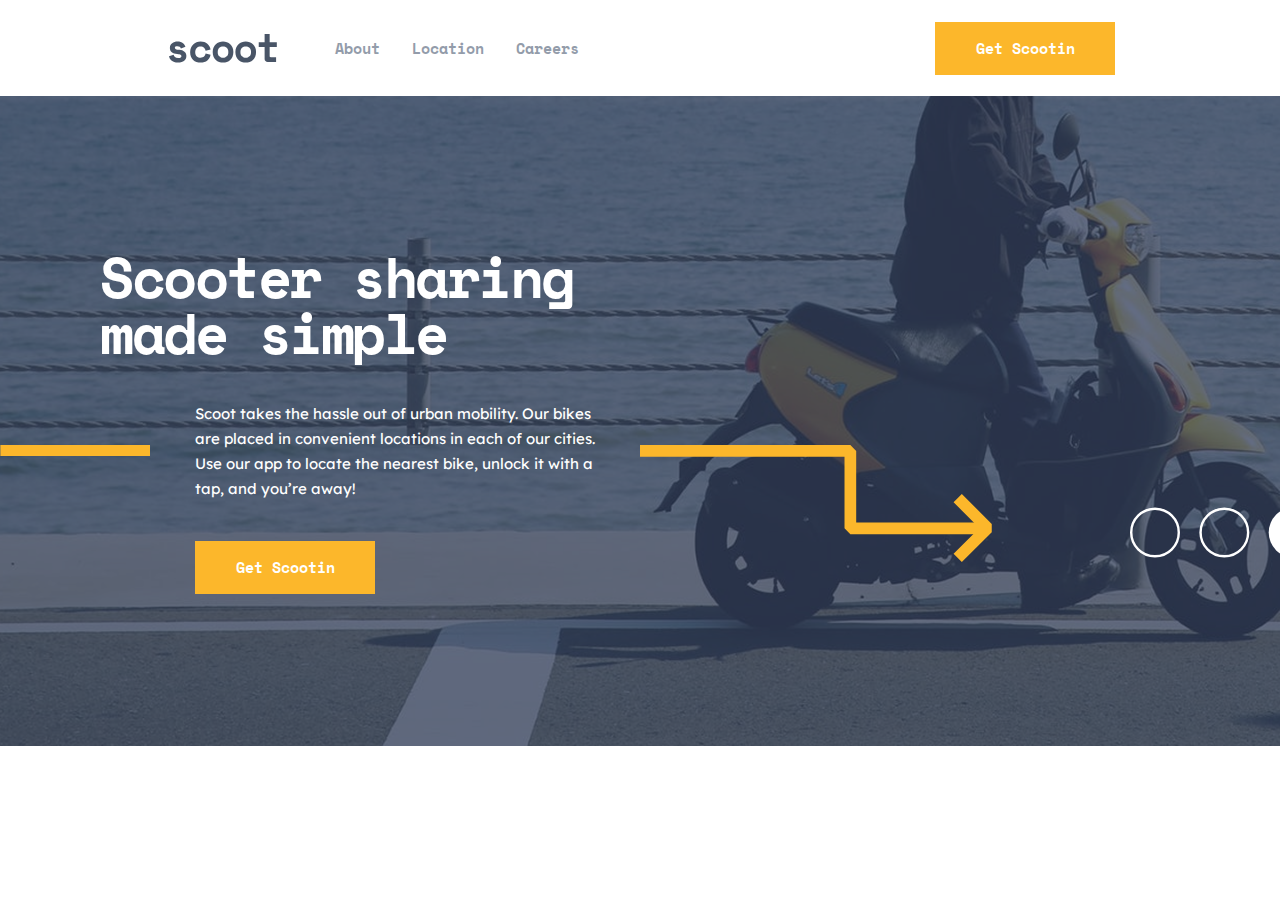
<file: index.html>
<!DOCTYPE html>
<html lang="en">
<head>
    <meta charset="UTF-8">
    <meta name="viewport" content="width=device-width, initial-scale=1.0">
    <title>Document</title>
    <link rel="stylesheet" href="/styles/style.css">
</head>
<body>
    <div class="main">
        <div class="header">
            <div class="header-left">
                <a href="index.html" class="header-title"><img src="/styles/SVGs/scoot (page title).svg" alt=""></a>
                <nav class="header-navigation">
                    <a href="about.html" class="nav-link" id="about-link">About</a>
                    <a href="location.html" class="nav-link" id="location-link">Location</a>
                    <a href="careers.html" class="nav-link" id="careers-link">Careers</a>
                </nav>
            </div>
            <div class="header-right">
                <button class="btn">Get Scootin</button>
            </div>
        </div>
        <div class="header-hidden">
            <div id="mySidenav" class="sidenav">
                    <a href="about.html" class="nav-link" id="about-link">About</a>
                    <a href="location.html" class="nav-link" id="location-link">Location</a>
                    <a href="careers.html" class="nav-link" id="careers-link">Careers</a>
                    
                    <div class="sidepanel-btn">Get Scootin</div>
              </div>
              <div id="bg-top"></div>
              <div id="bg"></div>
                <div class="header-hidden-left">
                    <button id="toggleBtn" class="toggle-btn" onclick="toggleNav(this)">
                        <div class="bar1"></div>
                        <div class="bar2"></div>
                        <div class="bar3"></div>
                    </button>
                </div>
                <div class="header-hidden-title">
                    <a href="index.html">
                        <img src="./styles/SVGs/scoot (title for mobile).svg" alt="">
                    </a>
                </div>
           </div>
    
    
        <div class="p1b1">
            <div class="p1b1-content">
                <div class="p1b1-txts">
                    <div class="p1b1-txt1">Scooter sharing made simple</div>
                    <div class="p1b1-txt-btn">
                        <div class="p1b1-txt2">Scoot takes the hassle out of urban mobility. Our bikes are placed in convenient locations in each of our cities. Use our app to locate the nearest bike, unlock it with a tap, and you’re away!</div>
                        <button class="btn">Get Scootin</button>
                    </div>
                </div>

                <div class="p1b1-img1">
                    <svg xmlns="http://www.w3.org/2000/svg" width="100%" height="100%" viewBox="0 0 203 15" fill="none">
                        <path d="M203 7.5H0.5" stroke="#FCB72B" stroke-width="15"/>
                    </svg>
                </div>
                <div class="p1b1-img2">
                    <svg width="100%" height="100%" viewBox="0 0 452 151" fill="none" xmlns="http://www.w3.org/2000/svg">
                        <path d="M407.952 145.444L446.378 107.018L407.952 68.5916" stroke="#FCB72B" stroke-width="15" stroke-linejoin="bevel"/>
                        <path d="M0 8H270.115V107.369H446.378" stroke="#FCB72B" stroke-width="15" stroke-linejoin="bevel"/>
                    </svg>
                </div>
                <div class="p1b1-img3">
                    <svg xmlns="http://www.w3.org/2000/svg" width="100%" height="100%" viewBox="0 0 186 64" fill="none">
                        <circle cx="31" cy="32" r="29.5" stroke="white" stroke-width="3"/>
                        <circle cx="117" cy="32" r="29.5" stroke="white" stroke-width="3"/>
                        <circle cx="203" cy="32" r="31" fill="white"/>
                    </svg>
                </div>
                <div class="img4tablet">
                    <img width="325" height="151" src="./styles/SVGs/twisted arrow (tablet).svg" alt="">
                </div>
                <div class="img4mobile">
                    <svg width="140" height="151" viewBox="0 0 140 151" fill="none" xmlns="http://www.w3.org/2000/svg">
                        <path d="M95.9517 145.444L134.378 107.018L95.9517 68.5916" stroke="#FCB72B" stroke-width="15" stroke-linejoin="bevel"/>
                        <path d="M-312 8H-41.8852V107.369H134.378" stroke="#FCB72B" stroke-width="15" stroke-linejoin="bevel"/>
                    </svg>
                </div>
                
            </div>
        </div>
        <div class="p1b2">
            <div class="p1b2-line">
                
            </div>
            <div class="p1b2-box-container">
                <div class="p1b2-box">
                    <div class="p1b2-icon-mobile"><img src="./styles/SVGs/p1b2 holding a mobile logo (mobile).svg" alt=""></div>
                    <div class="p1b2-icon"><img src="./styles/SVGs/p1b2 holding a mobile logo.svg" alt=""></div>
                    <div class="p1b2-txts">
                        <div class="p1b2-txt1">Locate with app</div>
                        <div class="p1b2-txt2">Use the app to find the nearest scooter to you. We are continuously placing scooters in the areas with most demand, so one should never be too far away. </div>
                    </div>
                </div>
                <div class="p1b2-box">
                    <div class="p1b2-icon-mobile"><img src="./styles/SVGs/scooter logo (mobile).svg" alt=""></div>
                    <div class="p1b2-icon"><img src="./styles/SVGs/scooter logo.svg" alt=""></div>
                    <div class="p1b2-txts">
                        <div class="p1b2-txt1">Pick your scooter</div>
                        <div class="p1b2-txt2">We show the most important info for the scooters closest to you. So you know how much charge they have left and can see roughly how much it will cost.</div>
                    </div>
                </div>
                <div class="p1b2-box">
                    <div class="p1b2-icon-mobile"><img src="./styles/SVGs/riding a scooter logo (mobile).svg" alt=""></div>
                    <div class="p1b2-icon"><img src="./styles/SVGs/riding a scooter logo.svg" alt=""></div>
                    <div class="p1b2-txts">
                        <div class="p1b2-txt1">Enjoy the ride</div>
                        <div class="p1b2-txt2">Scan the QR code and the bike will unlock. Retract the cable lock, put on a helmet, and you’re off! Always lock bikes away from walkways and accessibility ramps.</div>
                    </div>
                </div>
            </div>
            
            
        </div>
        <div class="p1b3">
            <div class="p1b3c1">
                <div class="p1b3c1-left">
                    <p class="p1b3-title">Easy to use riding telemetry</p>
                    <p class="p1b3-text">The Scoot app is available with riding telemetry. This means it can show you your average speed, how long you've been using the scooter, your traveling distance, and many more things all in an easy to use app.</p>
                    <div class="btn">Learn More</div>
                </div>
                <div class="p1b3c1-right">
                    <svg class="b3main-pic" width="100%" height="100%" viewBox="0 0 445 445" fill="none" xmlns="http://www.w3.org/2000/svg">
                        <defs>
                            <pattern id="backgroundImage" patternUnits="userSpaceOnUse" width="445" height="445">
                                <image href="./styles/images/pic1.png" x="0" y="0" width="445" height="445" />
                            </pattern>
                        </defs>
                        <circle cx="222.5" cy="222.5" r="222.5" fill="url(#backgroundImage)" />
                    </svg>
                    
                    <svg class="b3-circle1" width="100%" height="100%" viewBox="0 0 101 445" fill="none" xmlns="http://www.w3.org/2000/svg">
                        <circle cx="222.5" cy="222.5" r="222.5" fill="#E5ECF4" />
                    </svg>
                    
                    <svg class="b3-arrow1" width="100%" height="100%" viewBox="0 0 741 151" fill="none" xmlns="http://www.w3.org/2000/svg">
                        <g id="Group 32">
                            <path id="Path 4" d="M740.969 8H182.854V107.369H6.59113" stroke="#FCB72B" stroke-width="15"
                                stroke-linejoin="bevel" />
                            <g id="Group 13">
                                <path id="Path 3" d="M44.6394 145.639L6.21313 107.213L44.6394 68.7869" stroke="#FCB72B" stroke-width="15"
                                    stroke-linejoin="bevel" />
                            </g>
                        </g>
                    </svg>
                </div>
                <div class="p1b3c1-right-mobile">
                    <img class="b3main-pic-mobile" width="100%" height="100%" src="./styles/images/girl standing & holding mobile.png" alt="">
                    <div class="b3-arrow1-mobile">
                        <img src="./styles/SVGs/p1b3-arrow-1.svg" alt="">
                    </div>
                </div>
            </div>

            <div class="p1b3c1 flex-reverse">
                <div class="p1b3c1-left">
                    <p class="p1b3-title">Coming to a city near you</p>
                    <p class="p1b3-text">Scoot is available in 4 major cities so far. We’re expanding rapidly, so be sure to let us know if you want to see us in your hometown. We’re aiming to let our scooters loose on 23 cities over the coming year.</p>
                    <div class="btn">Learn More</div>
                </div>

                <div class="p1b3c1-right">
                    
                    <svg class="b3-circle1" width="100%" height="100%" viewBox="0 0 101 445" fill="none" xmlns="http://www.w3.org/2000/svg">
                        <circle cx="-121.5" cy="222.5" r="222.5" fill="#E5ECF4"/>
                        </svg>
                        
                        <svg class="b3-arrow2" width="100%" height="100%" viewBox="0 0 356 151" fill="none" xmlns="http://www.w3.org/2000/svg">
                            <path d="M-384.969 8H173.145V107.369H349.409" stroke="#FCB72B" stroke-width="15" stroke-linejoin="bevel"/>
                            <path d="M311.361 145.639L349.787 107.213L311.361 68.7869" stroke="#FCB72B" stroke-width="15" stroke-linejoin="bevel"/>
                            </svg>

                    <svg class="b3main-pic" width="100%" height="100%" viewBox="0 0 445 445" fill="none" xmlns="http://www.w3.org/2000/svg">
                        <defs>
                            <pattern id="backgroundImage2" patternUnits="userSpaceOnUse" width="445" height="445">
                                <image href="./styles/images/pic2.png" x="0" y="0" width="445" height="445" />
                            </pattern>
                        </defs>
                        <circle cx="222.5" cy="222.5" r="222.5" fill="url(#backgroundImage2)" />
                    </svg>
                </div>
                <div class="p1b3c1-right-mobile">
                    <img class="b3main-pic-mobile" width="100%" height="100%" src="./styles/images/city street, skyscrapers.png" alt="">
                    <div class="b3-arrow2-mobile">
                        <img src="./styles/SVGs/p1b3-arrow-2.svg" alt="">
                    </div>
                </div>
            </div>
            
            <div class="p1b3c1">
                <div class="p1b3c1-left">
                    <p class="p1b3-title">Zero hassle payments</p>
                    <p class="p1b3-text">Our payment is as easy as one two three. We accept most credit cards and debit cards. You can also link your PayPal account inside the app. Need to pay later? No worries! You can defer payment for up to a month.</p>
                    <div class="btn">Learn More</div>
                </div>

                <div class="p1b3c1-right">
                    <svg class="b3main-pic" width="100%" height="100%" viewBox="0 0 445 445" fill="none" xmlns="http://www.w3.org/2000/svg">
                        <defs>
                            <pattern id="backgroundImage3" patternUnits="userSpaceOnUse" width="445" height="445">
                                <image href="./styles/images/pic3.png" x="0" y="0" width="445" height="445" />
                            </pattern>
                        </defs>
                        <circle cx="222.5" cy="222.5" r="222.5" fill="url(#backgroundImage3)" />
                    </svg>
                    
                    <svg class="b3-circle1" width="100%" height="100%" viewBox="0 0 101 445" fill="none" xmlns="http://www.w3.org/2000/svg">
                        <circle cx="222.5" cy="222.5" r="222.5" fill="#E5ECF4" />
                    </svg>
                    
                    <svg class="b3-arrow3" width="100%" height="100%" viewBox="0 0 361 151" fill="none" xmlns="http://www.w3.org/2000/svg">
                        <path d="M740.969 8H182.854V107.369H6.59113" stroke="#FCB72B" stroke-width="15" stroke-linejoin="bevel" />
                        <path d="M44.6394 145.639L6.21313 107.213L44.6394 68.7869" stroke="#FCB72B" stroke-width="15"
                            stroke-linejoin="bevel" />
                    </svg>

                </div>
                <div class="p1b3c1-right-mobile">
                    <img class="b3main-pic-mobile" width="100%" height="100%" src="./styles/images/wallet.png" alt="">
                    <div class="b3-arrow3-mobile">
                        <img src="./styles/SVGs/p1b3-arrow-3.svg" alt="">
                    </div>
                </div>
            </div>
        </div>
        <div class="footer">
            <div class="footer-top">
                <div class="footer-ovals">
                    <div class="oval1"></div>
                    <div class="oval1"></div>
                    <div class="oval3"></div>

                </div>
                <div class="footer-top-txt">Sign up and Scoot off today</div>
                <div class="footer-top-links">
                    <div class="appstore">
                        <div class="apple-logo"><img width="100%" height="100%" src="/styles/SVGs/apple logo grey.svg" alt=""></div>
                        <div class="appstore-txts">
                            <div class="appstore-txt1">Available on the</div>
                            <div class="appstore-txt2">AppStore</div>
                        </div>
                    </div>
                    <div class="playstore">
                        <div class="playstore-logo"><img width="100%" height="100%" src="./styles/SVGs/playstore logo grey.svg" alt=""></div>
                        <div class="appstore-txts">
                            <div class="appstore-txt1">Get it on</div>
                            <div class="appstore-txt2">GooglePlay</div>
                        </div>
                    </div>
                </div>
            </div>
            <div class="footer-bottom">
                <div class="footer-left">
                    <a href="index.html" class="footer-title"><img src="./styles/SVGs/footer title- scoot white.svg   " alt=""></a>
                    <nav class="footer-navigation">
                        <a href="about.html" class="footer-link" id="footer-about-link">About</a>
                        <a href="location.html" class="footer-link" id="footer-location-link">Location</a>
                        <a href="careers.html" class="footer-link" id="footer-careers-link">Careers</a>
                    </nav>
                </div>
                <div class="footer-right">
                    <a href="https://www.facebook.com/" class="fb" target="_blank">
                        <svg width="24" height="24" viewBox="0 0 24 24" fill="none" xmlns="http://www.w3.org/2000/svg">
                            <path id="Path" d="M22.675 0H1.325C0.593 0 0 0.593 0 1.325V22.676C0 23.407 0.593 24 1.325 24H12.82V14.706H9.692V11.084H12.82V8.413C12.82 5.313 14.713 3.625 17.479 3.625C18.804 3.625 19.942 3.724 20.274 3.768V7.008L18.356 7.009C16.852 7.009 16.561 7.724 16.561 8.772V11.085H20.148L19.681 14.707H16.561V24H22.677C23.407 24 24 23.407 24 22.675V1.325C24 0.593 23.407 0 22.675 0Z" fill="#FCB72B"/>
                        </svg>
                    </a>
                    <a href="https://x.com/" class="twt" target="_blank">
                        <svg width="24" height="20" viewBox="0 0 24 20" fill="none" xmlns="http://www.w3.org/2000/svg">
                            <path id="Path" d="M24 2.55699C23.117 2.94899 22.168 3.21299 21.172 3.33199C22.189 2.72299 22.97 1.75799 23.337 0.607986C22.386 1.17199 21.332 1.58199 20.21 1.80299C19.313 0.845986 18.032 0.247986 16.616 0.247986C13.437 0.247986 11.101 3.21399 11.819 6.29299C7.728 6.08799 4.1 4.12799 1.671 1.14899C0.381 3.36199 1.002 6.25699 3.194 7.72299C2.388 7.69699 1.628 7.47599 0.965 7.10699C0.911 9.38799 2.546 11.522 4.914 11.997C4.221 12.185 3.462 12.229 2.69 12.081C3.316 14.037 5.134 15.46 7.29 15.5C5.22 17.123 2.612 17.848 0 17.54C2.179 18.937 4.768 19.752 7.548 19.752C16.69 19.752 21.855 12.031 21.543 5.10599C22.505 4.41099 23.34 3.54399 24 2.55699Z" fill="#FCB72B"/>
                        </svg>  
                    </a>
                    <a href="https://www.instagram.com/" class="ig" target="_blank">
                        <svg width="24" height="24" viewBox="0 0 24 24" fill="none" xmlns="http://www.w3.org/2000/svg">
                            <path id="Shape" fill-rule="evenodd" clip-rule="evenodd" d="M12 0C8.741 0 8.333 0.014 7.053 0.072C2.695 0.272 0.273 2.69 0.073 7.052C0.014 8.333 0 8.741 0 12C0 15.259 0.014 15.668 0.072 16.948C0.272 21.306 2.69 23.728 7.052 23.928C8.333 23.986 8.741 24 12 24C15.259 24 15.668 23.986 16.948 23.928C21.302 23.728 23.73 21.31 23.927 16.948C23.986 15.668 24 15.259 24 12C24 8.741 23.986 8.333 23.928 7.053C23.732 2.699 21.311 0.273 16.949 0.073C15.668 0.014 15.259 0 12 0ZM12 2.163C15.204 2.163 15.584 2.175 16.85 2.233C20.102 2.381 21.621 3.924 21.769 7.152C21.827 8.417 21.838 8.797 21.838 12.001C21.838 15.206 21.826 15.585 21.769 16.85C21.62 20.075 20.105 21.621 16.85 21.769C15.584 21.827 15.206 21.839 12 21.839C8.796 21.839 8.416 21.827 7.151 21.769C3.891 21.62 2.38 20.07 2.232 16.849C2.174 15.584 2.162 15.205 2.162 12C2.162 8.796 2.175 8.417 2.232 7.151C2.381 3.924 3.896 2.38 7.151 2.232C8.417 2.175 8.796 2.163 12 2.163ZM5.838 12C5.838 8.597 8.597 5.838 12 5.838C15.403 5.838 18.162 8.597 18.162 12C18.162 15.404 15.403 18.163 12 18.163C8.597 18.163 5.838 15.403 5.838 12ZM12 16C9.791 16 8 14.21 8 12C8 9.791 9.791 8 12 8C14.209 8 16 9.791 16 12C16 14.21 14.209 16 12 16ZM16.965 5.595C16.965 4.8 17.61 4.155 18.406 4.155C19.201 4.155 19.845 4.8 19.845 5.595C19.845 6.39 19.201 7.035 18.406 7.035C17.61 7.035 16.965 6.39 16.965 5.595Z" fill="#FCB72B"/>
                        </svg>
                    </a>
                </div>
            </div>
        </div>
    </div>
    <script src="./script.js"></script>
</body>
</html>
</file>
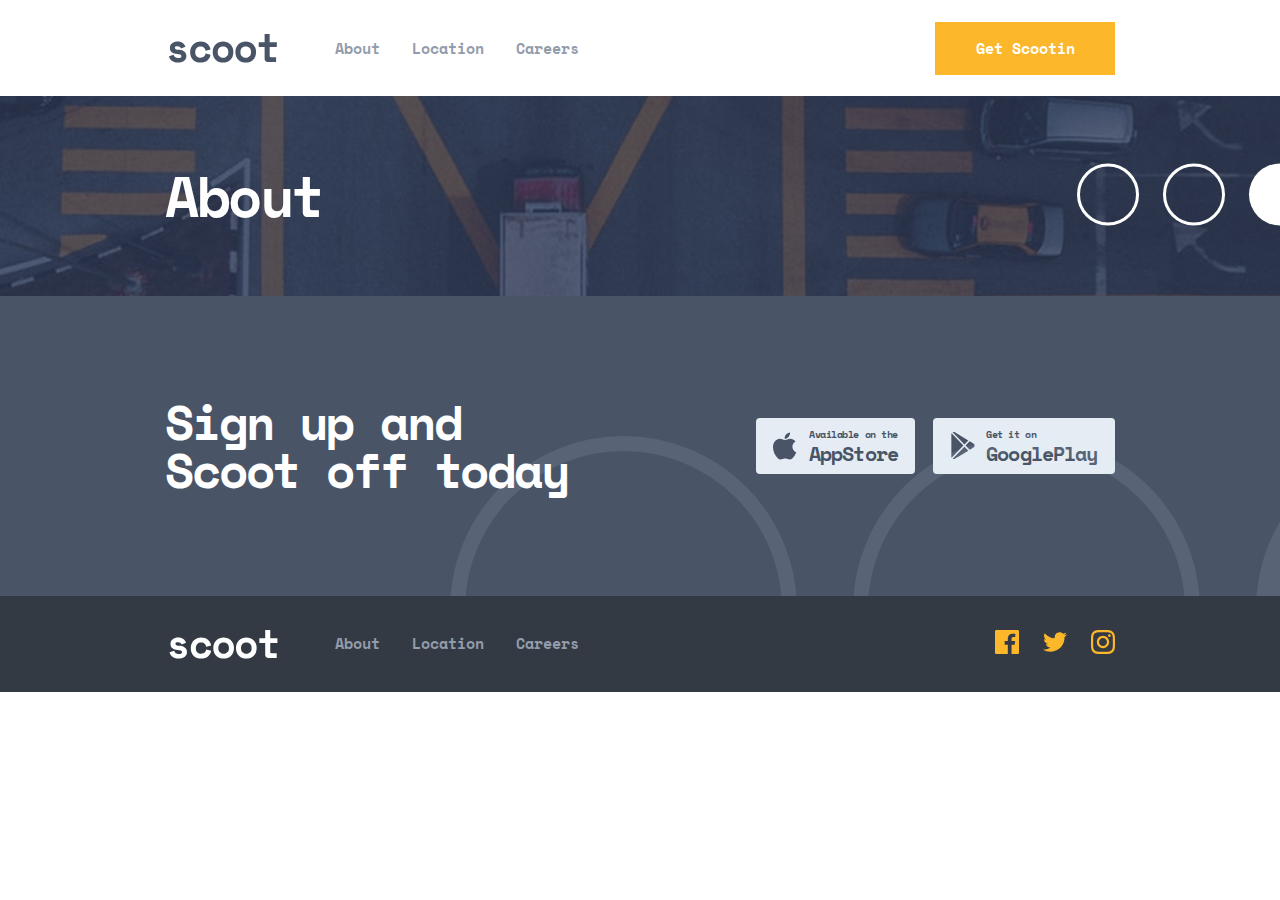
<file: About.html>
<!DOCTYPE html>
<html lang="en">
<head>
    <meta charset="UTF-8">
    <meta name="viewport" content="width=device-width, initial-scale=1.0">
    <title>About</title>
    <link rel="stylesheet" href="/styles/About.css">
</head>
<body>
    <div class="container">
        <div class="header">
            <div class="header-left">
                <a href="index.html" class="header-title"><img src="./styles/SVGs/scoot (page title).svg" alt=""></a>
                <div class="header-navigation">
                    <a href="About.html">About</a>
                    <a href="Location.html">Location</a>
                    <a href="Careers.html">Careers</a>
                </div>
            </div>
            <div class="header-right">
                <button class="btn">Get Scootin</button>
            </div>
        </div>
        <div class="page-title-box">
            <div class="page-title-content">
                <div class="page-title">About</div>
                <div class="page-title-img"><img src="./styles/SVGs/3 ovals for page titles .svg" alt=""></div>
            </div>
        </div>

        <div class="footer">
            <div class="footer-top">
                <div class="footer-ovals">
                    <div class="oval1"></div>
                    <div class="oval1"></div>
                    <div class="oval3"></div>

                </div>
                <div class="footer-top-txt">Sign up and Scoot off today</div>
                <div class="footer-top-links">
                    <div class="appstore">
                        <div class="apple-logo"><img width="100%" height="100%" src="/styles/SVGs/apple logo grey.svg" alt=""></div>
                        <div class="appstore-txts">
                            <div class="appstore-txt1">Available on the</div>
                            <div class="appstore-txt2">AppStore</div>
                        </div>
                    </div>
                    <div class="playstore">
                        <div class="playstore-logo"><img width="100%" height="100%" src="./styles/SVGs/playstore logo grey.svg" alt=""></div>
                        <div class="appstore-txts">
                            <div class="appstore-txt1">Get it on</div>
                            <div class="appstore-txt2">GooglePlay</div>
                        </div>
                    </div>
                </div>
            </div>
            <div class="footer-bottom">
                <div class="footer-left">
                    <a href="index.html" class="footer-title"><img src="./styles/SVGs/footer title- scoot white.svg   " alt=""></a>
                    <div class="footer-navigation">
                        <a href="About.html">About</a>
                        <a href="Location.html">Location</a>
                        <a href="Careers.html">Careers</a>
                    </div>
                </div>
                <div class="footer-right">
                    <svg xmlns="http://www.w3.org/2000/svg" width="120" height="24" viewBox="0 0 120 24" fill="none">
                        <path d="M22.675 0H1.325C0.593 0 0 0.593 0 1.325V22.676C0 23.407 0.593 24 1.325 24H12.82V14.706H9.692V11.084H12.82V8.413C12.82 5.313 14.713 3.625 17.479 3.625C18.804 3.625 19.942 3.724 20.274 3.768V7.008L18.356 7.009C16.852 7.009 16.561 7.724 16.561 8.772V11.085H20.148L19.681 14.707H16.561V24H22.677C23.407 24 24 23.407 24 22.675V1.325C24 0.593 23.407 0 22.675 0Z" fill="#FCB72B"/>
                        <path fill-rule="evenodd" clip-rule="evenodd" d="M108 0C104.741 0 104.333 0.014 103.053 0.072C98.695 0.272 96.273 2.69 96.073 7.052C96.014 8.333 96 8.741 96 12C96 15.259 96.014 15.668 96.072 16.948C96.272 21.306 98.69 23.728 103.052 23.928C104.333 23.986 104.741 24 108 24C111.259 24 111.668 23.986 112.948 23.928C117.302 23.728 119.73 21.31 119.927 16.948C119.986 15.668 120 15.259 120 12C120 8.741 119.986 8.333 119.928 7.053C119.732 2.699 117.311 0.273 112.949 0.073C111.668 0.014 111.259 0 108 0ZM108 2.163C111.204 2.163 111.584 2.175 112.85 2.233C116.102 2.381 117.621 3.924 117.769 7.152C117.827 8.417 117.838 8.797 117.838 12.001C117.838 15.206 117.826 15.585 117.769 16.85C117.62 20.075 116.105 21.621 112.85 21.769C111.584 21.827 111.206 21.839 108 21.839C104.796 21.839 104.416 21.827 103.151 21.769C99.891 21.62 98.38 20.07 98.232 16.849C98.174 15.584 98.162 15.205 98.162 12C98.162 8.796 98.175 8.417 98.232 7.151C98.381 3.924 99.896 2.38 103.151 2.232C104.417 2.175 104.796 2.163 108 2.163ZM101.838 12C101.838 8.597 104.597 5.838 108 5.838C111.403 5.838 114.162 8.597 114.162 12C114.162 15.404 111.403 18.163 108 18.163C104.597 18.163 101.838 15.403 101.838 12ZM108 16C105.791 16 104 14.21 104 12C104 9.791 105.791 8 108 8C110.209 8 112 9.791 112 12C112 14.21 110.209 16 108 16ZM112.965 5.595C112.965 4.8 113.61 4.155 114.406 4.155C115.201 4.155 115.845 4.8 115.845 5.595C115.845 6.39 115.201 7.035 114.406 7.035C113.61 7.035 112.965 6.39 112.965 5.595Z" fill="#FCB72B"/>
                        <path d="M72 4.557C71.117 4.949 70.168 5.213 69.172 5.332C70.189 4.723 70.97 3.758 71.337 2.608C70.386 3.172 69.332 3.582 68.21 3.803C67.313 2.846 66.032 2.248 64.616 2.248C61.437 2.248 59.101 5.214 59.819 8.293C55.728 8.088 52.1 6.128 49.671 3.149C48.381 5.362 49.002 8.257 51.194 9.723C50.388 9.697 49.628 9.476 48.965 9.107C48.911 11.388 50.546 13.522 52.914 13.997C52.221 14.185 51.462 14.229 50.69 14.081C51.316 16.037 53.134 17.46 55.29 17.5C53.22 19.123 50.612 19.848 48 19.54C50.179 20.937 52.768 21.752 55.548 21.752C64.69 21.752 69.855 14.031 69.543 7.106C70.505 6.411 71.34 5.544 72 4.557Z" fill="#FCB72B"/>
                      </svg>
                </div>
            </div>
        </div>
    </div>
</body>
</html>
</file>
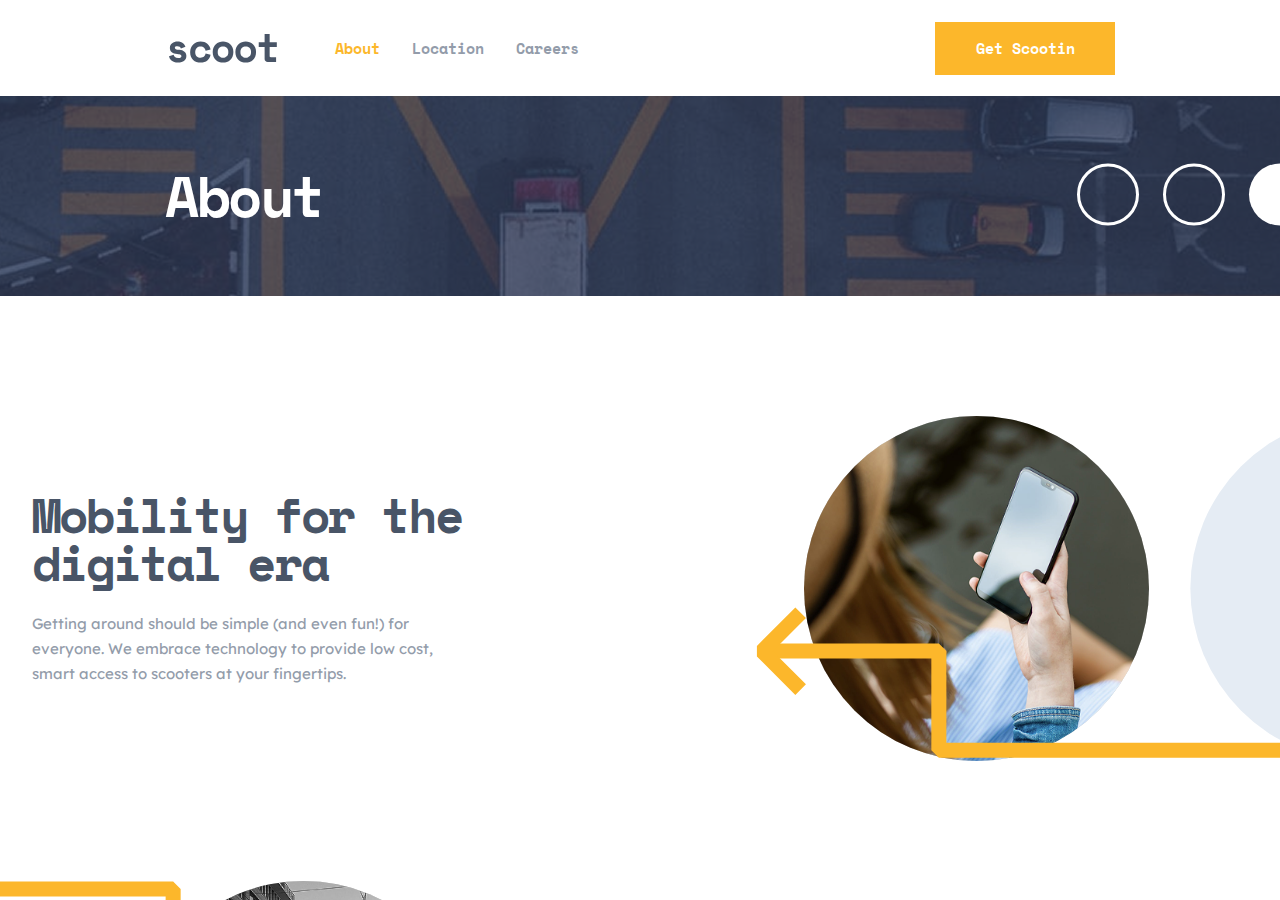
<file: about.html>
<!DOCTYPE html>
<html lang="en">
<head>
    <meta charset="UTF-8">
    <meta name="viewport" content="width=device-width, initial-scale=1.0">
    <title>About</title>
    <link rel="stylesheet" href="/styles/about.css">
</head>
<body>
    <div class="container">
        <div class="header">
            <div class="header-left">
                <a href="index.html" class="header-title"><img src="./styles/SVGs/scoot (page title).svg" alt=""></a>
                <nav class="header-navigation">
                    <a href="about.html" class="nav-link" id="about-link">About</a>
                    <a href="location.html" class="nav-link" id="location-link">Location</a>
                    <a href="careers.html" class="nav-link" id="careers-link">Careers</a>
                </nav>
            </div>
            <div class="header-right">
                <button class="btn">Get Scootin</button>
            </div>
        </div>
        <div class="header-hidden">
            <div id="mySidenav" class="sidenav">
                    <a href="about.html" class="nav-link" id="about-link">About</a>
                    <a href="location.html" class="nav-link" id="location-link">Location</a>
                    <a href="careers.html" class="nav-link" id="careers-link">Careers</a>
                    
                    <div class="sidepanel-btn">Get Scootin</div>
              </div>
              <div id="bg-top"></div>
              <div id="bg"></div>
                <div class="header-hidden-left">
                    <button id="toggleBtn" class="toggle-btn" onclick="toggleNav(this)">
                        <div class="bar1"></div>
                        <div class="bar2"></div>
                        <div class="bar3"></div>
                    </button>
                </div>
                <div class="header-hidden-title">
                    <a href="index.html">
                        <img src="./styles/SVGs/scoot (title for mobile).svg" alt="">
                    </a>
                </div>
           </div>

        <div class="page-title-box">
            <div class="page-title-content">
                <div class="page-title">About</div>
                <div class="page-title-img"><img src="./styles/SVGs/3 ovals for page titles .svg" alt=""></div>
            </div>
        </div>
        <div class="p2b1">
            <div class="p2b1-container">
                <div class="p2b1-txts">
                    <div class="p2b1-h1">Mobility for the digital era</div>
                    <div class="p2b1-h2">Getting around should be simple (and even fun!) for everyone. We embrace technology to provide low cost, smart access to scooters at your fingertips.</div>
                </div>
                <div class="p2b1-design">
                    <div class="p2b1-ovals">
                        <div class="p2b1-pic"><img class="p2b1-pic" src="./styles/images/girl holding mobile p2b1.png" alt=""></div>
                            <svg class="p2b1-half-oval" width="100%" height="100%" viewBox="0 0 101 445" fill="none" xmlns="http://www.w3.org/2000/svg">
                                <circle cx="222.5" cy="222.5" r="222.5" fill="#E5ECF4"/>
                            </svg>                            
                    </div>
                    <div class="p2b1-arrow1"></div>
                    <div class="p2b1-arrow1-mobile"></div>
                </div>
            </div>
            <div class="p2b1-container flex-reverse">
                <div class="p2b1-txts">
                    <div class="p2b1-h1">Better urban living</div>
                    <div class="p2b1-h2">We’re helping connect cities and bring people closer together. Our scooters are also fully-electric and we offset the minimal carbon footprint for each ride.</div>
                </div>
                <div class="p2b1-design revers">
                    <div class="p2b1-ovals reverse">
                        <div class="p2b1-pic"><img class="p2b1-pic" src="./styles/images/p2b1 (2).png" alt=""></div>
                            <svg class="p2b1-half-oval reversed" width="100%" height="100%" viewBox="0 0 101 445" fill="none" xmlns="http://www.w3.org/2000/svg">
                                <circle cx="222.5" cy="222.5" r="222.5" fill="#E5ECF4"/>
                            </svg>                            
                    </div>
                    <div class="p2b1-arrow2"></div>
                        
                </div>
            </div>
        </div>
        
        <div class="our3">
            <div class="our3-title">Our values</div>
            <div class="our3-container">
                <div class="our1">
                    <div class="our1-img">
                        <div class="our1-oval-img1"></div>
                        <div class="our1-oval-num">
                            <div class="our1-h1">01</div>
                        </div>
                    </div>
                    <div class="our1-txts">
                        <div class="our1-h1">Our tech</div>
                        <div class="our1-p">We’re using cutting edge technology to drive accessible urban transportation forward. Our fully electric scooters are a joy to ride!</div>
                    </div>
                </div>
                <div class="our1">
                    <div class="our1-img">
                        <div class="our1-oval-img2"></div>
                        <div class="our1-oval-num">
                            <div class="our1-h1">02</div>
                        </div>
                    </div>
                    <div class="our1-txts">
                        <div class="our1-h1">Our integrity</div>
                        <div class="our1-p">We are fully committed to deliver a great yet safe, sustainable micro-mobility experience in every city we serve.</div>
                    </div>
                </div>
                <div class="our1">
                    <div class="our1-img">
                        <div class="our1-oval-img3"></div>
                        <div class="our1-oval-num">
                            <div class="our1-h1">03</div>
                        </div>
                    </div>
                    <div class="our1-txts">
                        <div class="our1-h1">Our community</div>
                        <div class="our1-p">We support every community we serve. All workers are paid a living wage based on their location and are Scoot employees.</div>
                    </div>
                </div>
            </div>
        </div>

        <div class="faqs">
            <div class="faqs-title">FAQs</div>
            <div class="faq">
                <div class="faq-title">How it works</div>
                <div class="accordion-container">
                    <div class="accordion">
                        <div class="accordion-title-bar">
                            <div class="accordion-title">How do I download the app?</div>
                            <img class="accordion-icon" src="./styles/SVGs/down arrow yellow.svg" alt="">
                        </div>
                        <div class="accordion-content-wrapper">
                            <div class="accordion-content">To download the Scoot app, you can search “Scoot” in both the App and Google Play stores. An even simpler way to do it would be to click the relevant link at the bottom of this page and you’ll be re-directed to the correct page.</div>
                        </div>
                    </div>

                    <div class="accordion">
                        <div class="accordion-title-bar">
                            <div class="accordion-title">Can I find a nearby Scoots?</div>
                            <img class="accordion-icon" src="./styles/SVGs/down arrow yellow.svg" alt="">
                        </div>
                        <div class="accordion-content-wrapper">
                            <div class="accordion-content">To download the Scoot app, you can search “Scoot” in both the App and Google Play stores. An even simpler way to do it would be to click the relevant link at the bottom of this page and you’ll be re-directed to the correct page.</div>
                        </div>
                    </div>

                    <div class="accordion">
                        <div class="accordion-title-bar">
                            <div class="accordion-title">Do I need a license to ride?</div>
                            <img class="accordion-icon" src="./styles/SVGs/down arrow yellow.svg" alt="">
                        </div>
                        <div class="accordion-content-wrapper">
                            <div class="accordion-content">To download the Scoot app, you can search “Scoot” in both the App and Google Play stores. An even simpler way to do it would be to click the relevant link at the bottom of this page and you’ll be re-directed to the correct page.</div>
                        </div>
                    </div>
                </div>
            </div>
            <div class="faq">
                <div class="faq-title">Safe driving</div>
                <div class="accordion-container">
                    <div class="accordion">
                        <div class="accordion-title-bar">
                            <div class="accordion-title">Should I wear a helmet?</div>
                            <img class="accordion-icon" src="./styles/SVGs/down arrow yellow.svg" alt="">
                        </div>
                        <div class="accordion-content-wrapper">
                            <div class="accordion-content">Yes, please do! All cities have different laws. But we strongly strongly strongly recommend always wearing a helmet regardless of the local laws. We like you and we want you to be as safe as possible while Scooting.</div>
                        </div>
                    </div>
                    <div class="accordion">
                        <div class="accordion-title-bar">
                            <div class="accordion-title">How about the rules & regulations?</div>
                            <img class="accordion-icon" src="./styles/SVGs/down arrow yellow.svg" alt="">
                        </div>
                        <div class="accordion-content-wrapper">
                            <div class="accordion-content">To download the Scoot app, you can search “Scoot” in both the App and Google Play stores. An even simpler way to do it would be to click the relevant link at the bottom of this page and you’ll be re-directed to the correct page.</div>
                        </div>
                    </div>
                    <div class="accordion">
                        <div class="accordion-title-bar">
                            <div class="accordion-title">What if I damage my Scoot?</div>
                            <img class="accordion-icon" src="./styles/SVGs/down arrow yellow.svg" alt="">
                        </div>
                        <div class="accordion-content-wrapper">
                            <div class="accordion-content">To download the Scoot app, you can search “Scoot” in both the App and Google Play stores. An even simpler way to do it would be to click the relevant link at the bottom of this page and you’ll be re-directed to the correct page.</div>
                        </div>
                    </div>
                </div>
            </div>
        </div>

        <div class="footer">
            <div class="footer-top">
                <div class="footer-ovals">
                    <div class="oval1"></div>
                    <div class="oval1"></div>
                    <div class="oval3"></div>

                </div>
                <div class="footer-top-txt">Sign up and Scoot off today</div>
                <div class="footer-top-links">
                    <div class="appstore">
                        <div class="apple-logo"><img width="100%" height="100%" src="/styles/SVGs/apple logo grey.svg" alt=""></div>
                        <div class="appstore-txts">
                            <div class="appstore-txt1">Available on the</div>
                            <div class="appstore-txt2">AppStore</div>
                        </div>
                    </div>
                    <div class="playstore">
                        <div class="playstore-logo"><img width="100%" height="100%" src="./styles/SVGs/playstore logo grey.svg" alt=""></div>
                        <div class="appstore-txts">
                            <div class="appstore-txt1">Get it on</div>
                            <div class="appstore-txt2">GooglePlay</div>
                        </div>
                    </div>
                </div>
            </div>
            <div class="footer-bottom">
                <div class="footer-left">
                    <a href="index.html" class="footer-title"><img src="./styles/SVGs/footer title- scoot white.svg   " alt=""></a>
                    <nav class="footer-navigation">
                        <a href="about.html" class="footer-link" id="footer-about-link">About</a>
                        <a href="location.html" class="footer-link" id="footer-location-link">Location</a>
                        <a href="careers.html" class="footer-link" id="footer-careers-link">Careers</a>
                    </nav>
                </div>
                <div class="footer-right">
                    <a href="https://www.facebook.com/" class="fb" target="_blank">
                        <svg width="24" height="24" viewBox="0 0 24 24" fill="none" xmlns="http://www.w3.org/2000/svg">
                            <path id="Path" d="M22.675 0H1.325C0.593 0 0 0.593 0 1.325V22.676C0 23.407 0.593 24 1.325 24H12.82V14.706H9.692V11.084H12.82V8.413C12.82 5.313 14.713 3.625 17.479 3.625C18.804 3.625 19.942 3.724 20.274 3.768V7.008L18.356 7.009C16.852 7.009 16.561 7.724 16.561 8.772V11.085H20.148L19.681 14.707H16.561V24H22.677C23.407 24 24 23.407 24 22.675V1.325C24 0.593 23.407 0 22.675 0Z" fill="#FCB72B"/>
                        </svg>
                    </a>
                    <a href="https://x.com/" class="twt" target="_blank">
                        <svg width="24" height="20" viewBox="0 0 24 20" fill="none" xmlns="http://www.w3.org/2000/svg">
                            <path id="Path" d="M24 2.55699C23.117 2.94899 22.168 3.21299 21.172 3.33199C22.189 2.72299 22.97 1.75799 23.337 0.607986C22.386 1.17199 21.332 1.58199 20.21 1.80299C19.313 0.845986 18.032 0.247986 16.616 0.247986C13.437 0.247986 11.101 3.21399 11.819 6.29299C7.728 6.08799 4.1 4.12799 1.671 1.14899C0.381 3.36199 1.002 6.25699 3.194 7.72299C2.388 7.69699 1.628 7.47599 0.965 7.10699C0.911 9.38799 2.546 11.522 4.914 11.997C4.221 12.185 3.462 12.229 2.69 12.081C3.316 14.037 5.134 15.46 7.29 15.5C5.22 17.123 2.612 17.848 0 17.54C2.179 18.937 4.768 19.752 7.548 19.752C16.69 19.752 21.855 12.031 21.543 5.10599C22.505 4.41099 23.34 3.54399 24 2.55699Z" fill="#FCB72B"/>
                        </svg>  
                    </a>
                    <a href="https://www.instagram.com/" class="ig" target="_blank">
                        <svg width="24" height="24" viewBox="0 0 24 24" fill="none" xmlns="http://www.w3.org/2000/svg">
                            <path id="Shape" fill-rule="evenodd" clip-rule="evenodd" d="M12 0C8.741 0 8.333 0.014 7.053 0.072C2.695 0.272 0.273 2.69 0.073 7.052C0.014 8.333 0 8.741 0 12C0 15.259 0.014 15.668 0.072 16.948C0.272 21.306 2.69 23.728 7.052 23.928C8.333 23.986 8.741 24 12 24C15.259 24 15.668 23.986 16.948 23.928C21.302 23.728 23.73 21.31 23.927 16.948C23.986 15.668 24 15.259 24 12C24 8.741 23.986 8.333 23.928 7.053C23.732 2.699 21.311 0.273 16.949 0.073C15.668 0.014 15.259 0 12 0ZM12 2.163C15.204 2.163 15.584 2.175 16.85 2.233C20.102 2.381 21.621 3.924 21.769 7.152C21.827 8.417 21.838 8.797 21.838 12.001C21.838 15.206 21.826 15.585 21.769 16.85C21.62 20.075 20.105 21.621 16.85 21.769C15.584 21.827 15.206 21.839 12 21.839C8.796 21.839 8.416 21.827 7.151 21.769C3.891 21.62 2.38 20.07 2.232 16.849C2.174 15.584 2.162 15.205 2.162 12C2.162 8.796 2.175 8.417 2.232 7.151C2.381 3.924 3.896 2.38 7.151 2.232C8.417 2.175 8.796 2.163 12 2.163ZM5.838 12C5.838 8.597 8.597 5.838 12 5.838C15.403 5.838 18.162 8.597 18.162 12C18.162 15.404 15.403 18.163 12 18.163C8.597 18.163 5.838 15.403 5.838 12ZM12 16C9.791 16 8 14.21 8 12C8 9.791 9.791 8 12 8C14.209 8 16 9.791 16 12C16 14.21 14.209 16 12 16ZM16.965 5.595C16.965 4.8 17.61 4.155 18.406 4.155C19.201 4.155 19.845 4.8 19.845 5.595C19.845 6.39 19.201 7.035 18.406 7.035C17.61 7.035 16.965 6.39 16.965 5.595Z" fill="#FCB72B"/>
                        </svg>
                    </a>
                </div>

            </div>
        </div>
    </div>
    <script src="./script.js"></script>
</body>
</html>
</file>
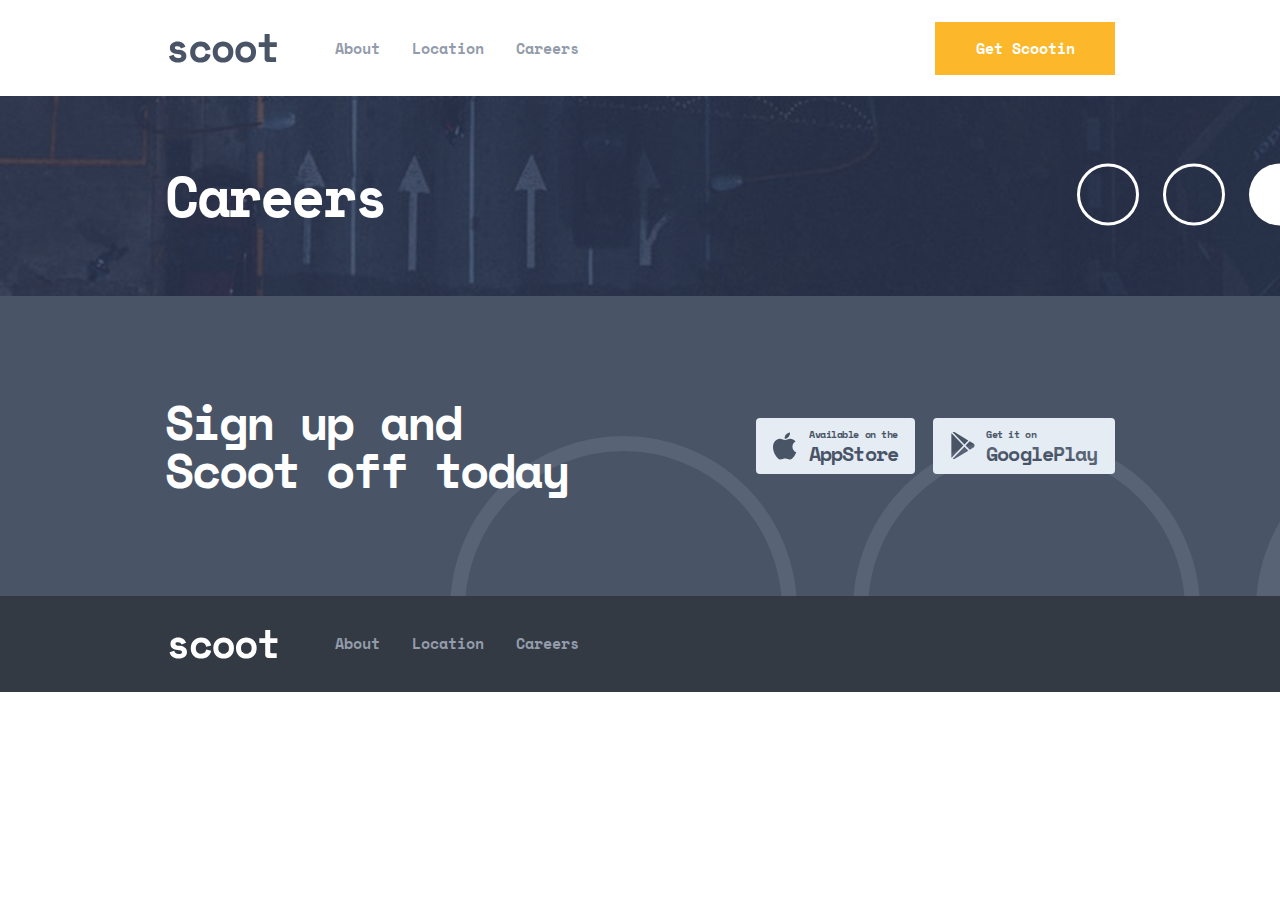
<file: Careers.html>
<!DOCTYPE html>
<html lang="en">
<head>
    <meta charset="UTF-8">
    <meta name="viewport" content="width=device-width, initial-scale=1.0">
    <title>Careers</title>
    <link rel="stylesheet" href="">
    <link rel="stylesheet" href="./styles/Careers.css">
</head>
<body>
    <div class="container">
        <div class="header">
            <div class="header-left">
                <a href="index.html" class="header-title"><img src="/styles/SVGs/scoot (page title).svg" alt=""></a>
                <div class="header-navigation">
                    <a href="About.html">About</a>
                    <a href="Location.html">Location</a>
                    <a href="Careers.html">Careers</a>
                </div>
            </div>
            <div class="header-right">
                <button class="btn">Get Scootin</button>
            </div>
        </div>
        <div class="page-title-box">
            <div class="page-title-content">
                <div class="page-title">Careers</div>
                <div class="page-title-img"><img src="./styles/SVGs/3 ovals for page titles .svg" alt=""></div>
            </div>
        </div>
        <div class="footer">
            <div class="footer-top">
                <div class="footer-ovals">
                    <div class="oval1"></div>
                    <div class="oval1"></div>
                    <div class="oval3"></div>

                </div>
                <div class="footer-top-txt">Sign up and Scoot off today</div>
                <div class="footer-top-links">
                    <div class="appstore">
                        <div class="apple-logo"><img width="100%" height="100%" src="/styles/SVGs/apple logo grey.svg" alt=""></div>
                        <div class="appstore-txts">
                            <div class="appstore-txt1">Available on the</div>
                            <div class="appstore-txt2">AppStore</div>
                        </div>
                    </div>
                    <div class="playstore">
                        <div class="playstore-logo"><img width="100%" height="100%" src="./styles/SVGs/playstore logo grey.svg" alt=""></div>
                        <div class="appstore-txts">
                            <div class="appstore-txt1">Get it on</div>
                            <div class="appstore-txt2">GooglePlay</div>
                        </div>
                    </div>
                </div>
            </div>
            <div class="footer-bottom">
                <div class="footer-left">
                    <a href="index.html" class="footer-title"><img src="./styles/SVGs/footer title- scoot white.svg   " alt=""></a>
                    <div class="footer-navigation">
                        <a href="About.html">About</a>
                        <a href="Location.html">Location</a>
                        <a href="Careers.html">Careers</a>
                    </div>
                </div>
                <div class="footer-right">
                    <div class="fb">
                        
                    </div>
                </div>
            </div>
        </div>
    </div>
</body>
</html>
</file>
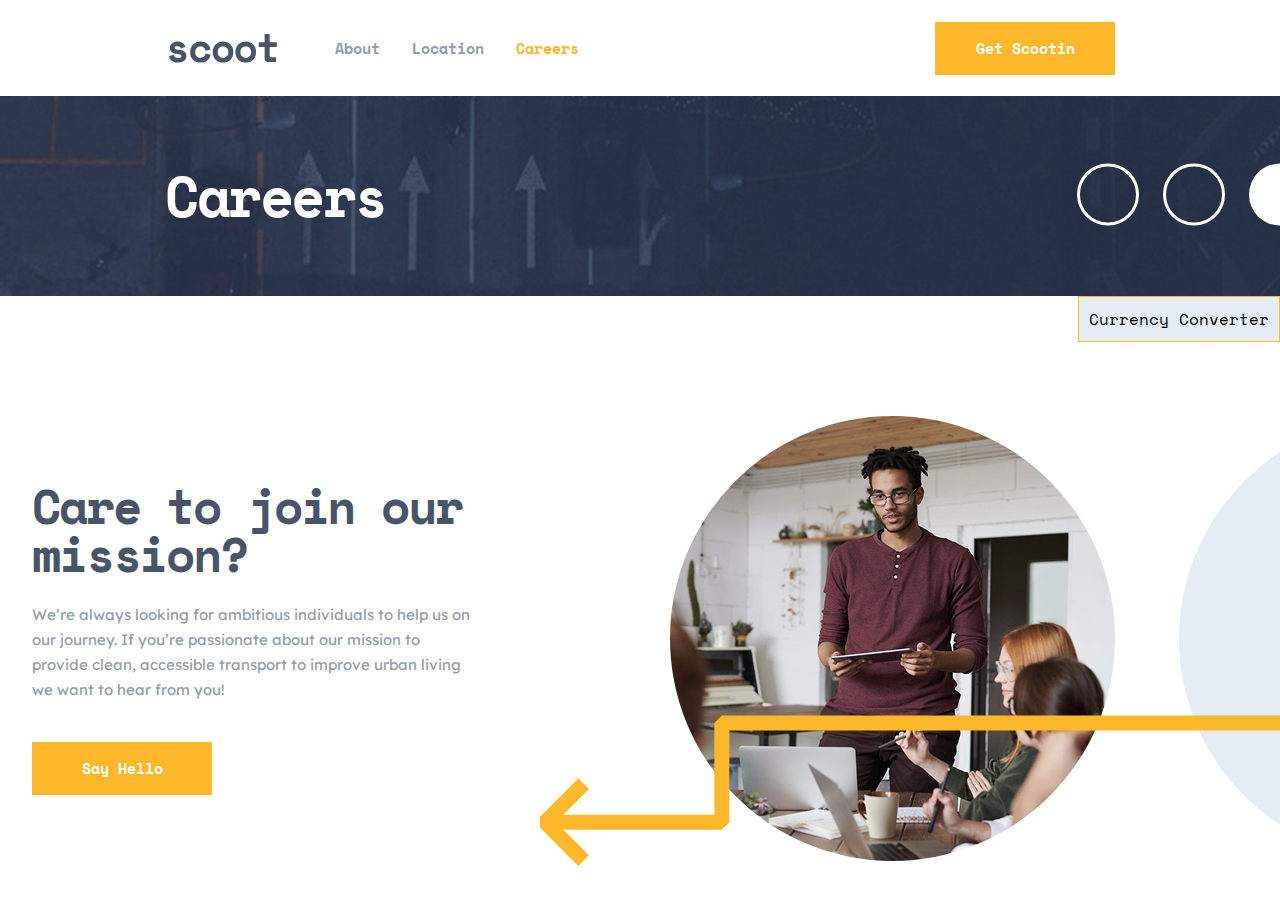
<file: careers.html>
<!DOCTYPE html>
<html lang="en">

<head>
    <meta charset="UTF-8">
    <meta name="viewport" content="width=device-width, initial-scale=1.0">
    <title>Careers</title>
    <link rel="stylesheet" href="./styles/careers.css">
    <link
      rel="stylesheet"
      href="https://fonts.googleapis.com/css2?family=Material+Symbols+Outlined:opsz,wght,FILL,GRAD@24,400,0,0"
    />
    <link rel="stylesheet" href="./styles/currency converter.css">
    <script
        src="./converter.js"
      defer
    ></script>
</head>

<body>
    <div class="container">
        <div class="header">
            <div class="header-left">
                <a href="index.html" class="header-title"><img src="/styles/SVGs/scoot (page title).svg" alt=""></a>
                <nav class="header-navigation">
                    <a href="about.html" class="nav-link" id="about-link">About</a>
                    <a href="location.html" class="nav-link" id="location-link">Location</a>
                    <a href="careers.html" class="nav-link" id="careers-link">Careers</a>
                </nav>
            </div>
            
            <div class="header-right">
                <button class="btn">Get Scootin</button>
            </div>
        </div>
        <div class="header-hidden">
            <div id="mySidenav" class="sidenav">
                <a href="about.html" class="nav-link" id="about-link">About</a>
                <a href="location.html" class="nav-link" id="location-link">Location</a>
                <a href="careers.html" class="nav-link" id="careers-link">Careers</a>

                <div class="sidepanel-btn">Get Scootin</div>
            </div>
            <div id="bg-top"></div>
            <div id="bg"></div>
            <div class="header-hidden-left">
                <button id="toggleBtn" class="toggle-btn" onclick="toggleNav(this)">
                    <div class="bar1"></div>
                    <div class="bar2"></div>
                    <div class="bar3"></div>
                </button>
            </div>
            <div class="header-hidden-title">
                <a href="index.html">
                    <img src="./styles/SVGs/scoot (title for mobile).svg" alt="">
                </a>
            </div>
        </div>
        <div id="converter-modal" class="currency-converter-modal">
            <main>
                <h1>Currency Converter</h1>
                <div class="controls" id="controls">
                <div class="control">
                    <button id="base" data-drawer>USD</button>
                    <input type="number" id="base-input" value="0" min="0" step="any" inputmode="decimal" />
                </div>
                <div class="control">
                    <button id="target" data-drawer>EUR</button>
                    <input type="number" id="target-input" value="0" readonly />
                </div>
                <button class="swap-btn" id="swap-btn">
                    <span class="material-symbols-outlined"> sync_alt </span>
                </button>
                </div>
                <div class="exchange-rate">
                <h5>Exchange Rate</h5>
                <span id="exchange-rate"></span>
                </div>
                <div class="drawer" id="drawer">
                <div class="title">
                    <button id="dismiss-btn">
                    <span class="material-symbols-outlined"> west </span>
                    </button>
                    <h3>Select Currency</h3>
                </div>
                <div class="search">
                    <input type="search" id="search" placeholder="Search" />
                </div>
                <ul class="currency-list" id="currency-list"></ul>
                </div>
            </main>
        </div>
        <div class="page-title-box">
            <div class="page-title-content">
                <div class="page-title">Careers</div>
                <div class="page-title-img"><img src="./styles/SVGs/3 ovals for page titles .svg" alt=""></div>
                <div class="currency">
                    <div class="currency-date"></div>
                    <div class="currency-text"></div>
                </div>
            </div>
        </div>
        <div class="section1">
            <button id="converter-open-btn" class="currency-converter-btn">Currency Converter</button>
            <div class="section1-container">
                <div class="section1-txts">
                    <div class="section1-h1">Care to join our mission?</div>
                    <div class="section1-h2">We’re always looking for ambitious individuals to help us on our journey.
                        If you’re passionate about our mission to provide clean, accessible transport to improve urban
                        living we want to hear from you!</div>
                    <button class="btn">Say Hello</button>
                </div>

                <div class="section1-design">
                    <div class="section1-pic"></div>
                    <svg class="section1-half-oval" width="100%" height="100%" viewBox="0 0 101 445" fill="none"
                        xmlns="http://www.w3.org/2000/svg">
                        <circle cx="222.5" cy="222.5" r="222.5" fill="#E5ECF4" />
                    </svg>
                    <div class="section1-arrow"></div>
                </div>

            </div>

        </div>

        <div class="our3">
            <div class="our3-title">Why join us?</div>
            <div class="our3-container">
                <div class="our1">
                    <div class="our1-img">
                        <div class="our1-oval-img1"></div>
                        <div class="our1-oval-num">
                            <div class="our1-h1">01</div>
                        </div>
                    </div>
                    <div class="our1-txts">
                        <div class="our1-h1">Our tech</div>
                        <div class="our1-p">We’re using cutting edge technology to drive accessible urban transportation
                            forward. Our fully electric scooters are a joy to ride!</div>
                    </div>
                </div>
                <div class="our1">
                    <div class="our1-img">
                        <div class="our1-oval-img2"></div>
                        <div class="our1-oval-num">
                            <div class="our1-h1">02</div>
                        </div>
                    </div>
                    <div class="our1-txts">
                        <div class="our1-h1">Our integrity</div>
                        <div class="our1-p">We are fully committed to deliver a great yet safe, sustainable
                            micro-mobility experience in every city we serve.</div>
                    </div>
                </div>
                <div class="our1">
                    <div class="our1-img">
                        <div class="our1-oval-img3"></div>
                        <div class="our1-oval-num">
                            <div class="our1-h1">03</div>
                        </div>
                    </div>
                    <div class="our1-txts">
                        <div class="our1-h1">Our community</div>
                        <div class="our1-p">We support every community we serve. All workers are paid a living wage
                            based on their location and are Scoot employees.</div>
                    </div>
                </div>
            </div>
        </div>
        <div class="jobs-list">
            <div class="list-el">
                <div class="list-el-left">
                    <p class="list-el-title">General Manager</p>
                    <p class="list-el-name">Jakarta, Indonesia</p>
                </div>
                <div class="list-right">
                    <button id="apply-btn" class="apply-btn">Apply</button>
                    <div id="modal" class="modal">
                        <div class="modal-box">
                            <span id="close-btn" class="close">&times;</span>

                            <form id="signup-form" class="box" action="">
                                <div class="form-top">
                                <h1>Job Application Form</h1>
                                <p>Please Fill Out the Form Below to Submit Your Job Application</p>
                                <hr>
                            </div>

                                <label for="firstName">First Name</label required>
                                <input class="boxes" type="text" name="firstName" id="firstName">
                                <div class="errors" id="firstName-error"></div>

                                <label for="lastName">Last Name</label required>
                                <input class="boxes" type="text" name="lastName" id="lastName">
                                <div class="errors" id="lastName-error"></div>

                                <label for="email">E-mail</label required>
                                <input class="boxes" type="email" name="email" id="email"
                                    placeholder="myname@example.com">
                                <div class="errors" id="email-error"></div>

                                <label for="tel">Phone Number</label required>
                                <input class="boxes" type="tel" name="tel" id="tel" placeholder="">
                                <div class="errors" id="tel-error"></div>

                                <label for="resume">Upload Resume</label>
                                <input class="boxes" type="file" name="resume" id="resume" accept=".pdf,.doc,.docx">
                                <div class="errors" id="resume-error"></div>

                                <button id="submit" class="bt-box" type="submit">SUBMIT</button>
                            </form>
                        </div>
                    </div>

                </div>
            </div>

            <div class="list-el">
                <div class="list-el-left">
                    <p class="list-el-title">UI/UX Designer</p>
                    <p class="list-el-name">Yokohama, Japan</p>
                </div>
                <div class="list-right">
                    <button id="apply-btn" class="apply-btn">Apply</button>
                    <div id="modal" class="modal">
                        <div class="modal-box">
                            <span id="close-btn" class="close">&times;</span>

                            <form id="signup-form" class="box" action="">
                                <div class="form-top">
                                    <h1>Job Application Form</h1>
                                    <p>Please Fill Out the Form Below to Submit Your Job Application</p>
                                    <hr>
                                </div>

                                <label for="firstName">First Name</label required>
                                <input class="boxes" type="text" name="firstName" id="firstName">
                                <div class="errors" id="firstName-error"></div>

                                <label for="lastName">Last Name</label required>
                                <input class="boxes" type="text" name="lastName" id="lastName">
                                <div class="errors" id="lastName-error"></div>

                                <label for="email">E-mail</label required>
                                <input class="boxes" type="email" name="email" id="email"
                                    placeholder="ex: myname@example.com">
                                <div class="errors" id="email-error"></div>

                                <label for="tel">Phone Number</label required>
                                <input class="boxes" type="tel" name="tel" id="tel" placeholder="(+995 500 00 00 00)">
                                <div class="errors" id="tel-error"></div>
                                <button id="submit" class="bt-box" type="submit">SUBMIT</button>
                            </form>
                        </div>
                    </div>
                </div>
            </div>

            <div class="list-el">
                <div class="list-el-left">
                    <p class="list-el-title">Blog Content Copywriter</p>
                    <p class="list-el-name">New York, United States</p>
                </div>
                <div class="list-right">
                    <button id="apply-btn" class="apply-btn">Apply</button>
                    <div id="modal" class="modal">
                        <div class="modal-box">
                            <span id="close-btn" class="close">&times;</span>

                            <form id="signup-form" class="box" action="">
                                <div class="form-top">
                                    <h1>Job Application Form</h1>
                                    <p>Please Fill Out the Form Below to Submit Your Job Application</p>
                                    <hr>
                                </div>

                                <label for="firstName">First Name</label required>
                                <input class="boxes" type="text" name="firstName" id="firstName">
                                <div class="errors" id="firstName-error"></div>

                                <label for="lastName">Last Name</label required>
                                <input class="boxes" type="text" name="lastName" id="lastName">
                                <div class="errors" id="lastName-error"></div>

                                <label for="email">E-mail</label required>
                                <input class="boxes" type="email" name="email" id="email"
                                    placeholder="ex: myname@example.com">
                                <div class="errors" id="email-error"></div>

                                <label for="tel">Phone Number</label required>
                                <input class="boxes" type="tel" name="tel" id="tel" placeholder="(+995 500 00 00 00)">
                                <div class="errors" id="tel-error"></div>
                                <button id="submit" class="bt-box" type="submit">SUBMIT</button>
                            </form>
                        </div>
                    </div>
                </div>
            </div>

            <div class="list-el">
                <div class="list-el-left">
                    <p class="list-el-title">Graphic Designer</p>
                    <p class="list-el-name">New York, United States</p>
                </div>
                <div class="list-right">
                    <button id="apply-btn" class="apply-btn">Apply</button>
                    <div id="modal" class="modal">
                        <div class="modal-box">
                            <span id="close-btn" class="close">&times;</span>

                            <form id="signup-form" class="box" action="">
                                <div class="form-top">
                                    <h1>Job Application Form</h1>
                                    <p>Please Fill Out the Form Below to Submit Your Job Application</p>
                                    <hr>
                                </div>

                                <label for="firstName">First Name</label required>
                                <input class="boxes" type="text" name="firstName" id="firstName">
                                <div class="errors" id="firstName-error"></div>

                                <label for="lastName">Last Name</label required>
                                <input class="boxes" type="text" name="lastName" id="lastName">
                                <div class="errors" id="lastName-error"></div>

                                <label for="email">E-mail</label required>
                                <input class="boxes" type="email" name="email" id="email"
                                    placeholder="ex: myname@example.com">
                                <div class="errors" id="email-error"></div>

                                <label for="tel">Phone Number</label required>
                                <input class="boxes" type="tel" name="tel" id="tel" placeholder="(+995 500 00 00 00)">
                                <div class="errors" id="tel-error"></div>
                                <button id="submit" class="bt-box" type="submit">SUBMIT</button>
                            </form>
                        </div>
                    </div>
                </div>
            </div>

            <div class="list-el">
                <div class="list-el-left">
                    <p class="list-el-title">Fleet Supervisor</p>
                    <p class="list-el-name">Jakarta, Indonesia</p>
                </div>
                <div class="list-right">
                    <button id="apply-btn" class="apply-btn">Apply</button>
                </div>
            </div>

            <div class="list-el">
                <div class="list-el-left">
                    <p class="list-el-title">UX Analyst</p>
                    <p class="list-el-name">London, United Kingdom</p>
                </div>
                <div class="list-right">
                    <button id="apply-btn" class="apply-btn">Apply</button>
                    
                </div>
            </div>

        </div>


        <div class="footer">
            <div class="footer-top">
                <div class="footer-ovals">
                    <div class="oval1"></div>
                    <div class="oval1"></div>
                    <div class="oval3"></div>

                </div>
                <div class="footer-top-txt">Sign up and Scoot off today</div>
                <div class="footer-top-links">
                    <div class="appstore">
                        <div class="apple-logo"><img width="100%" height="100%" src="/styles/SVGs/apple logo grey.svg"
                                alt=""></div>
                        <div class="appstore-txts">
                            <div class="appstore-txt1">Available on the</div>
                            <div class="appstore-txt2">AppStore</div>
                        </div>
                    </div>
                    <div class="playstore">
                        <div class="playstore-logo"><img width="100%" height="100%"
                                src="./styles/SVGs/playstore logo grey.svg" alt=""></div>
                        <div class="appstore-txts">
                            <div class="appstore-txt1">Get it on</div>
                            <div class="appstore-txt2">GooglePlay</div>
                        </div>
                    </div>
                </div>
            </div>
            <div class="footer-bottom">
                <div class="footer-left">
                    <a href="index.html" class="footer-title"><img src="./styles/SVGs/footer title- scoot white.svg   "
                            alt=""></a>
                    <nav class="footer-navigation">
                        <a href="about.html" class="footer-link" id="footer-about-link">About</a>
                        <a href="location.html" class="footer-link" id="footer-location-link">Location</a>
                        <a href="careers.html" class="footer-link" id="footer-careers-link">Careers</a>
                    </nav>
                </div>
                <div class="footer-right">
                    <a href="https://www.facebook.com/" class="fb" target="_blank">
                        <svg width="24" height="24" viewBox="0 0 24 24" fill="none" xmlns="http://www.w3.org/2000/svg">
                            <path id="Path"
                                d="M22.675 0H1.325C0.593 0 0 0.593 0 1.325V22.676C0 23.407 0.593 24 1.325 24H12.82V14.706H9.692V11.084H12.82V8.413C12.82 5.313 14.713 3.625 17.479 3.625C18.804 3.625 19.942 3.724 20.274 3.768V7.008L18.356 7.009C16.852 7.009 16.561 7.724 16.561 8.772V11.085H20.148L19.681 14.707H16.561V24H22.677C23.407 24 24 23.407 24 22.675V1.325C24 0.593 23.407 0 22.675 0Z"
                                fill="#FCB72B" />
                        </svg>
                    </a>
                    <a href="https://x.com/" class="twt" target="_blank">
                        <svg width="24" height="20" viewBox="0 0 24 20" fill="none" xmlns="http://www.w3.org/2000/svg">
                            <path id="Path"
                                d="M24 2.55699C23.117 2.94899 22.168 3.21299 21.172 3.33199C22.189 2.72299 22.97 1.75799 23.337 0.607986C22.386 1.17199 21.332 1.58199 20.21 1.80299C19.313 0.845986 18.032 0.247986 16.616 0.247986C13.437 0.247986 11.101 3.21399 11.819 6.29299C7.728 6.08799 4.1 4.12799 1.671 1.14899C0.381 3.36199 1.002 6.25699 3.194 7.72299C2.388 7.69699 1.628 7.47599 0.965 7.10699C0.911 9.38799 2.546 11.522 4.914 11.997C4.221 12.185 3.462 12.229 2.69 12.081C3.316 14.037 5.134 15.46 7.29 15.5C5.22 17.123 2.612 17.848 0 17.54C2.179 18.937 4.768 19.752 7.548 19.752C16.69 19.752 21.855 12.031 21.543 5.10599C22.505 4.41099 23.34 3.54399 24 2.55699Z"
                                fill="#FCB72B" />
                        </svg>
                    </a>
                    <a href="https://www.instagram.com/" class="ig" target="_blank">
                        <svg width="24" height="24" viewBox="0 0 24 24" fill="none" xmlns="http://www.w3.org/2000/svg">
                            <path id="Shape" fill-rule="evenodd" clip-rule="evenodd"
                                d="M12 0C8.741 0 8.333 0.014 7.053 0.072C2.695 0.272 0.273 2.69 0.073 7.052C0.014 8.333 0 8.741 0 12C0 15.259 0.014 15.668 0.072 16.948C0.272 21.306 2.69 23.728 7.052 23.928C8.333 23.986 8.741 24 12 24C15.259 24 15.668 23.986 16.948 23.928C21.302 23.728 23.73 21.31 23.927 16.948C23.986 15.668 24 15.259 24 12C24 8.741 23.986 8.333 23.928 7.053C23.732 2.699 21.311 0.273 16.949 0.073C15.668 0.014 15.259 0 12 0ZM12 2.163C15.204 2.163 15.584 2.175 16.85 2.233C20.102 2.381 21.621 3.924 21.769 7.152C21.827 8.417 21.838 8.797 21.838 12.001C21.838 15.206 21.826 15.585 21.769 16.85C21.62 20.075 20.105 21.621 16.85 21.769C15.584 21.827 15.206 21.839 12 21.839C8.796 21.839 8.416 21.827 7.151 21.769C3.891 21.62 2.38 20.07 2.232 16.849C2.174 15.584 2.162 15.205 2.162 12C2.162 8.796 2.175 8.417 2.232 7.151C2.381 3.924 3.896 2.38 7.151 2.232C8.417 2.175 8.796 2.163 12 2.163ZM5.838 12C5.838 8.597 8.597 5.838 12 5.838C15.403 5.838 18.162 8.597 18.162 12C18.162 15.404 15.403 18.163 12 18.163C8.597 18.163 5.838 15.403 5.838 12ZM12 16C9.791 16 8 14.21 8 12C8 9.791 9.791 8 12 8C14.209 8 16 9.791 16 12C16 14.21 14.209 16 12 16ZM16.965 5.595C16.965 4.8 17.61 4.155 18.406 4.155C19.201 4.155 19.845 4.8 19.845 5.595C19.845 6.39 19.201 7.035 18.406 7.035C17.61 7.035 16.965 6.39 16.965 5.595Z"
                                fill="#FCB72B" />
                        </svg>
                    </a>
                </div>

            </div>
        </div>
    </div>
    <script src="./script.js"></script>

</body>

</html>
</file>
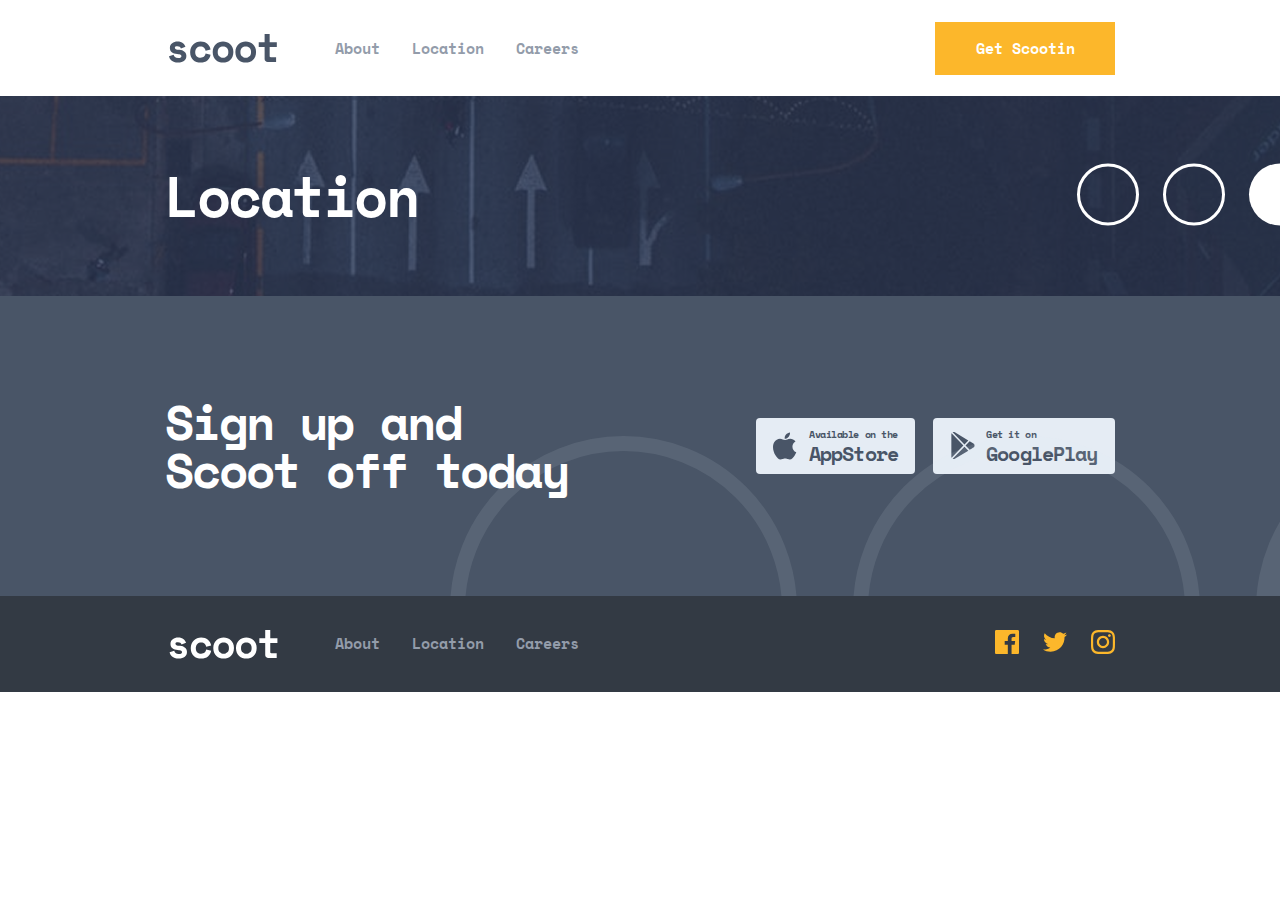
<file: Location.html>
<!DOCTYPE html>
<html lang="en">
<head>
    <meta charset="UTF-8">
    <meta name="viewport" content="width=device-width, initial-scale=1.0">
    <title>Location</title>
    <link rel="stylesheet" href="./styles/Location.css">
</head>
<body>
    <div class="container">
        <div class="header">
            <div class="header-left">
                <a href="index.html" class="header-title"><img src="./styles/SVGs/scoot (page title).svg" alt=""></a>
                <div class="header-navigation">
                    <a href="About.html">About</a>
                    <a href="Location.html">Location</a>
                    <a href="Careers.html">Careers</a>
                </div>
            </div>
            <div class="header-right">
                <button class="btn">Get Scootin</button>
            </div>
        </div>
        <div class="page-title-box">
            <div class="page-title-content">
                <div class="page-title">Location</div>
                <div class="page-title-img"><img src="./styles/SVGs/3 ovals for page titles .svg" alt=""></div>
            </div>
        </div>
        <div class="footer">
            <div class="footer-top">
                <div class="footer-ovals">
                    <div class="oval1"></div>
                    <div class="oval1"></div>
                    <div class="oval3"></div>

                </div>
                <div class="footer-top-txt">Sign up and Scoot off today</div>
                <div class="footer-top-links">
                    <div class="appstore">
                        <div class="apple-logo"><img width="100%" height="100%" src="/styles/SVGs/apple logo grey.svg" alt=""></div>
                        <div class="appstore-txts">
                            <div class="appstore-txt1">Available on the</div>
                            <div class="appstore-txt2">AppStore</div>
                        </div>
                    </div>
                    <div class="playstore">
                        <div class="playstore-logo"><img width="100%" height="100%" src="./styles/SVGs/playstore logo grey.svg" alt=""></div>
                        <div class="appstore-txts">
                            <div class="appstore-txt1">Get it on</div>
                            <div class="appstore-txt2">GooglePlay</div>
                        </div>
                    </div>
                </div>
            </div>
            <div class="footer-bottom">
                <div class="footer-left">
                    <a href="index.html" class="footer-title"><img src="./styles/SVGs/footer title- scoot white.svg   " alt=""></a>
                    <div class="footer-navigation">
                        <a href="About.html">About</a>
                        <a href="Location.html">Location</a>
                        <a href="Careers.html">Careers</a>
                    </div>
                </div>
                <div class="footer-right">
                    <svg xmlns="http://www.w3.org/2000/svg" width="120" height="24" viewBox="0 0 120 24" fill="none">
                        <path d="M22.675 0H1.325C0.593 0 0 0.593 0 1.325V22.676C0 23.407 0.593 24 1.325 24H12.82V14.706H9.692V11.084H12.82V8.413C12.82 5.313 14.713 3.625 17.479 3.625C18.804 3.625 19.942 3.724 20.274 3.768V7.008L18.356 7.009C16.852 7.009 16.561 7.724 16.561 8.772V11.085H20.148L19.681 14.707H16.561V24H22.677C23.407 24 24 23.407 24 22.675V1.325C24 0.593 23.407 0 22.675 0Z" fill="#FCB72B"/>
                        <path fill-rule="evenodd" clip-rule="evenodd" d="M108 0C104.741 0 104.333 0.014 103.053 0.072C98.695 0.272 96.273 2.69 96.073 7.052C96.014 8.333 96 8.741 96 12C96 15.259 96.014 15.668 96.072 16.948C96.272 21.306 98.69 23.728 103.052 23.928C104.333 23.986 104.741 24 108 24C111.259 24 111.668 23.986 112.948 23.928C117.302 23.728 119.73 21.31 119.927 16.948C119.986 15.668 120 15.259 120 12C120 8.741 119.986 8.333 119.928 7.053C119.732 2.699 117.311 0.273 112.949 0.073C111.668 0.014 111.259 0 108 0ZM108 2.163C111.204 2.163 111.584 2.175 112.85 2.233C116.102 2.381 117.621 3.924 117.769 7.152C117.827 8.417 117.838 8.797 117.838 12.001C117.838 15.206 117.826 15.585 117.769 16.85C117.62 20.075 116.105 21.621 112.85 21.769C111.584 21.827 111.206 21.839 108 21.839C104.796 21.839 104.416 21.827 103.151 21.769C99.891 21.62 98.38 20.07 98.232 16.849C98.174 15.584 98.162 15.205 98.162 12C98.162 8.796 98.175 8.417 98.232 7.151C98.381 3.924 99.896 2.38 103.151 2.232C104.417 2.175 104.796 2.163 108 2.163ZM101.838 12C101.838 8.597 104.597 5.838 108 5.838C111.403 5.838 114.162 8.597 114.162 12C114.162 15.404 111.403 18.163 108 18.163C104.597 18.163 101.838 15.403 101.838 12ZM108 16C105.791 16 104 14.21 104 12C104 9.791 105.791 8 108 8C110.209 8 112 9.791 112 12C112 14.21 110.209 16 108 16ZM112.965 5.595C112.965 4.8 113.61 4.155 114.406 4.155C115.201 4.155 115.845 4.8 115.845 5.595C115.845 6.39 115.201 7.035 114.406 7.035C113.61 7.035 112.965 6.39 112.965 5.595Z" fill="#FCB72B"/>
                        <path d="M72 4.557C71.117 4.949 70.168 5.213 69.172 5.332C70.189 4.723 70.97 3.758 71.337 2.608C70.386 3.172 69.332 3.582 68.21 3.803C67.313 2.846 66.032 2.248 64.616 2.248C61.437 2.248 59.101 5.214 59.819 8.293C55.728 8.088 52.1 6.128 49.671 3.149C48.381 5.362 49.002 8.257 51.194 9.723C50.388 9.697 49.628 9.476 48.965 9.107C48.911 11.388 50.546 13.522 52.914 13.997C52.221 14.185 51.462 14.229 50.69 14.081C51.316 16.037 53.134 17.46 55.29 17.5C53.22 19.123 50.612 19.848 48 19.54C50.179 20.937 52.768 21.752 55.548 21.752C64.69 21.752 69.855 14.031 69.543 7.106C70.505 6.411 71.34 5.544 72 4.557Z" fill="#FCB72B"/>
                      </svg>
                </div>
            </div>
        </div>
    </div>
</body>
</html>
</file>
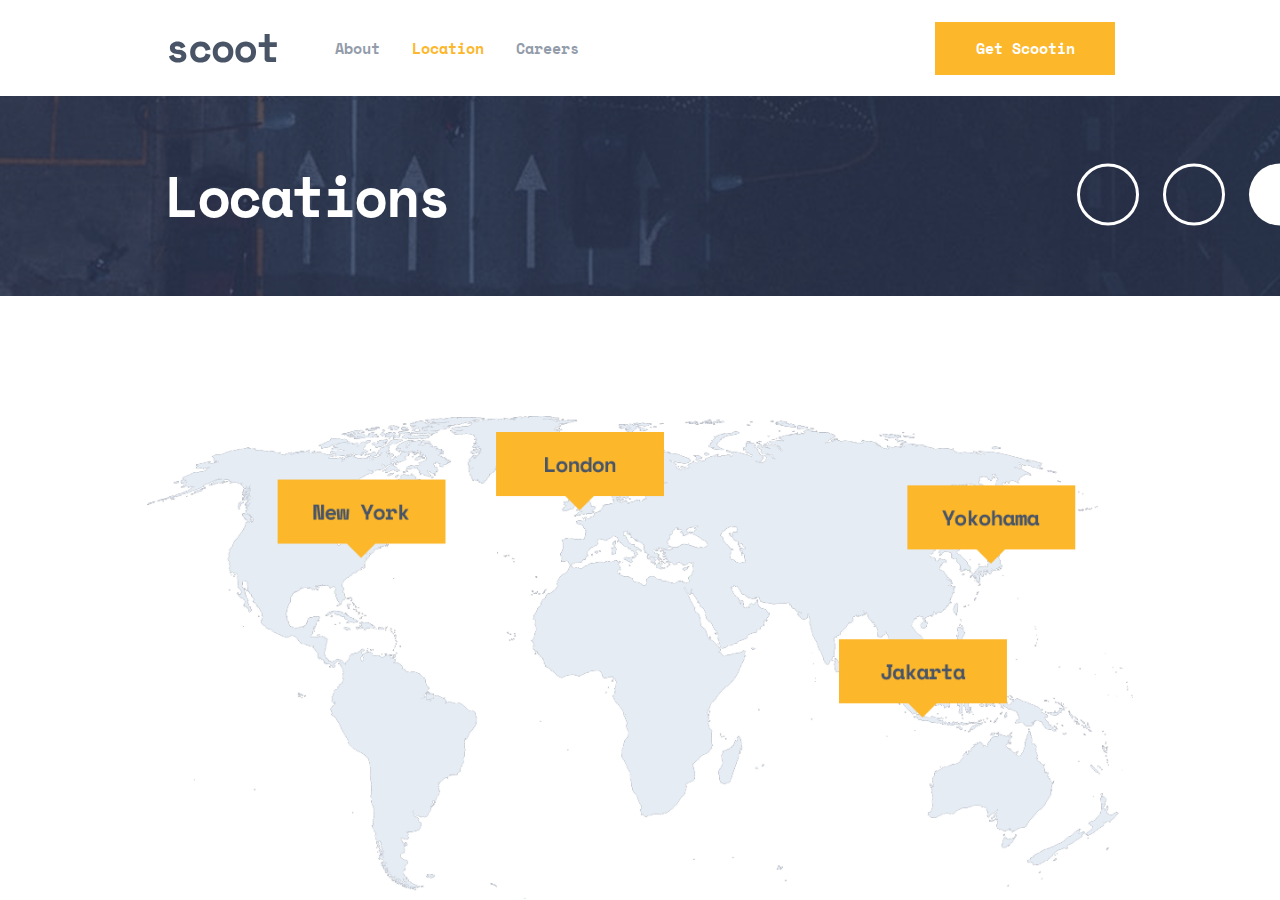
<file: location.html>
<!DOCTYPE html>
<html lang="en">
<head>
    <meta charset="UTF-8">
    <meta name="viewport" content="width=device-width, initial-scale=1.0">
    <title>Location</title>
    <link rel="stylesheet" href="./styles/location.css">
</head>
<body>
    <div class="container">
        <div class="header">
            <div class="header-left">
                <a href="index.html" class="header-title"><img src="./styles/SVGs/scoot (page title).svg" alt=""></a>
                <nav class="header-navigation">
                    <a href="about.html" class="nav-link" id="about-link">About</a>
                    <a href="location.html" class="nav-link" id="location-link">Location</a>
                    <a href="careers.html" class="nav-link" id="careers-link">Careers</a>
                </nav>
            </div>
            <div class="header-right">
                <button class="btn">Get Scootin</button>
            </div>
        </div>
        <div class="header-hidden">
            <div id="mySidenav" class="sidenav">
                    <a href="about.html" class="nav-link" id="about-link">About</a>
                    <a href="location.html" class="nav-link" id="location-link">Location</a>
                    <a href="careers.html" class="nav-link" id="careers-link">Careers</a>
                    
                    <div class="sidepanel-btn">Get Scootin</div>
              </div>
              <div id="bg-top"></div>
              <div id="bg"></div>
                <div class="header-hidden-left">
                    <button id="toggleBtn" class="toggle-btn" onclick="toggleNav(this)">
                        <div class="bar1"></div>
                        <div class="bar2"></div>
                        <div class="bar3"></div>
                    </button>
                </div>
                <div class="header-hidden-title">
                    <a href="index.html">
                        <img src="./styles/SVGs/scoot (title for mobile).svg" alt="">
                    </a>
                </div>
           </div>
        <div class="page-title-box">
            <div class="page-title-content">
                <div class="page-title">Locations</div>
                <div class="page-title-img"><img src="./styles/SVGs/3 ovals for page titles .svg" alt=""></div>
            </div>
        </div>

        <div class="map-section">
            <img class="map" width="100%" height="100%" src="./styles/images/world map.png" alt="">
        </div>
        <div class="map-section-mobile">
            <img width="311px" height="152px" src="./styles/SVGs/map-mobile.svg" alt="">
            <div class="cities-container">
                <div class="city">New York</div>
                <div class="city">London</div>
                <div class="city">Jakarta</div>
                <div class="city">Yokohama</div>
            </div>
        </div>

        <div class="contact-container">
            <div class="contact">
                <div class="contact-txts">
                    <div class="contact-txt1">Your city not listed?</div>
                    <div class="contact-txt2">If you’d like to see Scoot in your hometown, be sure to let us know. We track requests and plan launches based on demand. Feel free to message us by clicking the link or messaging us on social.</div>
                </div>
                <div class="btn">Message Us</div>
            </div>
        </div>
        <div class="footer">
            <div class="footer-top">
                <div class="footer-ovals">
                    <div class="oval1"></div>
                    <div class="oval1"></div>
                    <div class="oval3"></div>

                </div>
                <div class="footer-top-txt">Sign up and Scoot off today</div>
                <div class="footer-top-links">
                    <div class="appstore">
                        <div class="apple-logo"><img width="100%" height="100%" src="/styles/SVGs/apple logo grey.svg" alt=""></div>
                        <div class="appstore-txts">
                            <div class="appstore-txt1">Available on the</div>
                            <div class="appstore-txt2">AppStore</div>
                        </div>
                    </div>
                    <div class="playstore">
                        <div class="playstore-logo"><img width="100%" height="100%" src="./styles/SVGs/playstore logo grey.svg" alt=""></div>
                        <div class="appstore-txts">
                            <div class="appstore-txt1">Get it on</div>
                            <div class="appstore-txt2">GooglePlay</div>
                        </div>
                    </div>
                </div>
            </div>
            <div class="footer-bottom">
                <div class="footer-left">
                    <a href="index.html" class="footer-title"><img src="./styles/SVGs/footer title- scoot white.svg   " alt=""></a>
                    <nav class="footer-navigation">
                        <a href="about.html" class="footer-link" id="footer-about-link">About</a>
                        <a href="location.html" class="footer-link" id="footer-location-link">Location</a>
                        <a href="careers.html" class="footer-link" id="footer-careers-link">Careers</a>
                    </nav>
                </div>
                <div class="footer-right">
                    <a href="https://www.facebook.com/" class="fb" target="_blank">
                        <svg width="24" height="24" viewBox="0 0 24 24" fill="none" xmlns="http://www.w3.org/2000/svg">
                            <path id="Path" d="M22.675 0H1.325C0.593 0 0 0.593 0 1.325V22.676C0 23.407 0.593 24 1.325 24H12.82V14.706H9.692V11.084H12.82V8.413C12.82 5.313 14.713 3.625 17.479 3.625C18.804 3.625 19.942 3.724 20.274 3.768V7.008L18.356 7.009C16.852 7.009 16.561 7.724 16.561 8.772V11.085H20.148L19.681 14.707H16.561V24H22.677C23.407 24 24 23.407 24 22.675V1.325C24 0.593 23.407 0 22.675 0Z" fill="#FCB72B"/>
                        </svg>
                    </a>
                    <a href="https://x.com/" class="twt" target="_blank">
                        <svg width="24" height="20" viewBox="0 0 24 20" fill="none" xmlns="http://www.w3.org/2000/svg">
                            <path id="Path" d="M24 2.55699C23.117 2.94899 22.168 3.21299 21.172 3.33199C22.189 2.72299 22.97 1.75799 23.337 0.607986C22.386 1.17199 21.332 1.58199 20.21 1.80299C19.313 0.845986 18.032 0.247986 16.616 0.247986C13.437 0.247986 11.101 3.21399 11.819 6.29299C7.728 6.08799 4.1 4.12799 1.671 1.14899C0.381 3.36199 1.002 6.25699 3.194 7.72299C2.388 7.69699 1.628 7.47599 0.965 7.10699C0.911 9.38799 2.546 11.522 4.914 11.997C4.221 12.185 3.462 12.229 2.69 12.081C3.316 14.037 5.134 15.46 7.29 15.5C5.22 17.123 2.612 17.848 0 17.54C2.179 18.937 4.768 19.752 7.548 19.752C16.69 19.752 21.855 12.031 21.543 5.10599C22.505 4.41099 23.34 3.54399 24 2.55699Z" fill="#FCB72B"/>
                        </svg>  
                    </a>
                    <a href="https://www.instagram.com/" class="ig" target="_blank">
                        <svg width="24" height="24" viewBox="0 0 24 24" fill="none" xmlns="http://www.w3.org/2000/svg">
                            <path id="Shape" fill-rule="evenodd" clip-rule="evenodd" d="M12 0C8.741 0 8.333 0.014 7.053 0.072C2.695 0.272 0.273 2.69 0.073 7.052C0.014 8.333 0 8.741 0 12C0 15.259 0.014 15.668 0.072 16.948C0.272 21.306 2.69 23.728 7.052 23.928C8.333 23.986 8.741 24 12 24C15.259 24 15.668 23.986 16.948 23.928C21.302 23.728 23.73 21.31 23.927 16.948C23.986 15.668 24 15.259 24 12C24 8.741 23.986 8.333 23.928 7.053C23.732 2.699 21.311 0.273 16.949 0.073C15.668 0.014 15.259 0 12 0ZM12 2.163C15.204 2.163 15.584 2.175 16.85 2.233C20.102 2.381 21.621 3.924 21.769 7.152C21.827 8.417 21.838 8.797 21.838 12.001C21.838 15.206 21.826 15.585 21.769 16.85C21.62 20.075 20.105 21.621 16.85 21.769C15.584 21.827 15.206 21.839 12 21.839C8.796 21.839 8.416 21.827 7.151 21.769C3.891 21.62 2.38 20.07 2.232 16.849C2.174 15.584 2.162 15.205 2.162 12C2.162 8.796 2.175 8.417 2.232 7.151C2.381 3.924 3.896 2.38 7.151 2.232C8.417 2.175 8.796 2.163 12 2.163ZM5.838 12C5.838 8.597 8.597 5.838 12 5.838C15.403 5.838 18.162 8.597 18.162 12C18.162 15.404 15.403 18.163 12 18.163C8.597 18.163 5.838 15.403 5.838 12ZM12 16C9.791 16 8 14.21 8 12C8 9.791 9.791 8 12 8C14.209 8 16 9.791 16 12C16 14.21 14.209 16 12 16ZM16.965 5.595C16.965 4.8 17.61 4.155 18.406 4.155C19.201 4.155 19.845 4.8 19.845 5.595C19.845 6.39 19.201 7.035 18.406 7.035C17.61 7.035 16.965 6.39 16.965 5.595Z" fill="#FCB72B"/>
                        </svg>
                    </a>
                </div>

            </div>
        </div>
    </div>
    <script src="./script.js"></script>
</body>
</html>
</file>
<file: styles/style.css>
@import url("https://fonts.googleapis.com/css2?family=DM+Serif+Display:ital@0;1&family=Hind+Siliguri:wght@300;400;500;600;700&family=Open+Sans:ital,wght@0,300..800;1,300..800&family=Poppins:ital,wght@0,100;0,200;0,300;0,400;0,500;0,600;0,700;0,800;0,900;1,100;1,200;1,300;1,400;1,500;1,600;1,700;1,800;1,900&family=Red+Hat+Text:ital,wght@0,300..700;1,300..700&family=Roboto+Flex:opsz,wght@8..144,100..1000&family=Roboto:ital,wght@0,100;0,300;0,400;0,500;0,700;0,900;1,100;1,300;1,400;1,500;1,700;1,900&family=Space+Mono:ital,wght@0,400;0,700;1,400;1,700&family=Work+Sans:ital,wght@0,100..900;1,100..900&display=swap");
@import url("https://fonts.googleapis.com/css2?family=DM+Serif+Display:ital@0;1&family=Hind+Siliguri:wght@300;400;500;600;700&family=Lexend+Deca:wght@100..900&family=Open+Sans:ital,wght@0,300..800;1,300..800&family=Poppins:ital,wght@0,100;0,200;0,300;0,400;0,500;0,600;0,700;0,800;0,900;1,100;1,200;1,300;1,400;1,500;1,600;1,700;1,800;1,900&family=Red+Hat+Text:ital,wght@0,300..700;1,300..700&family=Roboto+Flex:opsz,wght@8..144,100..1000&family=Roboto:ital,wght@0,100;0,300;0,400;0,500;0,700;0,900;1,100;1,300;1,400;1,500;1,700;1,900&family=Space+Mono:ital,wght@0,400;0,700;1,400;1,700&family=Work+Sans:ital,wght@0,100..900;1,100..900&display=swap");
* {
  margin: 0;
  padding: 0;
  box-sizing: border-box;
  button,
  a {
    -webkit-tap-highlight-color: transparent;
  }
}

.main {
  width: 100vw;
  height: 100vh;
  overflow-x: hidden;
  scroll-behavior: smooth;
  background-color: #fff;
}

.header {
  width: 100%;
  height: 96px;
  display: flex;
  justify-content: space-between;
  gap: 30px;
  align-items: center;
  padding-right: 165px;
  padding-left: 169px;
  padding-top: 22px;
  padding-bottom: 21px;
}
.header-left {
  display: flex;
  gap: 58.18px;
}
.header-title {
  width: 107.817px;
  height: 28.56px;
}
.header-navigation {
  display: flex;
  align-items: center;
  gap: 32px;
}
.nav-link {
  color: #939caa;
  font-family: "Space Mono";
  font-size: 15px;
  font-weight: 700;
  line-height: 25px;
  text-decoration: none;
  transition: color 0.3s ease;
}

.nav-link:hover {
  color: #fcb72b;
  cursor: pointer;
}

.active-link {
  color: #fcb72b !important;
}
.btn {
  width: 180px;
  height: 53px;
  background: #fcb72b;
  border: none;
  display: flex;
  justify-content: center;
  align-items: center;
  color: #fff;
  text-align: center;
  font-family: "Space Mono";
  font-size: 15px;
  font-weight: 700;
  line-height: 25px;
  transition: all 0.3s ease-in-out;
}
.btn:hover {
  cursor: pointer;
  background: transparent;
  color: #fcb72b;
  border: 3px solid #fcb72b;
}

.header-hidden {
  position: relative;
  display: none !important;
  width: 100%;
  height: 64px;
  display: flex;
  align-items: center;
}
.header-hidden-left {
  position: absolute;
  top: 14px;
  left: 22px;
}
.toggle-btn {
  border: none;
  background: transparent;
  padding: 10px;
  cursor: pointer;
}
.bar1,
.bar2,
.bar3 {
  width: 19px;
  height: 3.69px;
  background-color: #fcb72b;
  margin: 2.64102333333px 0;
  transition: 0.4s;
}
.toggle-btn.change .bar1 {
  transform: translate(0, 6.5px) rotate(-45deg);
}

.toggle-btn.change .bar2 {
  opacity: 0;
}

.toggle-btn.change .bar3 {
  transform: translate(0, -6.5px) rotate(45deg);
}
.header-hidden-title {
  width: 100%;
  display: flex;
  justify-content: center;
}
.header-hidden-title a {
  padding: 10px;
}

.sidenav {
  height: 100%;
  width: 0;
  position: fixed;
  z-index: 200;
  top: 64px;
  left: 0;
  background: #333a44;
  overflow-x: hidden;
  transition: 0.5s;
  padding-top: 64px;
  display: flex;
  flex-direction: column;
  gap: 24px;
}
#bg-top{
  top: 0px;
  left: 0;
  height: 100%;
  position: fixed;
  z-index: 101;
}
#bg {
  top: 64px;
  left: 0;
  height: 100%;
  position: fixed;
  z-index: 101;
  opacity: 0.7473;
  background: #000;
}
.sidepanel-btn {
  position: absolute;
  left: 32px;
  bottom: 12.9801%;
  width: 180px;
  height: 53px;
  background: #fcb72b;
  border: none;
  display: flex;
  justify-content: center;
  align-items: center;
  color: #fff;
  text-align: center;
  font-family: "Space Mono";
  font-size: 15px;
  font-weight: 700;
  line-height: 25px;
  transition: all 0.3s ease-in-out;
}
.sidepanel-btn:hover {
  cursor: pointer;
  background: transparent;
  color: #fcb72b;
  border: 3px solid #fcb72b;
}

.sidenav a {
  padding-left: 32px;
  text-decoration: none;
  color: #e5ecf4;
  font-family: "Space Mono";
  font-size: 18px;
  font-weight: 700;
  line-height: 25px;
  display: block;
  transition: 0.3s;
}

.sidenav a:hover {
  color: #f1f1f1;
}

.p1b1 {
  display: flex;
  width: 100%;
  height: 650px;
  background: url(./images/moped.png) lightgray 0px 0px / 100% 100% no-repeat;
}
.p1b1-content {
  width: 100%;
  height: 100%;
  padding-top: 153px;
  background: rgba(47, 59, 89, 0.75);
  position: relative;
}
.p1b1-txts {
  padding-left: 165px;
  display: flex;
  flex-direction: column;
  gap: 40px;
}

.p1b1-txt1 {
  width: 500px;
  color: #fff;
  font-family: "Space Mono";
  font-size: 56px;
  font-weight: 700;
  line-height: 56px;
  letter-spacing: -2.5px;
}

.p1b1-txt2 {
  width: 405px;
  color: #fff;
  font-family: "Lexend Deca";
  font-size: 15px;
  line-height: 25px;
}
.p1b1-txt-btn {
  padding-left: 95px;
  display: flex;
  flex-direction: column;
  gap: 40px;
}

.p1b1-img1 {
  width: 203px;
  height: 15px;
  position: absolute;
  bottom: 44.30769230769231%;
}

.p1b1-img2 {
  position: absolute;
  bottom: 23.076923076923077%;
  left: 705px;
  width: 452px;
  height: 153px;
}
.p1b1-img3 {
  position: absolute;
  bottom: 25.384615384615383%;
  right: 0;
  width: 186px;
  height: 63px;
}
.img4tablet {
  display: none;
}
.img4mobile {
  display: none;
}

.p1b2 {
  padding-top: 160px;
  position: relative;
  padding-bottom: 100px;
}
.p1b2-line {
  position: absolute;
  top: 201px;
  width: 65%;
  height: 15px;
  background: #e5ecf4;
}
.p1b2-box-container {
  display: flex;
  gap: 30px;
  padding-right: 165px;
  padding-left: 165px;
  position: relative;
}
.p1b2-box {
  display: flex;
  flex-direction: column;
  gap: 40px;
}
.p1b2-icon {
  width: 96px;
  height: 96px;
}
.p1b2-icon-mobile {
  display: none;
  width: 56px;
  height: 56px;
}
.p1b2-txts {
  display: flex;
  flex-direction: column;
  gap: 27px;
  max-width: 350px;
}
.p1b2-txt1 {
  color: #495567;
  font-family: "Space Mono";
  font-size: 24px;
  font-weight: 700;
  line-height: 28px;
  letter-spacing: -1.071px;
}
.p1b2-txt2 {
  color: #939caa;
  font-family: "Lexend Deca";
  font-size: 15px;
  line-height: 25px;
}

.p1b3 {
  display: flex;
  flex-direction: column;
  gap: 165px;
  padding: 100px 0 200px 0;
}

.p1b3c1 {
  display: flex;
  justify-content: space-between;
  align-items: center;
  gap: 170px;
  padding-left: 165px;
}

.flex-reverse {
  flex-direction: row-reverse;
  padding-left: 0px;
  padding-right: 165px;
}

.p1b3c1-left {
  display: flex;
  flex-direction: column;
}

.p1b3-title {
  color: #495567;
  font-family: "Space Mono";
  font-size: 48px;
  font-weight: 700;
  line-height: 48px;
  letter-spacing: -2.143px;
  max-width: 445px;
}

.p1b3-text {
  color: #939caa;
  font-family: "Lexend Deca";
  font-size: 15px;
  line-height: 25px;
  max-width: 445px;
  padding-top: 24px;
  padding-bottom: 40px;
}

.p1b3c1-right {
  display: flex;
  position: relative;
  max-width: 1079px;
  gap: 64px;
}
.p1b3c1-right-mobile {
  display: none;
  position: relative;
  width: 100%;
  justify-content: center;
  height: 311px;
}
.b3main-pic-mobile {
  width: 311px;
  height: 311px;
  border-radius: 50%;
  background: #d8d8d8;
}
.b3-arrow1-mobile {
  position: absolute;
  right: 0;
  bottom: -8px;
}
.b3-arrow2-mobile {
  position: absolute;
  left: 0;
  top: -8px;
}
.b3-arrow3-mobile {
  position: absolute;
  right: 0;
}
.b3main-pic {
  display: flex;
  width: 445px;
  height: 445px;
}

.b3-circle1 {
  display: flex;
  width: 101px;
  height: 445px;
  right: 0;
}

.b3-arrow1 {
  display: flex;
  position: absolute;
  width: 741px;
  height: 151px;
  bottom: 0;
  right: 0;
}

.b3-circle2 {
  display: flex;
  width: 101px;
  height: 445px;
  left: 0;
}

.b3-arrow2 {
  display: flex;
  position: absolute;
  width: 356px;
  height: 151px;
  bottom: 68%;
  left: 0;
}

.b3-arrow3 {
  display: flex;
  position: absolute;
  width: 361px;
  height: 151px;
  bottom: 50%;
  right: 0;
}

.p1b4 {
  display: flex;
  flex-direction: column;
  align-content: space-between;
  max-width: 100vw;
  background-color: green;
}

.footer-top {
  display: flex;
  justify-content: space-between;
  gap: 30px;
  align-items: center;
  height: 300px;
  background: #495567;
  padding-right: 165px;
  padding-left: 165px;
  position: relative;
}

.footer-top-txt {
  position: relative;
  max-width: 415px;
  color: #fff;
  font-family: "Space Mono";
  font-size: 48px;
  font-weight: 700;
  line-height: 48px;
  letter-spacing: -2.143px;
}
.footer-top-links {
  display: flex;
  gap: 18px;
}

.appstore {
  z-index: 100;
  display: flex;
  justify-content: center;
  align-items: center;
  gap: 11.72px;
  width: 159px;
  height: 56px;
  border-radius: 4px;
  background: #e5ecf4;
  user-select: none;
}
.appstore-txts {
  display: flex;
  flex-direction: column;
  gap: 0;
}

.appstore-txt1 {
  color: #495567;
  font-family: "Space Mono";
  font-size: 10px;
  font-weight: 700;
  letter-spacing: -0.446px;
}

.appstore-txt2 {
  color: #495567;
  font-family: "Space Mono";
  font-size: 20px;
  font-weight: 700;
  line-height: 24px;
  letter-spacing: -0.893px;
}

.apple-logo {
  width: 24.267px;
  height: 28px;
}

.playstore {
  user-select: none;
  z-index: 100;
  display: flex;
  justify-content: center;
  align-items: center;
  gap: 11.72px;
  width: 182px;
  height: 56px;
  border-radius: 4px;
  background: #e5ecf4;
}

.playstore-logo {
  width: 23.904px;
  height: 27.066px;
}

.footer-ovals {
  z-index: 0;
  position: absolute;
  display: flex;
  gap: 56px;
  height: 160px;
  overflow: hidden;
  bottom: 0;
  left: 450px;
}
.oval1 {
  width: 347px;
  height: 347px;
  border-radius: 347px;
  border: 15px solid #e5ecf4;
  opacity: 0.1;
}
.oval3 {
  width: 347px;
  height: 347px;
  border-radius: 347px;
  opacity: 0.1;
  background: #e5ecf4;
  overflow: hidden;
}

.footer-bottom {
  width: 100%;
  height: 96px;
  display: flex;
  justify-content: space-between;
  align-items: center;
  background: #333a44;
  padding-right: 165px;
  padding-left: 168.6px;
}

.footer-left {
  display: flex;
  gap: 58.18px;
  align-items: center;
}

.footer-title {
  width: 107.817px;
  height: 28.56px;
}

.footer-navigation {
  display: flex;
  align-items: center;
  gap: 32px;
}
.footer-link {
  color: #939caa;
  font-family: "Space Mono";
  font-size: 15px;
  font-weight: 700;
  line-height: 25px;
  text-decoration: none;
  transition: color 0.3s ease;
}

.footer-link:hover {
  color: #fcb72b;
  cursor: pointer;
}

.active-footer-link {
  color: #fcb72b !important;
}

.footer-right {
  display: flex;
  align-items: center;
  gap: 24px;
}

.fb:hover svg path {
  fill: #e5ecf4;
}
.twt:hover svg path {
  fill: #e5ecf4;
}

.ig:hover svg path {
  fill: #e5ecf4;
}

@media only screen and (min-width: 1800px) {
  .main {
    display: flex;
    flex-direction: column;
    justify-content: start;
    align-items: center;
  }
  .header {
    width: 1800px;
  }
  .p1b1 {
    width: 1800px;
  }
  .p1b1-content {
    height: 650px;
  }
  .p1b2 {
    width: 1800px;
  }
  .p1b3 {
    width: 1800px;
  }
  .footer {
    padding-top: 100px;
    width: 1800px;
  }
}

@media only screen and (min-width: 1446px) {
  .p1b2-line {
    width: 1059px;
  }
  .p1b2-box-container {
    padding-left: 265px;
  }
}

@media only screen and (max-width: 1400px) {
  .p1b1-txts {
    padding-left: 100px;
  }
  .p1b1-img1 {
    width: 150px;
  }
  .p1b1-img2 {
    bottom: 25.5%;
    left: 640px;
    width: 352px;
  }
  .p1b1-img3 {
    bottom: 28%;
    width: 150px;
  }
  .p1b3c1 {
    padding-left: 40px;
    gap: 40px;
  }
  .flex-reverse {
    padding-left: 0;
    padding-right: 40px;
  }
  .footer-ovals {
    left: 100px;
  }
}

@media only screen and (max-width: 1200px) {
  .header {
    padding-right: 65px;
    padding-left: 65px;
  }

  .p1b1-txts {
    padding-left: 40px;
  }
  .p1b1-img1 {
    width: 90px;
  }
  .p1b1-img2 {
    bottom: 26.5%;
    left: 580px;
    width: 292px;
  }
  .p1b1-img3 {
    bottom: 30%;
    width: 120px;
  }
  .p1b2-box-container {
    gap: 50px;
  }
  .p1b3c1-right {
    align-items: center;
    gap: 40px;
  }
  .b3main-pic {
    width: 300px;
    height: 300px;
  }
  .b3-circle1 {
    width: 75px;
    height: 330px;
  }
  .b3-arrow1 {
    width: 541px;
  }
  .b3-arrow2 {
    width: 256px;
    bottom: 62%;
  }
  .b3-arrow3 {
    width: 244px;
    bottom: 41%;
  }
  .footer-top {
    padding-right: 65px;
    padding-left: 65px;
  }
  .footer-bottom {
    padding-right: 65px;
    padding-left: 65px;
  }
}

@media only screen and (max-width: 1024px) {
  .header {
    padding-right: 40px;
    padding-left: 40px;
  }
  .p1b1 {
    background-size: cover;
    background-position: -368px;
  }
  .p1b1-content {
    padding-top: 137px;
    padding-left: 32px;
    padding-right: 32px;
    display: flex;
    justify-content: center;
  }
  .p1b1-txts {
    width: 573px;
    align-items: center;
    text-align: center;
    gap: 24px;
    padding-left: 0;
  }
  .p1b1-txt1 {
    width: auto;
  }
  .p1b1-txt2 {
    width: auto;
  }
  .p1b1-txt-btn {
    align-items: center;
    gap: 32px;
    padding-left: 0;
  }
  .p1b1-img1 {
    display: none;
  }
  .p1b1-img2 {
    width: 414px;
    height: 138px;
    left: 0;
    bottom: 37.5px;
  }
  .p1b1-img3 {
    width: 220px;
    height: 64px;
    bottom: 45px;
  }

  .p1b2 {
    padding-top: 122px;
    padding-bottom: 72.5px;
  }
  .p1b2-txts {
    max-width: 398px;
  }
  .p1b2-line {
    top: 0;
    left: 137.5px;
    width: 15px;
    height: 513px;
  }
  .p1b2-box-container {
    padding-left: 96.5px;
    padding-right: 40px;
    flex-direction: column;
    gap: 40px;
  }
  .p1b2-box {
    flex-direction: row;
    gap: 79px;
  }
  .p1b3 {
    padding-top: 72.5px;
    padding-bottom: 104px;
  }
  .p1b3c1 {
    flex-direction: column-reverse;
    gap: 56px;
    padding-left: 0;
  }
  .p1b3c1-right {
    width: 100%;
    justify-content: end;
    align-items: center;
    gap: 64px;
    padding-left: 164px;
  }
  .flex-reverse {
    padding-right: 0;
  }
  .flex-reverse .p1b3c1-right {
    justify-content: start;
    padding-right: 159px;
    padding-left: 0;
  }

  .p1b3c1-left {
    align-items: center;
    gap: 40px;
    text-align: center;
    padding-left: 32px;
    padding-right: 32px;
  }
  .p1b3-title {
    max-width: 457px;
  }
  .p1b3-text {
    max-width: 573px;
    padding-top: 0;
    padding-bottom: 0;
  }
  .b3main-pic {
    width: 445px;
    height: 445px;
  }
  .b3-circle1 {
    width: 101px;
    height: 445px;
  }
  .b3-arrow1 {
    width: 741px;
  }
  .b3-arrow2 {
    width: 356px;
    bottom: 67%;
  }
  .b3-arrow3 {
    width: 361px;
    bottom: 50%;
  }
  .footer-ovals {
    left: 0px;
  }
  .footer-top {
    padding-right: 32px;
    padding-left: 32px;
  }
  .footer-bottom {
    padding-right: 40px;
    padding-left: 40px;
  }
}

@media only screen and (max-width: 768px) {
  .fb:hover svg path {
    fill: #FCB72B;
  }
  .twt:hover svg path {
    fill: #FCB72B;
  }
  
  .ig:hover svg path {
    fill: #FCB72B;
  }
  .btn:hover{
    background: #fcb72b;
    border: none;
    color: #fff;
  }
  .sidepanel-btn:hover {
    background: #fcb72b;
    border: none;
    color: #fff;
  }
  .p1b1 {
    background-size: cover;
    background-position: -490px;
  }
  .p1b1-img2 {
    display: none;
  }
  .img4tablet {
    display: flex;
    position: absolute;
    bottom: 34px;
    left: 0;
  }
  .b3main-pic {
    width: 100%;
    height: 100%;
  }
  .b3-arrow1 {
    width: 96%;
    bottom: 1%;
  }
  .footer-top-links {
    gap: 12.86px;
  }
  .playstore {
    width: 130px;
    height: 40px;
    background-image: url(./SVGs/playstore.svg);
    background-size: cover;
  }
  .playstore-logo {
    display: none;
  }
  .appstore {
    width: 113.571px;
    height: 40px;
    background-image: url(./SVGs/appstore.svg);
    background-size: cover;
  }
  .appstore-txts {
    display: none;
  }
  .apple-logo {
    display: none;
  }
  .footer-ovals {
    left: -220px;
  }
  .footer-top {
    flex-direction: column;
    align-items: center;
    justify-content: center;
    gap: 40px;
  }
  .footer-top-txt {
    max-width: 457px;
    text-align: center;
  }
}

@media only screen and (max-width: 700px) {
  .header {
    padding-left: 10px;
    padding-right: 10px;
  }
  .header-left {
    gap: 30px;
  }
}

@media only screen and (max-width: 640px) {
  .header {
    display: none;
  }
  .header-hidden {
    display: flex !important;
  }
  .p1b1 {
    background-size: cover;
    background-position: -800px;
  }

  .p1b1-txt1 {
    font-size: 40px;
    line-height: 40px;
    letter-spacing: -1.786px;
  }

  .p1b1-img2 {
    width: 314px;
    bottom: 29.5px;
  }
  .p1b1-img3 {
    width: 134px;
  }

  .p1b2-box {
    gap: 40px;
  }
  .p1b2-line {
    height: 609px;
  }
  .p1b3 {
    gap: 120px;
    padding: 60px 0 120px 0;
  }

  .p1b3c1-right-mobile {
    display: flex;
  }

  .b3-circle1 {
    display: none;
  }

  .p1b3c1-right {
    display: none;
  }
  .p1b3c1-left {
    gap: 32px;
  }

  .p1b3-title {
    font-size: 32px;
    line-height: 32px;
    letter-spacing: -1.429px;
  }

  .footer-top {
    height: 320px;
  }
  .footer-ovals {
    left: -600px;
  }
  .footer-top-txt {
    font-size: 32px;
    line-height: 32px;
    letter-spacing: -1.429px;
  }
  .footer-top-links {
    gap: 12.86px;
  }
  .appstore {
    width: 113.571px;
    height: 40px;
  }
  .appstore-txt1 {
    font-size: 8px;
    font-weight: 700;
    letter-spacing: -0.446px;
  }

  .appstore-txt2 {
    font-size: 16px;
    font-weight: 700;
    line-height: 17px;
    letter-spacing: -0.893px;
  }
  .apple-logo {
    width: 17px;
  }
  .playstore {
    width: 130px;
    height: 40px;
  }
  .playstore-logo {
    width: 17px;
  }
  .footer-bottom {
    height: 438px;
    flex-direction: column;
    align-items: center;
    padding: 64px 0 85px 0;
  }
  .footer-left {
    flex-direction: column;
    gap: 41px;
  }
  .footer-navigation {
    flex-direction: column;
    gap: 16px;
  }
}
@media only screen and (max-width: 514px) {
  .p1b2-line {
    height: 705px;
  }
}

@media only screen and (max-width: 480px) {
  .p1b1 {
    background-size: cover;
    background-position: -900px;
  }
  .p1b1-content {
    padding-top: 115px;
  }
  .p1b1-txt-btn {
    gap: 34px;
  }
  .p1b1-img2 {
    display: none;
  }

  .img4tablet {
    display: none;
  }
  .img4mobile {
    display: flex;
    position: absolute;
    left: 0;
    bottom: 30px;
  }

  .p1b2 {
    padding: 120px 32px 60px 32px;
  }
  .p1b2-icon {
    display: none;
  }
  .p1b2-icon-mobile {
    display: flex;
  }
  .p1b2-line {
    display: none;
  }
  .p1b2-box-container {
    padding: 0;
    gap: 48px;
  }
  .p1b2-box {
    flex-direction: column;
    align-items: center;
    gap: 24px;
  }
  .p1b2-txts {
    text-align: center;
    gap: 24px;
  }
  .p1b2-txt1 {
    font-size: 20px;
  }
}

@media only screen and (max-width: 375px) {
  .p1b1 {
    background-position: -1050px;
  }
  .p1b1-img3 {
    display: none;
  }
}
</file>
<file: styles/About.css>
@import url('https://fonts.googleapis.com/css2?family=DM+Serif+Display:ital@0;1&family=Hind+Siliguri:wght@300;400;500;600;700&family=Open+Sans:ital,wght@0,300..800;1,300..800&family=Poppins:ital,wght@0,100;0,200;0,300;0,400;0,500;0,600;0,700;0,800;0,900;1,100;1,200;1,300;1,400;1,500;1,600;1,700;1,800;1,900&family=Red+Hat+Text:ital,wght@0,300..700;1,300..700&family=Roboto+Flex:opsz,wght@8..144,100..1000&family=Roboto:ital,wght@0,100;0,300;0,400;0,500;0,700;0,900;1,100;1,300;1,400;1,500;1,700;1,900&family=Space+Mono:ital,wght@0,400;0,700;1,400;1,700&family=Work+Sans:ital,wght@0,100..900;1,100..900&display=swap');
@import url('https://fonts.googleapis.com/css2?family=DM+Serif+Display:ital@0;1&family=Hind+Siliguri:wght@300;400;500;600;700&family=Lexend+Deca:wght@100..900&family=Open+Sans:ital,wght@0,300..800;1,300..800&family=Poppins:ital,wght@0,100;0,200;0,300;0,400;0,500;0,600;0,700;0,800;0,900;1,100;1,200;1,300;1,400;1,500;1,600;1,700;1,800;1,900&family=Red+Hat+Text:ital,wght@0,300..700;1,300..700&family=Roboto+Flex:opsz,wght@8..144,100..1000&family=Roboto:ital,wght@0,100;0,300;0,400;0,500;0,700;0,900;1,100;1,300;1,400;1,500;1,700;1,900&family=Space+Mono:ital,wght@0,400;0,700;1,400;1,700&family=Work+Sans:ital,wght@0,100..900;1,100..900&display=swap');
* {
    margin: 0;
    padding: 0;
    box-sizing: border-box;
}

.container {
    width: 100vw;
    height: 100vh;
    overflow-x: hidden;
    scroll-behavior: smooth;
    background-color: #FFF;
}

.header {
    width: 100%;
    height: 96px;
    display: flex;
    justify-content: space-between;
    align-items: center;
    padding-right: 165px;
    padding-left: 169px;
    padding-top: 22px;
    padding-bottom: 21px;
}
.header-left {
    display: flex;
    gap: 58.18px;
}
.header-title {
    width: 107.817px;
    height: 28.56px;
}
.header-navigation {
    display: flex;
    align-items: center;
    gap: 32px;
}
.header-navigation a {
    color: #939CAA;
    font-family: "Space Mono";
    font-size: 15px;
    font-weight: 700;
    line-height: 25px;
    text-decoration: none;
}
.header-navigation a:hover {
    color: #FCB72B;
    cursor: pointer;
}
.btn {
    width: 180px;
    height: 53px;
    background: #FCB72B;
    border: none;
    display: flex;
    justify-content: center;
    align-items: center;
    color: #FFF;
    text-align: center;
    font-family: "Space Mono";
    font-size: 15px;
    font-weight: 700;
    line-height: 25px; 
}
.btn:hover{
    cursor: pointer;
    background: transparent;
    color: #FCB72B;
    border: 3px solid #FCB72B;
}


.page-title-box{
    height: 200px;
    background-image: url(./images/about\ title\ background.png);
}
.page-title-content{
    width: 100%;
    height: 100%;
    display: flex;
    justify-content: space-between;
    align-items: center;
    padding-left: 165px;
    background: rgba(47, 59, 89, 0.75);
}
.page-title{
    color: #FFF;
font-family: "Space Mono";
font-size: 56px;
font-weight: 700;
line-height: 56px;
letter-spacing: -2.5px;
}







.footer{
}

.footer-top{
    display: flex;
    justify-content: space-between;
    align-items: center;
    height: 300px;
    background: #495567;
    padding-right: 165px;
    padding-left: 165px;
    position: relative;

}

.footer-top-txt{
    width: 415px;
    color: #FFF;
    font-family: "Space Mono";
    font-size: 48px;
    font-weight: 700;
    line-height: 48px;
    letter-spacing: -2.143px;
}
.footer-top-links{
    display: flex;
    gap: 18px;
}

.appstore{
    z-index: 1000;
    display: flex;
    justify-content: center;
    align-items: center;
    gap: 11.72px;
    width: 159px;
    height: 56px;
    border-radius: 4px;
    background: #E5ECF4;
}
.appstore-txts{
    display: flex;
    flex-direction: column;
    gap: 0;
}

.appstore-txt1{
    color: #495567;
font-family: "Space Mono";
font-size: 10px;
font-weight: 700;
line-height: normal;
letter-spacing: -0.446px;
}

.appstore-txt2{
    color: #495567;
font-family: "Space Mono";
font-size: 20px;
font-weight: 700;
line-height: 24px;
letter-spacing: -0.893px;
}

.apple-logo{
    width: 24.267px;
    height: 28px;
}

.playstore{
    display: flex;
    justify-content: center;
    align-items: center;
    gap: 11.72px;
    width: 182px;
    height: 56px;
    border-radius: 4px;
    background: #E5ECF4;
}

.playstore-logo{
    width: 23.904px;
    height: 27.066px;
}

.footer-ovals{
    z-index: 0;
    position: absolute;
    display: flex;
    gap: 56px;
    height: 160px;
    overflow: hidden;
    bottom: 0;
    left: 450px;
}
.oval1{
    width: 347px;
height: 347px;
border-radius: 347px;
border: 15px solid #E5ECF4;
opacity: 0.1;
}
.oval3{
    width: 347px;
height: 347px;
border-radius: 347px;
opacity: 0.1;
background: #E5ECF4;
overflow: hidden;
}

.footer-bottom{
    width: 100%;
    height: 96px;
    display: flex;
    justify-content: space-between;
    align-items: center;
    background: #333A44;
    padding-right: 165px;
    padding-left: 168.6px;
}

.footer-left{
    display: flex;
    gap: 58.18px;
    align-items: center;
}

.footer-title{
    width: 107.817px;
    height: 28.56px;
}

.footer-navigation{
    display: flex;
    align-items: center;
    gap: 32px;
}

.footer-navigation a {
    color: #939CAA;
    font-family: "Space Mono";
    font-size: 15px;
    font-weight: 700;
    line-height: 25px;
    text-decoration: none;
}

.footer-navigation a:hover {
    color: #FCB72B;
    cursor: pointer;
}



.social {
    display: grid;
    grid-template-columns: repeat(3, 24px);
    gap: 24px;
    justify-content: center;
    align-items: center;
    margin: 0;
    padding: 0;
    list-style: none;
  }
  
  .social__link {
    display: block;
    width: 24px;
    height: 24px;
    color: var(--yellow);
    outline: none;
  }
  
  .social__link--twitter {
    height: 19px;
  }
  
  .social__link:hover,
  .social__link:focus {
    color: white;
  }
</file>
<file: styles/about.css>
@import url("https://fonts.googleapis.com/css2?family=DM+Serif+Display:ital@0;1&family=Hind+Siliguri:wght@300;400;500;600;700&family=Open+Sans:ital,wght@0,300..800;1,300..800&family=Poppins:ital,wght@0,100;0,200;0,300;0,400;0,500;0,600;0,700;0,800;0,900;1,100;1,200;1,300;1,400;1,500;1,600;1,700;1,800;1,900&family=Red+Hat+Text:ital,wght@0,300..700;1,300..700&family=Roboto+Flex:opsz,wght@8..144,100..1000&family=Roboto:ital,wght@0,100;0,300;0,400;0,500;0,700;0,900;1,100;1,300;1,400;1,500;1,700;1,900&family=Space+Mono:ital,wght@0,400;0,700;1,400;1,700&family=Work+Sans:ital,wght@0,100..900;1,100..900&display=swap");
@import url("https://fonts.googleapis.com/css2?family=DM+Serif+Display:ital@0;1&family=Hind+Siliguri:wght@300;400;500;600;700&family=Lexend+Deca:wght@100..900&family=Open+Sans:ital,wght@0,300..800;1,300..800&family=Poppins:ital,wght@0,100;0,200;0,300;0,400;0,500;0,600;0,700;0,800;0,900;1,100;1,200;1,300;1,400;1,500;1,600;1,700;1,800;1,900&family=Red+Hat+Text:ital,wght@0,300..700;1,300..700&family=Roboto+Flex:opsz,wght@8..144,100..1000&family=Roboto:ital,wght@0,100;0,300;0,400;0,500;0,700;0,900;1,100;1,300;1,400;1,500;1,700;1,900&family=Space+Mono:ital,wght@0,400;0,700;1,400;1,700&family=Work+Sans:ital,wght@0,100..900;1,100..900&display=swap");
* {
  margin: 0;
  padding: 0;
  box-sizing: border-box;
  select,
  button,
  a {
    -webkit-tap-highlight-color: transparent;
  }
}

.container {
  width: 100vw;
  height: 100vh;
  overflow-x: hidden;
  scroll-behavior: smooth;
  background-color: #fff;
}

.header {
  width: 100%;
  height: 96px;
  display: flex;
  justify-content: space-between;
  gap: 30px;
  align-items: center;
  padding-right: 165px;
  padding-left: 169px;
  padding-top: 22px;
  padding-bottom: 21px;
}
.header-left {
  display: flex;
  gap: 58.18px;
}
.header-title {
  width: 107.817px;
  height: 28.56px;
}
.header-navigation {
  display: flex;
  align-items: center;
  gap: 32px;
}
.nav-link {
  color: #939caa;
  font-family: "Space Mono";
  font-size: 15px;
  font-weight: 700;
  line-height: 25px;
  text-decoration: none;
  transition: color 0.3s ease;
}

.nav-link:hover {
  color: #fcb72b;
  cursor: pointer;
}

.active-link {
  color: #fcb72b !important;
}
.btn {
  width: 180px;
  height: 53px;
  background: #fcb72b;
  border: none;
  display: flex;
  justify-content: center;
  align-items: center;
  color: #fff;
  text-align: center;
  font-family: "Space Mono";
  font-size: 15px;
  font-weight: 700;
  line-height: 25px;
}
.btn:hover {
  cursor: pointer;
  background: transparent;
  color: #fcb72b;
  border: 3px solid #fcb72b;
}

.header-hidden {
  position: relative;
  display: none !important;
  width: 100%;
  height: 64px;
  display: flex;
  align-items: center;
}
.header-hidden-left {
  position: absolute;
  top: 14px;
  left: 22px;
}
.toggle-btn {
  border: none;
  background: transparent;
  padding: 10px;
  cursor: pointer;
}
.bar1,
.bar2,
.bar3 {
  width: 19px;
  height: 3.69px;
  background-color: #fcb72b;
  margin: 2.64102333333px 0;
  transition: 0.4s;
}
.toggle-btn.change .bar1 {
  transform: translate(0, 6.5px) rotate(-45deg);
}

.toggle-btn.change .bar2 {
  opacity: 0;
}

.toggle-btn.change .bar3 {
  transform: translate(0, -6.5px) rotate(45deg);
}
.header-hidden-title {
  width: 100%;
  display: flex;
  justify-content: center;
}
.header-hidden-title a {
  padding: 10px;
}

.sidenav {
  height: 100%;
  width: 0;
  position: fixed;
  z-index: 200;
  top: 64px;
  left: 0;
  background: #333a44;
  overflow-x: hidden;
  transition: 0.5s;
  padding-top: 64px;
  display: flex;
  flex-direction: column;
}
#bg-top{
  top: 0px;
  left: 0;
  height: 100%;
  position: fixed;
  z-index: 101;
}
#bg {
  top: 64px;
  left: 0;
  height: 100%;
  position: fixed;
  z-index: 101;
  opacity: 0.7473;
  background: #000;
}

.sidepanel-btn {
  position: absolute;
  left: 32px;
  bottom: 12.9801%;
  width: 180px;
  height: 53px;
  background: #fcb72b;
  border: none;
  display: flex;
  justify-content: center;
  align-items: center;
  color: #fff;
  text-align: center;
  font-family: "Space Mono";
  font-size: 15px;
  font-weight: 700;
  line-height: 25px;
  transition: all 0.3s ease-in-out;
}
.sidepanel-btn:hover {
  cursor: pointer;
  background: transparent;
  color: #fcb72b;
  border: 3px solid #fcb72b;
}

.sidenav a {
  padding-left: 32px;
  padding: 12px 32px 12px 32px;
  text-decoration: none;
  color: #e5ecf4;
  font-family: "Space Mono";
  font-size: 18px;
  font-weight: 700;
  line-height: 25px;
  display: block;
  transition: 0.3s;
}

.sidenav a:hover {
  color: #f1f1f1;
}

.page-title-box {
  height: 200px;
  background-image: url(./images/about\ title\ background.png);
  background-size: cover;
}
.page-title-content {
  width: 100%;
  height: 100%;
  display: flex;
  justify-content: space-between;
  align-items: center;
  padding-left: 165px;
  background: rgba(47, 59, 89, 0.75);
}
.page-title {
  color: #fff;
  font-family: "Space Mono";
  font-size: 56px;
  font-weight: 700;
  line-height: 56px;
  letter-spacing: -2.5px;
}

.p2b1 {
  padding-top: 120px;
  padding-bottom: 60px;
  display: flex;
  flex-direction: column;
  gap: 120px;
}
.p2b1-container {
  display: flex;
  justify-content: space-between;
  align-items: center;
  padding-left: 165px;
}
.p2b1-txts {
  display: flex;
  flex-direction: column;
  gap: 24px;
}
.p2b1-h1 {
  width: 445px;
  color: #495567;
  font-family: "Space Mono";
  font-size: 48px;
  font-weight: 700;
  line-height: 48px;
  letter-spacing: -2.143px;
}
.p2b1-h2 {
  width: 445px;
  color: #939caa;
  font-family: "Lexend Deca";
  font-size: 15px;
  line-height: 25px;
}
.p2b1-design {
  position: relative;
  display: flex;
}
.p2b1-ovals {
  display: flex;
  align-items: center;
  gap: 64px;
}
.p2b1-pic {
  width: 445px;
  height: 445px;
  border-radius: 100%;
  background: #d8d8d8;
  background-size: cover;
}
.p2b1-half-oval {
  width: 101px;
  height: 445px;
}
.p2b1-arrow1 {
  position: absolute;
  right: 0;
  bottom: 31px;
  width: 741px;
  height: 151px;
  background-image: url(./SVGs/p2b1\ arrow1.svg);
}
.p2b1-arrow1-mobile {
  display: none;
  position: absolute;
  right: 0;
  bottom: 30px;
  background-image: url(./SVGs/p2b1\ arrow1\ mobile.svg);
  width: 349px;
  height: 151px;
}
.p2b1-arrow2 {
  position: absolute;
  left: 0;
  top: 0;
  width: 356px;
  height: 151px;
  background-image: url(./SVGs/p2b1\ arrow2.svg);
}
.p2b1-arrow2-mobile {
  display: none;
  position: absolute;
  left: 0;
  top: 0;
  width: 356px;
  height: 151px;
  background-image: url(./SVGs/p2b1\ arrow2\ mobile.svg);
}
.flex-reverse {
  display: flex;
  flex-direction: row-reverse;
  padding-left: 0;
  padding-right: 165px;
}
.reversed {
  rotate: 180deg;
}
.reverse {
  display: flex;
  flex-direction: row-reverse;
}
.our3 {
  padding: 60px 165px 60px 165px;
  display: flex;
  flex-direction: column;
  gap: 103px;
}

.our3-title {
  color: #495567;
  text-align: center;
  font-family: "Space Mono";
  font-size: 48px;
  font-weight: 700;
  line-height: 48px;
  letter-spacing: -2.143px;
}

.our3-container {
  display: flex;
  gap: 30px;
}

.our1 {
  display: flex;
  flex-direction: column;
  align-items: center;
  gap: 32px;
}
.our1-img {
  position: relative;
  width: 240px;
  height: 289px;
}
.our1-oval-img1 {
  position: absolute;
  background: #d8d8d8;
  width: 240px;
  height: 240px;
  border-radius: 50%;
  background-image: url(./images/holding\ a\ mobile.png);
}
.our1-oval-img2 {
  position: absolute;
  background: #d8d8d8;
  width: 240px;
  height: 240px;
  border-radius: 50%;
  background-image: url(./images/riding\ a\ scooter.png);
}
.our1-oval-img3 {
  position: absolute;
  background: #d8d8d8;
  width: 240px;
  height: 240px;
  border-radius: 50%;
  background-image: url(./images/people\ crossing\ a\ crosswalk.png);
}
.our1-oval-num {
  position: absolute;
  display: flex;
  justify-content: center;
  align-items: center;
  width: 96px;
  height: 96px;
  border-radius: 50%;
  background: #fcb72b;
  bottom: 0;
  left: 72px;
}
.our1-h1 {
  color: #495567;
  text-align: center;
  font-family: "Space Mono";
  font-size: 24px;
  font-weight: 700;
  line-height: 28px;
  letter-spacing: -1.071px;
}

.our1-txts {
  display: flex;
  flex-direction: column;
  gap: 27px;
  max-width: 350px;
}

.our1-p {
  color: #939caa;
  text-align: center;
  font-family: "Lexend Deca";
  font-size: 15px;
  line-height: 25px;
}

.faqs {
  padding: 60px 165px 160px 165px;
  display: flex;
  flex-direction: column;
  gap: 64px;
}

.faqs-title {
  color: #495567;
  text-align: center;
  font-family: "Space Mono";
  font-size: 48px;
  font-weight: 700;
  line-height: 48px;
  letter-spacing: -2.143px;
}

.faq {
  display: flex;
  gap: 107px;
}

.faq-title {
  min-width: 273px;
  color: #495567;
  font-family: "Space Mono";
  font-size: 40px;
  font-weight: 700;
  line-height: 48px;
  letter-spacing: -1.786px;
}

.accordion-container {
  display: flex;
  flex-direction: column;
  max-width: 730px;
  gap: 16px;
}

.accordion {
  padding: 32px 40px 8px 40px;
  max-width: 730px;
  background: #f2f5f9;
  cursor: pointer;
  user-select: none;
}
.accordion:hover {
  background: #fff4df;
}

.accordion-open .accordion-content-wrapper {
  display: grid;
  grid-template-rows: 1fr;
  padding-bottom: 24px;
}

.accordion-open .accordion-icon {
  transform: rotate(180deg);
}

.accordion-title-bar {
  padding-bottom: 24px;
  width: 100%;
  display: flex;
  justify-content: space-between;
  gap: 25px;
  align-items: center;
  color: #fcb72b;
}
.accordion-title {
  color: #495567;
  font-family: "Space Mono";
  font-size: 24px;
  font-weight: 700;
  line-height: 28px;
  letter-spacing: -1.071px;
}
.accordion-icon {
  transition: transform 0.3s;
}

.accordion-content {
  color: #495567;
  font-family: "Lexend Deca";
  font-size: 15px;
  line-height: 25px;
  overflow: hidden;
}
.accordion-content-wrapper {
  display: grid;
  grid-template-rows: 0fr;
  transition: grid-template-rows 0.3s ease-out;
}

.footer-top {
  display: flex;
  justify-content: space-between;
  gap: 30px;
  align-items: center;
  height: 300px;
  background: #495567;
  padding-right: 165px;
  padding-left: 165px;
  position: relative;
}

.footer-top-txt {
  position: relative;
  max-width: 415px;
  color: #fff;
  font-family: "Space Mono";
  font-size: 48px;
  font-weight: 700;
  line-height: 48px;
  letter-spacing: -2.143px;
}
.footer-top-links {
  display: flex;
  gap: 18px;
}

.appstore {
  z-index: 100;
  display: flex;
  justify-content: center;
  align-items: center;
  gap: 11.72px;
  width: 159px;
  height: 56px;
  border-radius: 4px;
  background: #e5ecf4;
  user-select: none;
}
.appstore-txts {
  display: flex;
  flex-direction: column;
  gap: 0;
}

.appstore-txt1 {
  color: #495567;
  font-family: "Space Mono";
  font-size: 10px;
  font-weight: 700;
  line-height: normal;
  letter-spacing: -0.446px;
}

.appstore-txt2 {
  color: #495567;
  font-family: "Space Mono";
  font-size: 20px;
  font-weight: 700;
  line-height: 24px;
  letter-spacing: -0.893px;
}

.apple-logo {
  width: 24.267px;
  height: 28px;
}

.playstore {
  user-select: none;
  z-index: 100;
  display: flex;
  justify-content: center;
  align-items: center;
  gap: 11.72px;
  width: 182px;
  height: 56px;
  border-radius: 4px;
  background: #e5ecf4;
}

.playstore-logo {
  width: 23.904px;
  height: 27.066px;
}

.footer-ovals {
  z-index: 0;
  position: absolute;
  display: flex;
  gap: 56px;
  height: 160px;
  overflow: hidden;
  bottom: 0;
  left: 450px;
}
.oval1 {
  width: 347px;
  height: 347px;
  border-radius: 347px;
  border: 15px solid #e5ecf4;
  opacity: 0.1;
}
.oval3 {
  width: 347px;
  height: 347px;
  border-radius: 347px;
  opacity: 0.1;
  background: #e5ecf4;
  overflow: hidden;
}

.footer-bottom {
  width: 100%;
  height: 96px;
  display: flex;
  justify-content: space-between;
  align-items: center;
  background: #333a44;
  padding-right: 165px;
  padding-left: 168.6px;
}

.footer-left {
  display: flex;
  gap: 58.18px;
  align-items: center;
}

.footer-title {
  width: 107.817px;
  height: 28.56px;
}

.footer-navigation {
  display: flex;
  align-items: center;
  gap: 32px;
}

.footer-link {
  color: #939caa;
  font-family: "Space Mono";
  font-size: 15px;
  font-weight: 700;
  line-height: 25px;
  text-decoration: none;
  transition: color 0.3s ease;
}

.footer-link:hover {
  color: #fcb72b;
  cursor: pointer;
}

.active-footer-link {
  color: #fcb72b !important;
}

.footer-right {
  display: flex;
  justify-content: space-between;
  align-items: center;
  width: 120px;
}

.fb:hover svg path {
  fill: #e5ecf4;
}
.twt:hover svg path {
  fill: #e5ecf4;
}

.ig:hover svg path {
  fill: #e5ecf4;
}

@media only screen and (min-width: 1800px) {
  .container {
    display: flex;
    flex-direction: column;
    justify-content: start;
    align-items: center;
  }
  .header {
    width: 1800px;
  }
  .page-title-content {
    width: 1800px;
    height: 200px;
  }
  .p2b1 {
    width: 1800px;
  }
  .our3 {
    width: 1800px;
  }
  .our3-container {
    gap: 100px;
  }
  .faqs {
    width: 1800px;
  }
  .footer {
    width: 1800px;
  }
}

@media only screen and (min-width: 1440px) {
  .our3-container {
    justify-content: center;
  }
  .faq {
    justify-content: center;
  }
}
@media only screen and (max-width: 1440px) {
  .our3 {
    padding-right: 40px;
    padding-left: 40px;
    justify-content: center;
  }
  .our3-container {
    justify-content: center;
  }

  .faqs {
    align-items: center;
    padding-left: 65px;
    padding-right: 65px;
  }
}

@media only screen and (max-width: 1400px) {
  .p2b1-container {
    padding-left: 32px;
  }
  .flex-reverse {
    padding-right: 32px;
    padding-left: 0;
  }
  .p2b1-ovals {
    gap: 30px;
  }
  .p2b1-pic {
    width: 345px;
    height: 345px;
  }
  .p2b1-half-oval {
    height: 345px;
  }
  .p2b1-arrow1 {
    width: 524px;
    bottom: 3px;
  }
  .footer-ovals {
    left: 100px;
  }
}

@media only screen and (max-width: 1200px) {
  .header {
    padding-right: 65px;
    padding-left: 65px;
  }
  .page-title-content {
    padding-left: 65px;
  }

  .footer-top {
    padding-right: 65px;
    padding-left: 65px;
  }
  .footer-bottom {
    padding-right: 65px;
    padding-left: 65px;
  }
}

@media only screen and (max-width: 1024px) {
  .header {
    padding-right: 40px;
    padding-left: 40px;
  }
  .page-title-content {
    padding-left: 97px;
  }
  .p2b1 {
    gap: 121px;
    padding-top: 144px;
  }
  .p2b1-container {
    flex-direction: column-reverse;
    gap: 56px;
    padding-left: 0;
  }
  .flex-reverse {
    padding-right: 0;
  }
  .p2b1-txts {
    align-items: center;
    text-align: center;
    gap: 40px;
  }
  .p2b1-h1 {
    width: 457px;
  }
  .p2b1-h2 {
    width: 573px;
  }

  .p2b1-ovals {
    gap: 64px;
  }

  .p2b1-design {
    width: 100%;
    justify-content: end;
  }
  .revers {
    width: 100%;
    justify-content: start;
  }
  .p2b1-pic {
    width: 445px;
    height: 445px;
  }
  .p2b1-half-oval {
    height: 445px;
  }
  .p2b1-arrow1 {
    width: 741px;
    bottom: 30px;
  }
  .our1-txts {
    max-width: 457px;
  }
  .our3-container {
    flex-direction: column;
    gap: 55px;
  }

  .faqs {
    padding: 60px 40px 160px 40px;
  }

  .footer-ovals {
    left: -200px;
  }
  .footer-top {
    padding-right: 32px;
    padding-left: 32px;
  }
  .footer-bottom {
    padding-right: 40px;
    padding-left: 40px;
  }
}

@media only screen and (max-width: 768px) {
  .fb:hover svg path {
    fill: #FCB72B;
  }
  .twt:hover svg path {
    fill: #FCB72B;
  }
  
  .ig:hover svg path {
    fill: #FCB72B;
  }
  .btn:hover{
    background: #fcb72b;
    border: none;
    color: #fff;
  }
  .sidepanel-btn:hover {
    background: #fcb72b;
    border: none;
    color: #fff;
  }
  .page-title-box {
    background-image: url(./images/about-tablet.jpg);
  }
  .page-title-content {
    background: none;
  }

  .faqs {
    padding-bottom: 120px;
  }
  .faq {
    flex-direction: column;
    align-items: center;
    gap: 32px;
  }
  .accordion {
    padding: 32px 32px 8px 40px;
  }
  .accordion-container {
    gap: 24px;
  }
  .footer-top-links {
    gap: 12.86px;
  }
  .playstore {
    width: 130px;
    height: 40px;
    background-image: url(./SVGs/playstore.svg);
    background-size: cover;
  }
  .playstore-logo {
    display: none;
  }
  .appstore {
    width: 113.571px;
    height: 40px;
    background-image: url(./SVGs/appstore.svg);
    background-size: cover;
  }
  .appstore-txts {
    display: none;
  }
  .apple-logo {
    display: none;
  }
  .footer-ovals {
    left: -220px;
  }
  .footer-top {
    flex-direction: column;
    align-items: center;
    justify-content: center;
    gap: 40px;
  }
  .footer-top-txt {
    max-width: 457px;
    text-align: center;
  }
}

@media only screen and (max-width: 767px) {
  .p2b1-ovals {
    gap: 30px;
  }
  .p2b1-pic {
    width: 345px;
    height: 345px;
  }
  .p2b1-half-oval {
    height: 345px;
  }
  .p2b1-arrow1 {
    width: 524px;
    bottom: 3px;
  }
}

@media only screen and (max-width: 700px) {
  .header {
    padding-left: 10px;
    padding-right: 10px;
  }
  .header-left {
    gap: 30px;
  }
}

@media only screen and (max-width: 640px) {
  .header {
    display: none;
  }
  .header-hidden {
    display: flex !important;
  }

  .page-title-content {
    padding: 0;
    justify-content: center;
    align-items: center;
  }
  .page-title-img {
    display: none;
  }
  .p2b1 {
    gap: 120px;
    padding-top: 72px;
  }
  .p2b1-half-oval {
    display: none;
  }
  .p2b1-design {
    justify-content: center;
  }

  .p2b1-arrow1 {
    display: none;
  }
  .p2b1-arrow1-mobile {
    display: flex;
    bottom: 32px;
  }
  .p2b1-arrow2-mobile {
    display: flex;
    top: -7px;
  }
  .p2b1-pic {
    width: 311px;
    height: 311px;
  }

  .p2b1-h1 {
    width: 311px;
    font-size: 32px;
    line-height: 32px;
    letter-spacing: -1.429px;
  }
  .p2b1-h2 {
    width: 311px;
  }
  .flex-reverse {
    padding-right: 0;
  }
  .p2b1-container {
    padding-left: 0;
  }
  .p2b1-txts {
    gap: 32px;
  }
  .p2b1-arrow2 {
    left: -6px;
    top: -8px;
  }

  .footer-top {
    height: 320px;
    gap: 40px;
  }
  .footer-ovals {
    left: -600px;
  }
  .footer-top-txt {
    font-size: 32px;
    line-height: 32px;
    letter-spacing: -1.429px;
  }
  .footer-top-links {
    gap: 12.86px;
  }
  .appstore {
    width: 113.571px;
    height: 40px;
  }
  .appstore-txt1 {
    font-size: 8px;
    font-weight: 700;
    letter-spacing: -0.446px;
  }

  .appstore-txt2 {
    font-size: 16px;
    font-weight: 700;
    line-height: 17px;
    letter-spacing: -0.893px;
  }
  .apple-logo {
    width: 17px;
  }
  .playstore {
    width: 130px;
    height: 40px;
  }
  .playstore-logo {
    width: 17px;
  }
  .footer-bottom {
    height: 438px;
    flex-direction: column;
    align-items: center;
    padding: 64px 0 85px 0;
  }
  .footer-left {
    flex-direction: column;
    gap: 41px;
  }
  .footer-navigation {
    flex-direction: column;
    gap: 16px;
  }
}

@media only screen and (max-width: 480px) {
  .page-title {
    font-size: 40px;
    line-height: 40px;
    letter-spacing: -1.786px;
  }

  .page-title-box {
    background-image: url(./images/about-mobile.jpg);
    height: 160px;
  }
  .page-title-content {
    background: none;
  }

  .our3 {
    gap: 64px;
    padding-bottom: 72.5px;
  }
  .our3-title {
    font-size: 32px;
    line-height: 32px;
    letter-spacing: -1.429px;
  }
  .our1 {
    gap: 16px;
  }
  .our1-txts {
    width: 311px;
  }
  .faqs {
    padding: 72.5px 32px 160px 32px;
    gap: 48px;
  }
  .faqs-title {
    font-size: 32px;
    line-height: 32px;
    letter-spacing: -1.429px;
  }
  .faq-title {
    text-align: center;
    font-size: 24px;
    line-height: 28px;
    letter-spacing: -1.071px;
  }
  .faq {
    gap: 32px;
  }
  .accordion {
    padding: 32px 32px 8px 32px;
  }
  .accordion-container {
    gap: 16px;
  }
  .accordion-title {
    font-size: 18px;
    line-height: 24px;
    letter-spacing: -0.804px;
  }
  .accordion-title-bar {
    gap: 14px;
  }
}
</file>
<file: styles/Careers.css>
@import url('https://fonts.googleapis.com/css2?family=DM+Serif+Display:ital@0;1&family=Hind+Siliguri:wght@300;400;500;600;700&family=Open+Sans:ital,wght@0,300..800;1,300..800&family=Poppins:ital,wght@0,100;0,200;0,300;0,400;0,500;0,600;0,700;0,800;0,900;1,100;1,200;1,300;1,400;1,500;1,600;1,700;1,800;1,900&family=Red+Hat+Text:ital,wght@0,300..700;1,300..700&family=Roboto+Flex:opsz,wght@8..144,100..1000&family=Roboto:ital,wght@0,100;0,300;0,400;0,500;0,700;0,900;1,100;1,300;1,400;1,500;1,700;1,900&family=Space+Mono:ital,wght@0,400;0,700;1,400;1,700&family=Work+Sans:ital,wght@0,100..900;1,100..900&display=swap');
@import url('https://fonts.googleapis.com/css2?family=DM+Serif+Display:ital@0;1&family=Hind+Siliguri:wght@300;400;500;600;700&family=Lexend+Deca:wght@100..900&family=Open+Sans:ital,wght@0,300..800;1,300..800&family=Poppins:ital,wght@0,100;0,200;0,300;0,400;0,500;0,600;0,700;0,800;0,900;1,100;1,200;1,300;1,400;1,500;1,600;1,700;1,800;1,900&family=Red+Hat+Text:ital,wght@0,300..700;1,300..700&family=Roboto+Flex:opsz,wght@8..144,100..1000&family=Roboto:ital,wght@0,100;0,300;0,400;0,500;0,700;0,900;1,100;1,300;1,400;1,500;1,700;1,900&family=Space+Mono:ital,wght@0,400;0,700;1,400;1,700&family=Work+Sans:ital,wght@0,100..900;1,100..900&display=swap');
* {
    margin: 0;
    padding: 0;
    box-sizing: border-box;
}

.container {
    width: 100vw;
    height: 100vh;
    overflow-x: hidden;
    scroll-behavior: smooth;
    background-color: #FFF;
}

.header {
    width: 100%;
    height: 96px;
    display: flex;
    justify-content: space-between;
    align-items: center;
    padding-right: 165px;
    padding-left: 169px;
    padding-top: 22px;
    padding-bottom: 21px;
}
.header-left {
    display: flex;
    gap: 58.18px;
}
.header-title {
    width: 107.817px;
    height: 28.56px;
}
.header-navigation {
    display: flex;
    align-items: center;
    gap: 32px;
}
.header-navigation a {
    color: #939CAA;
    font-family: "Space Mono";
    font-size: 15px;
    font-weight: 700;
    line-height: 25px;
    text-decoration: none;
}
.header-navigation a:hover {
    color: #FCB72B;
    cursor: pointer;
}
.btn {
    width: 180px;
    height: 53px;
    background: #FCB72B;
    border: none;
    display: flex;
    justify-content: center;
    align-items: center;
    color: #FFF;
    text-align: center;
    font-family: "Space Mono";
    font-size: 15px;
    font-weight: 700;
    line-height: 25px; 
}
.btn:hover{
    cursor: pointer;
    background: transparent;
    color: #FCB72B;
    border: 3px solid #FCB72B;
}


.page-title-box{
    height: 200px;
    background-image: url(./images/other\ page\ title\ backgrounds.png);
}
.page-title-content{
    width: 100%;
    height: 100%;
    display: flex;
    justify-content: space-between;
    align-items: center;
    padding-left: 165px;
    background: rgba(47, 59, 89, 0.75);
}
.page-title{
    color: #FFF;
font-family: "Space Mono";
font-size: 56px;
font-weight: 700;
line-height: 56px;
letter-spacing: -2.5px;
}






.footer{
}

.footer-top{
    display: flex;
    justify-content: space-between;
    align-items: center;
    height: 300px;
    background: #495567;
    padding-right: 165px;
    padding-left: 165px;
    position: relative;

}

.footer-top-txt{
    width: 415px;
    color: #FFF;
    font-family: "Space Mono";
    font-size: 48px;
    font-weight: 700;
    line-height: 48px;
    letter-spacing: -2.143px;
}
.footer-top-links{
    display: flex;
    gap: 18px;
}

.appstore{
    z-index: 1000;
    display: flex;
    justify-content: center;
    align-items: center;
    gap: 11.72px;
    width: 159px;
    height: 56px;
    border-radius: 4px;
    background: #E5ECF4;
}
.appstore-txts{
    display: flex;
    flex-direction: column;
    gap: 0;
}

.appstore-txt1{
    color: #495567;
font-family: "Space Mono";
font-size: 10px;
font-weight: 700;
line-height: normal;
letter-spacing: -0.446px;
}

.appstore-txt2{
    color: #495567;
font-family: "Space Mono";
font-size: 20px;
font-weight: 700;
line-height: 24px; /* 120% */
letter-spacing: -0.893px;
}

.apple-logo{
    width: 24.267px;
    height: 28px;
}

.playstore{
    display: flex;
    justify-content: center;
    align-items: center;
    gap: 11.72px;
    width: 182px;
    height: 56px;
    border-radius: 4px;
    background: #E5ECF4;
}

.playstore-logo{
    width: 23.904px;
    height: 27.066px;
}

.footer-ovals{
    z-index: 0;
    position: absolute;
    display: flex;
    gap: 56px;
    height: 160px;
    overflow: hidden;
    bottom: 0;
    left: 450px;
}
.oval1{
    width: 347px;
height: 347px;
border-radius: 347px;
border: 15px solid #E5ECF4;
opacity: 0.1;
}
.oval3{
    width: 347px;
height: 347px;
border-radius: 347px;
opacity: 0.1;
background: #E5ECF4;
overflow: hidden;
}

.footer-bottom{
    width: 100%;
    height: 96px;
    display: flex;
    justify-content: space-between;
    align-items: center;
    background: #333A44;
    padding-right: 165px;
    padding-left: 168.6px;
}

.footer-left{
    display: flex;
    gap: 58.18px;
    align-items: center;
}

.footer-title{
    width: 107.817px;
    height: 28.56px;
}

.footer-navigation{
    display: flex;
    align-items: center;
    gap: 32px;
}

.footer-navigation a {
    color: #939CAA;
    font-family: "Space Mono";
    font-size: 15px;
    font-weight: 700;
    line-height: 25px;
    text-decoration: none;
}

.footer-navigation a:hover {
    color: #FCB72B;
    cursor: pointer;
}



.social {
    display: grid;
    grid-template-columns: repeat(3, 24px);
    gap: 24px;
    justify-content: center;
    align-items: center;
    margin: 0;
    padding: 0;
    list-style: none;
  }
  
  .social__link {
    display: block;
    width: 24px;
    height: 24px;
    color: var(--yellow);
    outline: none;
  }
  
  .social__link--twitter {
    height: 19px;
  }
  
  .social__link:hover,
  .social__link:focus {
    color: white;
  }
</file>
<file: styles/careers.css>
@import url("https://fonts.googleapis.com/css2?family=DM+Serif+Display:ital@0;1&family=Hind+Siliguri:wght@300;400;500;600;700&family=Open+Sans:ital,wght@0,300..800;1,300..800&family=Poppins:ital,wght@0,100;0,200;0,300;0,400;0,500;0,600;0,700;0,800;0,900;1,100;1,200;1,300;1,400;1,500;1,600;1,700;1,800;1,900&family=Red+Hat+Text:ital,wght@0,300..700;1,300..700&family=Roboto+Flex:opsz,wght@8..144,100..1000&family=Roboto:ital,wght@0,100;0,300;0,400;0,500;0,700;0,900;1,100;1,300;1,400;1,500;1,700;1,900&family=Space+Mono:ital,wght@0,400;0,700;1,400;1,700&family=Work+Sans:ital,wght@0,100..900;1,100..900&display=swap");
@import url("https://fonts.googleapis.com/css2?family=DM+Serif+Display:ital@0;1&family=Hind+Siliguri:wght@300;400;500;600;700&family=Lexend+Deca:wght@100..900&family=Open+Sans:ital,wght@0,300..800;1,300..800&family=Poppins:ital,wght@0,100;0,200;0,300;0,400;0,500;0,600;0,700;0,800;0,900;1,100;1,200;1,300;1,400;1,500;1,600;1,700;1,800;1,900&family=Red+Hat+Text:ital,wght@0,300..700;1,300..700&family=Roboto+Flex:opsz,wght@8..144,100..1000&family=Roboto:ital,wght@0,100;0,300;0,400;0,500;0,700;0,900;1,100;1,300;1,400;1,500;1,700;1,900&family=Space+Mono:ital,wght@0,400;0,700;1,400;1,700&family=Work+Sans:ital,wght@0,100..900;1,100..900&display=swap");
* {
  margin: 0;
  padding: 0;
  box-sizing: border-box;
  button,
  a {
    -webkit-tap-highlight-color: transparent;
  }
}

.container {
  width: 100vw;
  height: 100vh;
  overflow-x: hidden;
  scroll-behavior: smooth;
  background-color: #fff;
}

.header {
  width: 100%;
  height: 96px;
  display: flex;
  justify-content: space-between;
  gap: 30px;
  align-items: center;
  padding-right: 165px;
  padding-left: 169px;
  padding-top: 22px;
  padding-bottom: 21px;
}
.header-left {
  display: flex;
  gap: 58.18px;
}
.header-title {
  width: 107.817px;
  height: 28.56px;
}
.header-navigation {
  display: flex;
  align-items: center;
  gap: 32px;
}
.nav-link {
  color: #939caa;
  font-family: "Space Mono";
  font-size: 15px;
  font-weight: 700;
  line-height: 25px;
  text-decoration: none;
  transition: color 0.3s ease;
}

.nav-link:hover {
  color: #fcb72b;
  cursor: pointer;
}

.active-link {
  color: #fcb72b !important;
}
.btn {
  width: 180px;
  height: 53px;
  background: #fcb72b;
  border: none;
  display: flex;
  justify-content: center;
  align-items: center;
  color: #fff;
  text-align: center;
  font-family: "Space Mono";
  font-size: 15px;
  font-weight: 700;
  line-height: 25px;
  transition: all 0.3s ease-in-out;
}
.btn:hover {
  cursor: pointer;
  background: transparent;
  color: #fcb72b;
  border: 3px solid #fcb72b;
}

.header-hidden {
  position: relative;
  display: none !important;
  width: 100%;
  height: 64px;
  display: flex;
  align-items: center;
}
.header-hidden-left {
  position: absolute;
  top: 14px;
  left: 22px;
}
.toggle-btn {
  border: none;
  background: transparent;
  padding: 10px;
  cursor: pointer;
}
.bar1,
.bar2,
.bar3 {
  width: 19px;
  height: 3.69px;
  background-color: #fcb72b;
  margin: 2.64102333333px 0;
  transition: 0.4s;
}
.toggle-btn.change .bar1 {
  transform: translate(0, 6.5px) rotate(-45deg);
}

.toggle-btn.change .bar2 {
  opacity: 0;
}

.toggle-btn.change .bar3 {
  transform: translate(0, -6.5px) rotate(45deg);
}
.header-hidden-title {
  width: 100%;
  display: flex;
  justify-content: center;
}
.header-hidden-title a {
  padding: 10px;
}

.sidenav {
  height: 100%;
  width: 0;
  position: fixed;
  z-index: 200;
  top: 64px;
  left: 0;
  background: #333a44;
  overflow-x: hidden;
  transition: 0.5s;
  padding-top: 64px;
  display: flex;
  flex-direction: column;
  gap: 24px;
}
#bg-top{
  top: 0px;
  left: 0;
  height: 100%;
  position: fixed;
  z-index: 101;
}

#bg {
  top: 64px;
  left: 0;
  height: 100%;
  position: fixed;
  z-index: 101;
  opacity: 0.7473;
  background: #000;
}
.sidepanel-btn {
  position: absolute;
  left: 32px;
  bottom: 12.9801%;
  width: 180px;
  height: 53px;
  background: #fcb72b;
  border: none;
  display: flex;
  justify-content: center;
  align-items: center;
  color: #fff;
  text-align: center;
  font-family: "Space Mono";
  font-size: 15px;
  font-weight: 700;
  line-height: 25px;
  transition: all 0.3s ease-in-out;
}
.sidepanel-btn:hover {
  cursor: pointer;
  background: transparent;
  color: #fcb72b;
  border: 3px solid #fcb72b;
}

.sidenav a {
  padding-left: 32px;
  text-decoration: none;
  color: #e5ecf4;
  font-family: "Space Mono";
  font-size: 18px;
  font-weight: 700;
  line-height: 25px;
  display: block;
  transition: 0.3s;
}

.sidenav a:hover {
  color: #f1f1f1;
}
.currency-converter-btn{
  padding: 10px;
  border: 1px solid #fcb72b;
  background: #e5ecf4;
  position: absolute;
  top: 0;
  right: 0;
  color: black;
  font-family: "Space Mono";
}
.currency-converter-btn:hover{
  cursor: pointer;
}
.currency-converter-modal {
  display: none;
  position: fixed;
  top: 0;
  left: 0;
  width: 100%;
  height: 100%;
  background-color: rgba(0, 0, 0, 0.7);
  z-index: 1000;
  justify-content: center;
  align-items: center;
}

.page-title-box {
  height: 200px;
  background-image: url(./images/other\ page\ title\ backgrounds.png);
  background-size: cover;
}
.page-title-content {
  position: relative;
  width: 100%;
  height: 100%;
  display: flex;
  justify-content: space-between;
  align-items: center;
  padding-left: 165px;
  background: rgba(47, 59, 89, 0.75);
}
.page-title {
  color: #fff;
  font-family: "Space Mono";
  font-size: 56px;
  font-weight: 700;
  line-height: 56px;
  letter-spacing: -2.5px;
}

.section1 {
  position: relative;
  padding-left: 165px;
  padding-top: 120px;
  padding-bottom: 60px;
}
.section1-container {
  display: flex;
  justify-content: space-between;
  align-items: center;
}
.section1-txts {
  display: flex;
  flex-direction: column;
}
.section1-h1 {
  width: 445px;
  color: #495567;
  font-family: "Space Mono";
  font-size: 48px;
  font-weight: 700;
  line-height: 48px;
  letter-spacing: -2.143px;
}
.section1-h2 {
  width: 445px;
  color: #939caa;
  font-family: "Lexend Deca";
  font-size: 15px;
  line-height: 25px;
  padding-top: 24px;
  padding-bottom: 40px;
}
.section1-design {
  position: relative;
  display: flex;
  justify-content: end;
  gap: 64px;
}
.section1-pic {
  width: 445px;
  height: 445px;
  border-radius: 50%;
  background: #d8d8d8;
  background-image: url(./images/career\ page\ img1.png);
  background-size: cover;
}
.section1-half-oval {
  width: 101px;
  height: 445px;
}
.section1-arrow {
  position: absolute;
  bottom: -5px;
  right: 0;
  width: 741px;
  height: 151px;
  background-image: url(./SVGs/career\ arrow.svg);
}

.our3 {
  padding: 60px 165px 60px 165px;
  display: flex;
  flex-direction: column;
  gap: 103px;
}

.our3-title {
  color: #495567;
  text-align: center;
  font-family: "Space Mono";
  font-size: 48px;
  font-weight: 700;
  line-height: 48px;
  letter-spacing: -2.143px;
}

.our3-container {
  display: flex;
  gap: 30px;
}

.our1 {
  display: flex;
  flex-direction: column;
  align-items: center;
  gap: 32px;
}
.our1-img {
  position: relative;
  width: 240px;
  height: 289px;
}
.our1-oval-img1 {
  position: absolute;
  background: #d8d8d8;
  width: 240px;
  height: 240px;
  border-radius: 50%;
  background-image: url(./images/holding\ a\ mobile.png);
}
.our1-oval-img2 {
  position: absolute;
  background: #d8d8d8;
  width: 240px;
  height: 240px;
  border-radius: 50%;
  background-image: url(./images/riding\ a\ scooter.png);
}
.our1-oval-img3 {
  position: absolute;
  background: #d8d8d8;
  width: 240px;
  height: 240px;
  border-radius: 50%;
  background-image: url(./images/people\ crossing\ a\ crosswalk.png);
}
.our1-oval-num {
  position: absolute;
  display: flex;
  justify-content: center;
  align-items: center;
  width: 96px;
  height: 96px;
  border-radius: 50%;
  background: #fcb72b;
  bottom: 0;
  left: 72px;
}
.our1-h1 {
  color: #495567;
  text-align: center;
  font-family: "Space Mono";
  font-size: 24px;
  font-weight: 700;
  line-height: 28px;
  letter-spacing: -1.071px;
}

.our1-txts {
  display: flex;
  flex-direction: column;
  gap: 27px;
  max-width: 350px;
}

.our1-p {
  color: #939caa;
  text-align: center;
  font-family: "Lexend Deca";
  font-size: 15px;
  line-height: 25px;
}

.jobs-list {
  display: flex;
  flex-direction: column;
  justify-content: center;
  align-content: center;
  padding: 60px 165px 160px 165px;
  gap: 24px;
}

.apply-btn {
  width: 180px;
  height: 53px;
  background: #fcb72b;
  border: none;
  display: flex;
  justify-content: center;
  align-items: center;
  color: #fff;
  text-align: center;
  font-family: "Space Mono";
  font-size: 15px;
  font-weight: 700;
  line-height: 25px;
  transition: all 0.3s ease-in-out;
}
.apply-btn:hover {
  cursor: pointer;
  background: transparent;
  color: #fcb72b;
  border: 3px solid #fcb72b;
}

.box{
  font-family: "Lexend Deca";
  color: #495567;
}
.form-top h1{
  color: #fcb72b;
  font-family: "Space Mono";
}
.form-top {
  display: flex;
  flex-direction: column;
  padding: 10px;
  gap: 10px;
}

#modal {
  display: none;
  position: fixed;
  justify-content: center;
  align-items: center;
  z-index: 1000;
  left: 0;
  top: 0;
  width: 100%;
  height: 100%;
  background-color: rgba(0, 0, 0, 0.5);
}

.modal-box {
  display: flex;
  justify-content: center;
  align-items: center;
  background-color: white;
  padding: 20px;
  border-radius: 10px;
  width: 500px;
  position: relative;
  text-align: center;
  box-shadow: 0px 0px 10px rgba(0, 0, 0, 0.2);
}

#close-btn {
  position: absolute;
  top: 10px;
  right: 20px;
  font-size: 30px;
  cursor: pointer;
  color: black;
}

.boxes {
  margin-top: 10px;
  width: 100%;
  padding: 10px;
  border: 1px solid rgb(233, 222, 181);
  border-radius: 4px;
}

.errors {
  text-align: end;
  color: red;
  font-size: 12px;
  padding-bottom: 10px;
}

.bt-box {
  background-color: #fcb72b;
  color: white;
  border: none;
  padding: 10px;
  width: 100%;
  cursor: pointer;
  margin-top: 10px;
  border-radius: 4px;
}

.bt-box:hover {
  cursor: pointer;
  background: transparent;
  color: #fcb72b;
  border: 3px solid #fcb72b;
}

.list-el {
  display: flex;
  justify-content: space-between;
  gap: 30px;
  align-items: center;
  max-width: 1110px;
  height: 128px;
  background: #f2f5f9;
}

.list-el-left {
  display: flex;
  flex-direction: column;
  justify-content: flex-start;
  padding-left: 40px;
  gap: 8px;
}
.list-el-title {
  color: #495567;
  font-family: "Space Mono";
  font-size: 24px;
  font-weight: 700;
  line-height: 28px;
  letter-spacing: -1.071px;
}

.list-el-name {
  color: #495567;
  font-family: "Lexend Deca";
  font-size: 15px;
  line-height: 25px;
}

.list-right {
  padding-right: 64px;
}

.list-right-text {
  display: flex;
  justify-content: center;
  align-items: center;
  width: 180px;
  height: 53px;
  background: #fcb72b;
  color: #fff;
  text-align: center;
  font-family: "Space Mono";
  font-size: 15px;
  font-weight: 700;
  line-height: 25px;
}

.list-right-text:hover {
  cursor: pointer;
  background: transparent;
  color: #fcb72b;
  border: 3px solid #fcb72b;
}

.footer-top {
  display: flex;
  justify-content: space-between;
  gap: 30px;
  align-items: center;
  height: 300px;
  background: #495567;
  padding-right: 165px;
  padding-left: 165px;
  position: relative;
}

.footer-top-txt {
  position: relative;
  max-width: 415px;
  color: #fff;
  font-family: "Space Mono";
  font-size: 48px;
  font-weight: 700;
  line-height: 48px;
  letter-spacing: -2.143px;
}
.footer-top-links {
  display: flex;
  gap: 18px;
}

.appstore {
  z-index: 100;
  display: flex;
  justify-content: center;
  align-items: center;
  gap: 11.72px;
  width: 159px;
  height: 56px;
  border-radius: 4px;
  background: #e5ecf4;
  user-select: none;
}
.appstore-txts {
  display: flex;
  flex-direction: column;
  gap: 0;
}

.appstore-txt1 {
  color: #495567;
  font-family: "Space Mono";
  font-size: 10px;
  font-weight: 700;
  line-height: normal;
  letter-spacing: -0.446px;
}

.appstore-txt2 {
  color: #495567;
  font-family: "Space Mono";
  font-size: 20px;
  font-weight: 700;
  line-height: 24px;
  letter-spacing: -0.893px;
}

.apple-logo {
  width: 24.267px;
  height: 28px;
}

.playstore {
  user-select: none;
  z-index: 100;
  display: flex;
  justify-content: center;
  align-items: center;
  gap: 11.72px;
  width: 182px;
  height: 56px;
  border-radius: 4px;
  background: #e5ecf4;
}

.playstore-logo {
  width: 23.904px;
  height: 27.066px;
}

.footer-ovals {
  z-index: 0;
  position: absolute;
  display: flex;
  gap: 56px;
  height: 160px;
  overflow: hidden;
  bottom: 0;
  left: 450px;
}
.oval1 {
  width: 347px;
  height: 347px;
  border-radius: 347px;
  border: 15px solid #e5ecf4;
  opacity: 0.1;
}
.oval3 {
  width: 347px;
  height: 347px;
  border-radius: 347px;
  opacity: 0.1;
  background: #e5ecf4;
  overflow: hidden;
}

.footer-bottom {
  width: 100%;
  height: 96px;
  display: flex;
  justify-content: space-between;
  align-items: center;
  background: #333a44;
  padding-right: 165px;
  padding-left: 168.6px;
}

.footer-left {
  display: flex;
  gap: 58.18px;
  align-items: center;
}

.footer-title {
  width: 107.817px;
  height: 28.56px;
}

.footer-navigation {
  display: flex;
  align-items: center;
  gap: 32px;
}
.footer-link {
  color: #939caa;
  font-family: "Space Mono";
  font-size: 15px;
  font-weight: 700;
  line-height: 25px;
  text-decoration: none;
  transition: color 0.3s ease;
}

.footer-link:hover {
  color: #fcb72b;
  cursor: pointer;
}

.active-footer-link {
  color: #fcb72b !important;
}

.footer-right {
  display: flex;
  justify-content: space-between;
  align-items: center;
  width: 120px;
}

.fb:hover svg path {
  fill: #e5ecf4;
}
.twt:hover svg path {
  fill: #e5ecf4;
}

.ig:hover svg path {
  fill: #e5ecf4;
}

@media only screen and (min-width: 1800px) {
  .container {
    display: flex;
    flex-direction: column;
    justify-content: start;
    align-items: center;
  }
  .header {
    width: 1800px;
  }
  .page-title-content {
    width: 1800px;
    height: 200px;
  }
  .section1 {
    width: 1800px;
  }
  .our3 {
    width: 1800px;
  }
  .our3-container {
    gap: 100px;
  }
  .jobs-list {
    width: 1800px;
  }
  .list-el {
    max-width: 1800px;
  }
  .footer {
    width: 1800px;
  }
}

@media only screen and (min-width: 1440px) {
  .our3-container {
    justify-content: center;
  }
  .list-el {
    max-width: 1800px;
  }
}

@media only screen and (max-width: 1400px) {
  .section1 {
    padding-left: 32px;
  }

  .our3 {
    padding-right: 40px;
    padding-left: 40px;
    justify-content: center;
  }
  .our3-container {
    justify-content: center;
  }

  .footer-ovals {
    left: 100px;
  }
}

@media only screen and (max-width: 1200px) {
  .header {
    padding-right: 65px;
    padding-left: 65px;
  }
  .page-title-content {
    padding-left: 65px;
  }

  .section1-design {
    gap: 30px;
  }
  .section1-pic {
    width: 345px;
    height: 345px;
  }
  .section1-half-oval {
    height: 345px;
  }
  .section1-arrow {
    width: 541px;
  }

  .footer-top {
    padding-right: 65px;
    padding-left: 65px;
  }
  .footer-bottom {
    padding-right: 65px;
    padding-left: 65px;
  }
}

@media only screen and (max-width: 1024px) {
  .header {
    padding-right: 40px;
    padding-left: 40px;
  }
  .page-title-content {
    padding-left: 97px;
  }
  .section1 {
    padding-top: 144px;
    padding-left: 0;
  }
  .section1-container {
    flex-direction: column-reverse;
    gap: 64px;
  }
  .section1-txts {
    text-align: center;
    align-items: center;
  }
  .section1-h2 {
    padding-top: 40px;
    width: 573px;
  }
  .section1-design {
    width: 100%;
    gap: 64px;
  }
  .section1-pic {
    width: 445px;
    height: 445px;
  }
  .section1-half-oval {
    height: 445px;
  }
  .section1-arrow {
    width: 741px;
  }
  .our1-txts {
    max-width: 457px;
  }
  .our3-container {
    flex-direction: column;
    gap: 55px;
  }
  .jobs-list {
    padding-right: 40px;
    padding-left: 40px;
  }
  .footer-ovals {
    left: 0px;
  }
  .footer-top {
    padding-right: 32px;
    padding-left: 32px;
  }
  .footer-bottom {
    padding-right: 40px;
    padding-left: 40px;
  }

  .currency {
    font-size: 14px;
  }
  .currency-converter-btn{
    font-size: 14px;
  }
}

@media only screen and (max-width: 768px) {
  .fb:hover svg path {
    fill: #FCB72B;
  }
  .twt:hover svg path {
    fill: #FCB72B;
  }
  
  .ig:hover svg path {
    fill: #FCB72B;
  }
  .btn:hover{
    background: #fcb72b;
    border: none;
    color: #fff;
  }
  .sidepanel-btn:hover {
    background: #fcb72b;
    border: none;
    color: #fff;
  }
  .apply-btn:hover{
    background: #fcb72b;
    border: none;
    color: #fff;
  }
  .bt-box:hover{
    background: #fcb72b;
    border: none;
    color: #fff;
  }
  .page-title-box {
    background-image: url(./images/inner-tablet.jpg);
  }
  .page-title-content {
    background: none;
  }

  .jobs-list {
    padding: 60px 40px 120px 39px;
    gap: 16px;
  }

  .list-el {
    max-width: 689px;
    height: 128px;
  }

  .list-el-left {
    padding-left: 48px;
  }

  .list-right {
    padding-right: 48px;
  }

  .footer-top-links {
    gap: 12.86px;
  }
  .playstore {
    width: 130px;
    height: 40px;
    background-image: url(./SVGs/playstore.svg);
    background-size: cover;
  }
  .playstore-logo {
    display: none;
  }
  .appstore {
    width: 113.571px;
    height: 40px;
    background-image: url(./SVGs/appstore.svg);
    background-size: cover;
  }
  .appstore-txts {
    display: none;
  }
  .apple-logo {
    display: none;
  }
  .footer-ovals {
    left: -220px;
  }
  .footer-top {
    flex-direction: column;
    align-items: center;
    justify-content: center;
    gap: 40px;
  }
  .footer-top-txt {
    max-width: 457px;
    text-align: center;
  }

}

@media only screen and (max-width: 767px) {
  .section1-design {
    gap: 30px;
  }
  .section1-pic {
    width: 345px;
    height: 345px;
  }
  .section1-half-oval {
    height: 345px;
  }
  .section1-arrow {
    width: 541px;
  }
}

@media only screen and (max-width: 700px) {
  .header {
    padding-left: 10px;
    padding-right: 10px;
  }
  .header-left {
    gap: 30px;
  }
}

@media only screen and (max-width: 640px) {
  .header {
    display: none;
  }
  .header-hidden {
    display: flex !important;
  }

  .page-title-content {
    padding: 0;
    justify-content: center;
    align-items: center;
  }
  .page-title-img {
    display: none;
  }

  .section1 {
    padding-top: 72px;
  }
  .section1-container {
    gap: 56px;
  }
  .section1-h1 {
    font-size: 32px;
    line-height: 32px;
    letter-spacing: -1.429px;
  }
  .section1-h2 {
    width: 311px;
    padding-top: 32px;
    padding-bottom: 32px;
  }
  .section1-design {
    justify-content: center;
  }
  .section1-half-oval {
    display: none;
  }

  .section1-pic {
    width: 311px;
    height: 311px;
  }
  .section1-arrow {
    width: 349px;
  }

  .footer-top {
    height: 320px;
    gap: 40px;
  }
  .footer-ovals {
    left: -600px;
  }
  .footer-top-txt {
    font-size: 32px;
    line-height: 32px;
    letter-spacing: -1.429px;
  }
  .footer-top-links {
    gap: 12.86px;
  }
  .appstore {
    width: 113.571px;
    height: 40px;
  }
  .appstore-txt1 {
    font-size: 8px;
    font-weight: 700;
    letter-spacing: -0.446px;
  }

  .appstore-txt2 {
    font-size: 16px;
    font-weight: 700;
    line-height: 17px;
    letter-spacing: -0.893px;
  }
  .apple-logo {
    width: 17px;
  }
  .playstore {
    width: 130px;
    height: 40px;
  }
  .playstore-logo {
    width: 17px;
  }
  .footer-bottom {
    height: 438px;
    flex-direction: column;
    align-items: center;
    padding: 64px 0 85px 0;
  }
  .footer-left {
    flex-direction: column;
    gap: 41px;
  }
  .footer-navigation {
    flex-direction: column;
    gap: 16px;
  }
}

@media (max-width: 612px) {
  .jobs-list {
    align-items: center;
    padding: 85px 32px 120px 32px;
    gap: 16px;
  }

  .list-el {
    gap: 0;
    flex-direction: column;
    align-items: center;
    width: 311px;
    height: 190px;
    padding-top: 36px;
    padding-bottom: 32px;
  }
  .apply-btn {
    width: 247px;
  }

  .list-el-left {
    align-items: center;
    gap: 4px;
    padding-left: 0;
    padding-top: 0;
  }
  .list-el-title {
    font-size: 18px;
    line-height: 24px;
    letter-spacing: -0.804px;
  }

  .list-right {
    padding-right: 0;
  }

  .list-right-text {
    width: 247px;
    height: 53px;
  }
}

@media only screen and (max-width: 480px) {
  .page-title {
    font-size: 40px;
    line-height: 40px;
    letter-spacing: -1.786px;
  }
  .page-title-box {
    height: 160px;
    background-image: url(./images/inner-mobile.jpg);
  }
  .page-title-content {
    background: none;
  }

  .our3 {
    gap: 64px;
  }
  .our3-title {
    font-size: 32px;
    line-height: 32px;
    letter-spacing: -1.429px;
  }
  .our1 {
    gap: 16px;
  }
  .our1-txts {
    width: 311px;
  }
}
</file>
<file: styles/currency converter.css>
@import url("https://fonts.googleapis.com/css2?family=Outfit:wght@400;500;600&display=swap");

:root {
  --blue: #136a8a;
  --green: #267871;
  --white: #fff;
  --exchange-rate-color: #555;
  --input-background: rgba(119, 136, 153, 0.15);
  --input-shadow: rgba(119, 136, 153, 0.35);
  --input-border: #ddd;
  --shadow-1: rgba(0, 0, 0, 0.25);
  --shadow-2: rgba(0, 0, 0, 0.15);
  --loading-bg-1: #c2cfd6;
  --loading-bg-2: #f0f3f5;
}

* {
  padding: 0;
  margin: 0;
  box-sizing: border-box;
  font-family: "Outfit", sans-serif;
}

body {
  display: grid;
  place-items: center;
  height: 100vh;
  background: linear-gradient(135deg, var(--blue), var(--green));
}

main {
  background: var(--white);
  padding: 30px;
  border-radius: 10px;
  width: 90%;
  max-width: 480px;
  display: grid;
  gap: 30px;
  box-shadow: 0 0 5px var(--shadow-1), 0 5px 10px var(--shadow-2);
  position: relative;
  overflow: hidden;
}

h1 {
  text-align: center;
  text-transform: uppercase;
  font-size: 1.5rem;
  color: #fcb72b;
}

button {
  border: none;
  cursor: pointer;
  font-size: 1rem;
  color: #333;
}

.controls {
  display: grid;
  gap: 20px;
  position: relative;
}

.control {
  display: flex;
  background: var(--input-background);
  box-shadow: inset 0 0 3px var(--input-shadow);
  border-radius: 10px;
  overflow: hidden;
}

.control button {
  --image: url(https://placehold.co/30/teal/white?text=$);
  font-weight: 600;
  background: transparent;
  margin-left: 20px;
  display: flex;
  align-items: center;
  gap: 10px;
}

.control button::before {
  content: "";
  width: 30px;
  height: 30px;
  border-radius: 50%;
  background: teal var(--image) center no-repeat;
}

.control button::after {
  font-family: "Material Symbols Outlined";
  font-size: 1.5rem;
  content: "\e5cf";
}

.control button:hover {
  color: var(--green);
}

.control input {
  font-size: 2.5rem;
  text-align: end;
  background: transparent;
  width: 100%;
  border: none;
  outline: none;
  padding: 10px 20px;
}

.control input::-webkit-inner-spin-button,
.control input::-webkit-outer-spin-button {
  appearance: none;
}

@media (max-width: 480px) {
  .control button {
    margin-left: 10px;
  }

  .control input {
    font-size: 2rem;
  }
}

.swap-btn {
  width: 40px;
  height: 40px;
  border-radius: 50%;
  background: #fcb72b;
  color: var(--white);
  line-height: 1;
  box-shadow: 0 3px 5px var(--shadow-1);
  position: absolute;
  top: 50%;
  inset-inline-start: 50%;
  transform: translate(-50%, -50%);
  transition: 0.3s;
}

.swap-btn:hover {
  background: #ffc859;
}

.swap-btn span {
  rotate: 90deg;
  transition: inherit;
}

.swap-btn:hover span {
  rotate: 270deg;
}

.exchange-rate {
  text-align: center;
}

.exchange-rate h5 {
  text-transform: uppercase;
  color: #fcb72b;
}

.exchange-rate span {
  margin-top: 10px;
  display: inline-block;
  color: var(--exchange-rate-color);
  font-weight: 500;
}

.exchange-rate span:empty {
  min-width: 120px;
  min-height: 1.5rem;
}

.drawer {
  position: absolute;
  inset: 0;
  background: var(--white);
  padding: 20px;
  border-radius: 10px;
  display: grid;
  align-content: start;
  gap: 20px;
  transform: translateY(100%);
  transition: transform 0.6s cubic-bezier(0.16, 1, 0.3, 1);
}

.drawer.show {
  transform: none;
}

.title {
  text-align: center;
  position: relative;
}

.title button {
  position: absolute;
  top: 50%;
  inset-inline-start: 0;
  transform: translateY(-50%);
  background: transparent;
  opacity: 0.5;
}

.title button:hover {
  opacity: 1;
}

.search input {
  width: 100%;
  font-size: 1rem;
  padding: 10px 20px;
  border: 1px solid var(--input-border);
  border-radius: 10px;
  outline-color: var(--green);
}

.currency-list {
  list-style-type: none;
  overflow-y: auto;
}

.currency-list li {
  display: flex;
  align-items: center;
  gap: 10px;
  cursor: pointer;
  padding-block: 5px;
}

.currency-list li:first-child {
  padding-block-start: 0;
}

/* disable click events for non list item */
.currency-list *:not(li) {
  pointer-events: none;
}

.skeleton {
  position: relative;
}

.skeleton::after {
  position: absolute;
  inset: 0;
  z-index: 5;
  border-radius: 0.25rem;
  content: "";
  animation: loading 1s linear infinite alternate;
}

@keyframes loading {
  from {
    background: var(--loading-bg-1);
  }
  to {
    background: var(--loading-bg-2);
  }
}


.currency {
  position: absolute;
  right: 20px;
  bottom: 0;
  display: flex;
  justify-content: space-between;
  font-family: "Space Mono";
  gap: 10px;
  font-weight: bold;
  color: #939caa
}

.currency-date {
  padding-right: 10px;
}

.currency-text {
  white-space: nowrap;
}
</file>
<file: styles/Location.css>
@import url('https://fonts.googleapis.com/css2?family=DM+Serif+Display:ital@0;1&family=Hind+Siliguri:wght@300;400;500;600;700&family=Open+Sans:ital,wght@0,300..800;1,300..800&family=Poppins:ital,wght@0,100;0,200;0,300;0,400;0,500;0,600;0,700;0,800;0,900;1,100;1,200;1,300;1,400;1,500;1,600;1,700;1,800;1,900&family=Red+Hat+Text:ital,wght@0,300..700;1,300..700&family=Roboto+Flex:opsz,wght@8..144,100..1000&family=Roboto:ital,wght@0,100;0,300;0,400;0,500;0,700;0,900;1,100;1,300;1,400;1,500;1,700;1,900&family=Space+Mono:ital,wght@0,400;0,700;1,400;1,700&family=Work+Sans:ital,wght@0,100..900;1,100..900&display=swap');
@import url('https://fonts.googleapis.com/css2?family=DM+Serif+Display:ital@0;1&family=Hind+Siliguri:wght@300;400;500;600;700&family=Lexend+Deca:wght@100..900&family=Open+Sans:ital,wght@0,300..800;1,300..800&family=Poppins:ital,wght@0,100;0,200;0,300;0,400;0,500;0,600;0,700;0,800;0,900;1,100;1,200;1,300;1,400;1,500;1,600;1,700;1,800;1,900&family=Red+Hat+Text:ital,wght@0,300..700;1,300..700&family=Roboto+Flex:opsz,wght@8..144,100..1000&family=Roboto:ital,wght@0,100;0,300;0,400;0,500;0,700;0,900;1,100;1,300;1,400;1,500;1,700;1,900&family=Space+Mono:ital,wght@0,400;0,700;1,400;1,700&family=Work+Sans:ital,wght@0,100..900;1,100..900&display=swap');
* {
    margin: 0;
    padding: 0;
    box-sizing: border-box;
}

.container {
    width: 100vw;
    height: 100vh;
    overflow-x: hidden;
    scroll-behavior: smooth;
    background-color: #FFF;
}

.header {
    width: 100%;
    height: 96px;
    display: flex;
    justify-content: space-between;
    align-items: center;
    padding-right: 165px;
    padding-left: 169px;
    padding-top: 22px;
    padding-bottom: 21px;
}
.header-left {
    display: flex;
    gap: 58.18px;
}
.header-title {
    width: 107.817px;
    height: 28.56px;
}
.header-navigation {
    display: flex;
    align-items: center;
    gap: 32px;
}
.header-navigation a {
    color: #939CAA;
    font-family: "Space Mono";
    font-size: 15px;
    font-weight: 700;
    line-height: 25px;
    text-decoration: none;
}
.header-navigation a:hover {
    color: #FCB72B;
    cursor: pointer;
}
.btn {
    width: 180px;
    height: 53px;
    background: #FCB72B;
    border: none;
    display: flex;
    justify-content: center;
    align-items: center;
    color: #FFF;
    text-align: center;
    font-family: "Space Mono";
    font-size: 15px;
    font-weight: 700;
    line-height: 25px; 
}
.btn:hover{
    cursor: pointer;
    background: transparent;
    color: #FCB72B;
    border: 3px solid #FCB72B;
}



.page-title-box{
    height: 200px;
    background-image: url(./images/other\ page\ title\ backgrounds.png);
}
.page-title-content{
    width: 100%;
    height: 100%;
    display: flex;
    justify-content: space-between;
    align-items: center;
    padding-left: 165px;
    background: rgba(47, 59, 89, 0.75);
}
.page-title{
    color: #FFF;
font-family: "Space Mono";
font-size: 56px;
font-weight: 700;
line-height: 56px;
letter-spacing: -2.5px;
}






.footer{
}

.footer-top{
    display: flex;
    justify-content: space-between;
    align-items: center;
    height: 300px;
    background: #495567;
    padding-right: 165px;
    padding-left: 165px;
    position: relative;

}

.footer-top-txt{
    width: 415px;
    color: #FFF;
    font-family: "Space Mono";
    font-size: 48px;
    font-weight: 700;
    line-height: 48px;
    letter-spacing: -2.143px;
}
.footer-top-links{
    display: flex;
    gap: 18px;
}

.appstore{
    z-index: 1000;
    display: flex;
    justify-content: center;
    align-items: center;
    gap: 11.72px;
    width: 159px;
    height: 56px;
    border-radius: 4px;
    background: #E5ECF4;
}
.appstore-txts{
    display: flex;
    flex-direction: column;
    gap: 0;
}

.appstore-txt1{
    color: #495567;
font-family: "Space Mono";
font-size: 10px;
font-weight: 700;
line-height: normal;
letter-spacing: -0.446px;
}

.appstore-txt2{
    color: #495567;
font-family: "Space Mono";
font-size: 20px;
font-weight: 700;
line-height: 24px; /* 120% */
letter-spacing: -0.893px;
}

.apple-logo{
    width: 24.267px;
    height: 28px;
}

.playstore{
    display: flex;
    justify-content: center;
    align-items: center;
    gap: 11.72px;
    width: 182px;
    height: 56px;
    border-radius: 4px;
    background: #E5ECF4;
}

.playstore-logo{
    width: 23.904px;
    height: 27.066px;
}

.footer-ovals{
    z-index: 0;
    position: absolute;
    display: flex;
    gap: 56px;
    height: 160px;
    overflow: hidden;
    bottom: 0;
    left: 450px;
}
.oval1{
    width: 347px;
height: 347px;
border-radius: 347px;
border: 15px solid #E5ECF4;
opacity: 0.1;
}
.oval3{
    width: 347px;
height: 347px;
border-radius: 347px;
opacity: 0.1;
background: #E5ECF4;
overflow: hidden;
}

.footer-bottom{
    width: 100%;
    height: 96px;
    display: flex;
    justify-content: space-between;
    align-items: center;
    background: #333A44;
    padding-right: 165px;
    padding-left: 168.6px;
}

.footer-left{
    display: flex;
    gap: 58.18px;
    align-items: center;
}

.footer-title{
    width: 107.817px;
    height: 28.56px;
}

.footer-navigation{
    display: flex;
    align-items: center;
    gap: 32px;
}

.footer-navigation a {
    color: #939CAA;
    font-family: "Space Mono";
    font-size: 15px;
    font-weight: 700;
    line-height: 25px;
    text-decoration: none;
}

.footer-navigation a:hover {
    color: #FCB72B;
    cursor: pointer;
}



.social {
    display: grid;
    grid-template-columns: repeat(3, 24px);
    gap: 24px;
    justify-content: center;
    align-items: center;
    margin: 0;
    padding: 0;
    list-style: none;
  }
  
  .social__link {
    display: block;
    width: 24px;
    height: 24px;
    color: var(--yellow);
    outline: none;
  }
  
  .social__link--twitter {
    height: 19px;
  }
  
  .social__link:hover,
  .social__link:focus {
    color: white;
  }
</file>
<file: styles/location.css>
@import url("https://fonts.googleapis.com/css2?family=DM+Serif+Display:ital@0;1&family=Hind+Siliguri:wght@300;400;500;600;700&family=Open+Sans:ital,wght@0,300..800;1,300..800&family=Poppins:ital,wght@0,100;0,200;0,300;0,400;0,500;0,600;0,700;0,800;0,900;1,100;1,200;1,300;1,400;1,500;1,600;1,700;1,800;1,900&family=Red+Hat+Text:ital,wght@0,300..700;1,300..700&family=Roboto+Flex:opsz,wght@8..144,100..1000&family=Roboto:ital,wght@0,100;0,300;0,400;0,500;0,700;0,900;1,100;1,300;1,400;1,500;1,700;1,900&family=Space+Mono:ital,wght@0,400;0,700;1,400;1,700&family=Work+Sans:ital,wght@0,100..900;1,100..900&display=swap");
@import url("https://fonts.googleapis.com/css2?family=DM+Serif+Display:ital@0;1&family=Hind+Siliguri:wght@300;400;500;600;700&family=Lexend+Deca:wght@100..900&family=Open+Sans:ital,wght@0,300..800;1,300..800&family=Poppins:ital,wght@0,100;0,200;0,300;0,400;0,500;0,600;0,700;0,800;0,900;1,100;1,200;1,300;1,400;1,500;1,600;1,700;1,800;1,900&family=Red+Hat+Text:ital,wght@0,300..700;1,300..700&family=Roboto+Flex:opsz,wght@8..144,100..1000&family=Roboto:ital,wght@0,100;0,300;0,400;0,500;0,700;0,900;1,100;1,300;1,400;1,500;1,700;1,900&family=Space+Mono:ital,wght@0,400;0,700;1,400;1,700&family=Work+Sans:ital,wght@0,100..900;1,100..900&display=swap");
* {
  margin: 0;
  padding: 0;
  box-sizing: border-box;
  button,
  a {
    -webkit-tap-highlight-color: transparent;
  }
}

.container {
  width: 100vw;
  height: 100vh;
  overflow-x: hidden;
  scroll-behavior: smooth;
  background-color: #fff;
}

.header {
  width: 100%;
  height: 96px;
  display: flex;
  justify-content: space-between;
  gap: 30px;
  align-items: center;
  padding-right: 165px;
  padding-left: 169px;
  padding-top: 22px;
  padding-bottom: 21px;
}
.header-left {
  display: flex;
  gap: 58.18px;
}
.header-title {
  width: 107.817px;
  height: 28.56px;
}
.header-navigation {
  display: flex;
  align-items: center;
  gap: 32px;
}
.nav-link {
  color: #939caa;
  font-family: "Space Mono";
  font-size: 15px;
  font-weight: 700;
  line-height: 25px;
  text-decoration: none;
  transition: color 0.3s ease;
}

.nav-link:hover {
  color: #fcb72b;
  cursor: pointer;
}

.active-link {
  color: #fcb72b !important;
}
.btn {
  min-width: 180px;
  height: 53px;
  background: #fcb72b;
  border: none;
  display: flex;
  justify-content: center;
  align-items: center;
  color: #fff;
  text-align: center;
  font-family: "Space Mono";
  font-size: 15px;
  font-weight: 700;
  line-height: 25px;
  transition: all 0.3s ease-in-out;
}
.btn:hover {
  cursor: pointer;
  background: transparent;
  color: #fcb72b;
  border: 3px solid #fcb72b;
}

.header-hidden {
  position: relative;
  display: none !important;
  width: 100%;
  height: 64px;
  display: flex;
  align-items: center;
}
.header-hidden-left {
  position: absolute;
  top: 14px;
  left: 22px;
}
.toggle-btn {
  border: none;
  background: transparent;
  padding: 10px;
  cursor: pointer;
}
.bar1,
.bar2,
.bar3 {
  width: 19px;
  height: 3.69px;
  background-color: #fcb72b;
  margin: 2.64102333333px 0;
  transition: 0.4s;
}
.toggle-btn.change .bar1 {
  transform: translate(0, 6.5px) rotate(-45deg);
}

.toggle-btn.change .bar2 {
  opacity: 0;
}

.toggle-btn.change .bar3 {
  transform: translate(0, -6.5px) rotate(45deg);
}
.header-hidden-title {
  width: 100%;
  display: flex;
  justify-content: center;
}
.header-hidden-title a {
  padding: 10px;
}

.sidenav {
  height: 100%;
  width: 0;
  position: fixed;
  z-index: 200;
  top: 64px;
  left: 0;
  background: #333a44;
  overflow-x: hidden;
  transition: 0.5s;
  padding-top: 64px;
  display: flex;
  flex-direction: column;
  gap: 24px;
}
#bg-top {
  top: 0px;
  left: 0;
  height: 100%;
  position: fixed;
  z-index: 101;
}
#bg {
  top: 64px;
  left: 0;
  height: 100%;
  position: fixed;
  z-index: 101;
  opacity: 0.7473;
  background: #000;
}
.sidepanel-btn {
  position: absolute;
  left: 32px;
  bottom: 12.9801%;
  width: 180px;
  height: 53px;
  background: #fcb72b;
  border: none;
  display: flex;
  justify-content: center;
  align-items: center;
  color: #fff;
  text-align: center;
  font-family: "Space Mono";
  font-size: 15px;
  font-weight: 700;
  line-height: 25px;
  transition: all 0.3s ease-in-out;
}
.sidepanel-btn:hover {
  cursor: pointer;
  background: transparent;
  color: #fcb72b;
  border: 3px solid #fcb72b;
}

.sidenav a {
  padding-left: 32px;
  text-decoration: none;
  color: #e5ecf4;
  font-family: "Space Mono";
  font-size: 18px;
  font-weight: 700;
  line-height: 25px;
  display: block;
  transition: 0.3s;
}

.sidenav a:hover {
  color: #f1f1f1;
}

.page-title-box {
  height: 200px;
  background-image: url(./images/other\ page\ title\ backgrounds.png);
  background-size: cover;
}
.page-title-content {
  width: 100%;
  height: 100%;
  display: flex;
  justify-content: space-between;
  align-items: center;
  padding-left: 165px;
  background: rgba(47, 59, 89, 0.75);
}
.page-title {
  color: #fff;
  font-family: "Space Mono";
  font-size: 56px;
  font-weight: 700;
  line-height: 56px;
  letter-spacing: -2.5px;
}

.map-section {
  padding: 120px 0 122px 0;
  display: flex;
  justify-content: center;
  align-items: center;
}
.map-section-mobile {
  display: none;
  flex-direction: column;
  justify-content: center;
  align-items: center;
  gap: 40px;
  padding-top: 73px;
  padding-bottom: 72px;
}
.cities-container {
  display: flex;
  flex-direction: column;
  gap: 16px;
}
.city {
  display: flex;
  justify-content: center;
  align-items: center;
  background: rgba(252, 183, 43, 0.15);
  width: 311px;
  height: 72px;
  color: #495567;
  text-align: center;
  font-family: "Space Mono";
  font-size: 24px;
  font-weight: 700;
  line-height: 28px;
  letter-spacing: -1.071px;
}
.map {
  width: 77.08333333333334%;
  height: 69.17197452229298%;
}

.contact-container {
  padding: 0 165px 120px 165px;
}
.contact {
  display: flex;
  justify-content: space-between;
  align-items: center;
}
.contact-txts {
  display: flex;
  align-items: center;
  gap: 30px;
}
.contact-txt1 {
  max-width: 351px;
  min-width: 302px;
  color: #495567;
  font-family: "Space Mono";
  font-size: 48px;
  font-weight: 700;
  line-height: 48px;
  letter-spacing: -2.143px;
}
.contact-txt2 {
  max-width: 445px;
  color: #939caa;
  font-family: "Lexend Deca";
  font-size: 15px;
  line-height: 25px;
}

.footer-top {
  display: flex;
  justify-content: space-between;
  gap: 30px;
  align-items: center;
  height: 300px;
  background: #495567;
  padding-right: 165px;
  padding-left: 165px;
  position: relative;
}

.footer-top-txt {
  position: relative;
  max-width: 415px;
  color: #fff;
  font-family: "Space Mono";
  font-size: 48px;
  font-weight: 700;
  line-height: 48px;
  letter-spacing: -2.143px;
}
.footer-top-links {
  display: flex;
  gap: 18px;
}

.appstore {
  user-select: none;
  z-index: 100;
  display: flex;
  justify-content: center;
  align-items: center;
  gap: 11.72px;
  width: 159px;
  height: 56px;
  border-radius: 4px;
  background: #e5ecf4;
}
.appstore-txts {
  display: flex;
  flex-direction: column;
  gap: 0;
}

.appstore-txt1 {
  color: #495567;
  font-family: "Space Mono";
  font-size: 10px;
  font-weight: 700;
  letter-spacing: -0.446px;
}

.appstore-txt2 {
  color: #495567;
  font-family: "Space Mono";
  font-size: 20px;
  font-weight: 700;
  line-height: 24px;
  letter-spacing: -0.893px;
}

.apple-logo {
  width: 24.267px;
  height: 28px;
}

.playstore {
  user-select: none;
  z-index: 100;
  display: flex;
  justify-content: center;
  align-items: center;
  gap: 11.72px;
  width: 182px;
  height: 56px;
  border-radius: 4px;
  background: #e5ecf4;
}

.playstore-logo {
  width: 23.904px;
  height: 27.066px;
}

.footer-ovals {
  z-index: 0;
  position: absolute;
  display: flex;
  gap: 56px;
  height: 160px;
  overflow: hidden;
  bottom: 0;
  left: 450px;
}
.oval1 {
  width: 347px;
  height: 347px;
  border-radius: 347px;
  border: 15px solid #e5ecf4;
  opacity: 0.1;
}
.oval3 {
  width: 347px;
  height: 347px;
  border-radius: 347px;
  opacity: 0.1;
  background: #e5ecf4;
  overflow: hidden;
}

.footer-bottom {
  width: 100%;
  height: 96px;
  display: flex;
  justify-content: space-between;
  align-items: center;
  background: #333a44;
  padding-right: 165px;
  padding-left: 168.6px;
}

.footer-left {
  display: flex;
  gap: 58.18px;
  align-items: center;
}

.footer-title {
  width: 107.817px;
  height: 28.56px;
}

.footer-navigation {
  display: flex;
  align-items: center;
  gap: 32px;
}
.footer-link {
  color: #939caa;
  font-family: "Space Mono";
  font-size: 15px;
  font-weight: 700;
  line-height: 25px;
  text-decoration: none;
  transition: color 0.3s ease;
}

.footer-link:hover {
  color: #fcb72b;
  cursor: pointer;
}

.active-footer-link {
  color: #fcb72b !important;
}

.footer-right {
  display: flex;
  justify-content: space-between;
  align-items: center;
  width: 120px;
}

.fb:hover svg path {
  fill: #e5ecf4;
}
.twt:hover svg path {
  fill: #e5ecf4;
}

.ig:hover svg path {
  fill: #e5ecf4;
}

@media only screen and (min-width: 1800px) {
  .container {
    display: flex;
    flex-direction: column;
    justify-content: start;
    align-items: center;
  }
  .header {
    width: 1800px;
  }
  .page-title-content {
    width: 1800px;
    height: 200px;
  }
  .map-section {
    width: 1800px;
    height: 1000px;
  }
  .map {
    width: 90%;
    height: 90%;
  }
  .contact {
    width: 1800px;
  }
  .footer {
    width: 1800px;
  }
}

@media only screen and (min-width: 1440px) {
  .contact {
    justify-content: center;
    gap: 107px;
  }
}

@media only screen and (max-width: 1440px) {
  .contact-container {
    padding-left: 40px;
    padding-right: 40px;
    justify-content: center;
  }
  .contact {
    justify-content: center;
    gap: 105px;
  }
}
@media only screen and (max-width: 1400px) {
  .footer-ovals {
    left: 100px;
  }
}

@media only screen and (max-width: 1200px) {
  .header {
    padding-right: 65px;
    padding-left: 65px;
  }
  .page-title-content {
    padding-left: 65px;
  }
  .contact {
    justify-content: space-between;
    gap: 30px;
  }
  .footer-top {
    padding-right: 65px;
    padding-left: 65px;
  }
  .footer-bottom {
    padding-right: 65px;
    padding-left: 65px;
  }
}

@media only screen and (max-width: 1024px) {
  .header {
    padding-right: 40px;
    padding-left: 40px;
  }
  .page-title-content {
    padding-left: 97px;
  }
  .footer-ovals {
    left: 0px;
  }
  .footer-top {
    padding-right: 32px;
    padding-left: 32px;
  }
  .footer-bottom {
    padding-right: 40px;
    padding-left: 40px;
  }
  .map {
    width: 89.71354166666666%;
  }
}

@media only screen and (max-width: 929px) {
  .contact-txts {
    width: 100%;
    flex-direction: column;
    align-items: center;
    gap: 40px;
  }
  .contact-txt1 {
    max-width: 100%;
    text-align: center;
  }
  .contact-txt2 {
    text-align: center;
    max-width: 100%;
  }
  .contact {
    display: flex;
    flex-direction: column;
    gap: 40px;
  }
}

@media only screen and (max-width: 768px) {
  .fb:hover svg path {
    fill: #fcb72b;
  }
  .twt:hover svg path {
    fill: #fcb72b;
  }

  .ig:hover svg path {
    fill: #fcb72b;
  }
  .btn:hover {
    background: #fcb72b;
    border: none;
    color: #fff;
  }
  .sidepanel-btn:hover {
    background: #fcb72b;
    border: none;
    color: #fff;
  }
  .page-title-box {
    background-image: url(./images/inner-tablet.jpg);
  }

  .page-title-content {
    background: none;
  }
  .map-section {
    padding-top: 144px;
    padding-bottom: 64px;
  }
  .contact-txt1 {
    max-width: 457px;
    text-transform: capitalize;
  }
  .contact-txt2 {
    max-width: 573px;
  }
  .footer-top-links {
    gap: 12.86px;
  }
  .playstore {
    width: 130px;
    height: 40px;
    background-image: url(./SVGs/playstore.svg);
    background-size: cover;
  }
  .playstore-logo {
    display: none;
  }
  .appstore {
    width: 113.571px;
    height: 40px;
    background-image: url(./SVGs/appstore.svg);
    background-size: cover;
  }
  .appstore-txts {
    display: none;
  }
  .apple-logo {
    display: none;
  }
  .footer-ovals {
    left: -220px;
  }
  .footer-top {
    flex-direction: column;
    align-items: center;
    justify-content: center;
    gap: 40px;
  }
  .footer-top-txt {
    max-width: 457px;
    text-align: center;
  }
}
@media only screen and (max-width: 700px) {
  .header {
    padding-left: 10px;
    padding-right: 10px;
  }
  .header-left {
    gap: 30px;
  }
}
@media only screen and (max-width: 640px) {
  .header {
    display: none;
  }
  .header-hidden {
    display: flex !important;
  }
  .page-title-content {
    padding: 0;
    justify-content: center;
    align-items: center;
  }
  .page-title-img {
    display: none;
  }
  .footer-top {
    height: 320px;
    gap: 40px;
  }
  .footer-ovals {
    left: -600px;
  }
  .footer-top-txt {
    font-size: 32px;
    line-height: 32px;
    letter-spacing: -1.429px;
  }
  .footer-top-links {
    gap: 12.86px;
  }
  .appstore {
    width: 113.571px;
    height: 40px;
  }
  .appstore-txt1 {
    font-size: 8px;
    font-weight: 700;
    letter-spacing: -0.446px;
  }

  .appstore-txt2 {
    font-size: 16px;
    font-weight: 700;
    line-height: 17px;
    letter-spacing: -0.893px;
  }
  .apple-logo {
    width: 17px;
  }
  .playstore {
    width: 130px;
    height: 40px;
  }
  .playstore-logo {
    width: 17px;
  }
  .footer-bottom {
    height: 438px;
    flex-direction: column;
    align-items: center;
    padding: 64px 0 85px 0;
  }
  .footer-left {
    flex-direction: column;
    gap: 41px;
  }
  .footer-navigation {
    flex-direction: column;
    gap: 16px;
  }
}

@media only screen and (max-width: 480px) {
  .page-title {
    font-size: 40px;
    line-height: 40px;
    letter-spacing: -1.786px;
  }

  .page-title-box {
    height: 160px;
    background-image: url(./images/inner-mobile.jpg);
  }
  .page-title-content {
    background: none;
  }
  .map-section {
    display: none;
  }
  .map-section-mobile {
    display: flex;
  }
  .contact-container {
    padding-bottom: 72px;
  }
  .contact {
    gap: 32px;
  }
  .contact-txts {
    width: 311px;
    gap: 32px;
  }
  .contact-txt1 {
    font-size: 32px;
    line-height: 32px;
    letter-spacing: -1.429px;
  }
}
</file>
